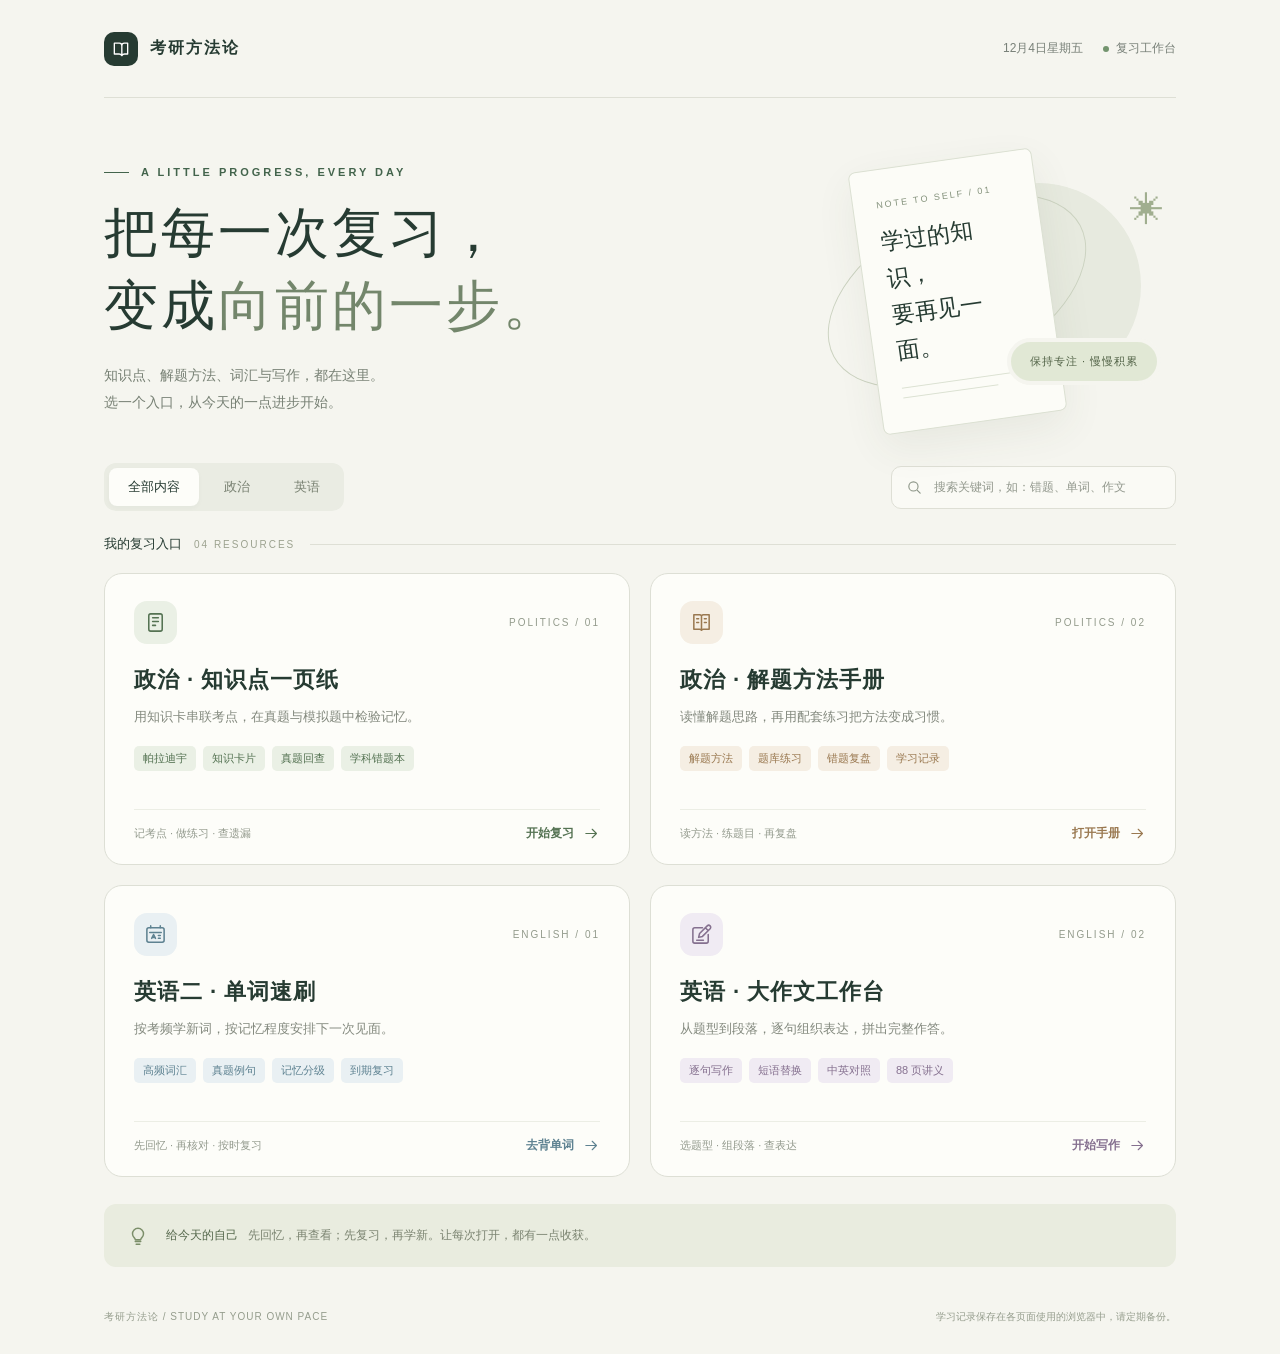
<file: index.html>
<!doctype html>
<html lang="zh-CN">
<head>
  <meta charset="utf-8">
  <meta name="viewport" content="width=device-width, initial-scale=1">
  <meta name="theme-color" content="#f5f5ef">
  <meta name="description" content="考研复习工作台：政治知识点、解题方法、英语二词汇与作文练习。">
  <title>考研方法论 · 复习工作台</title>
  <style>
    :root{--bg:#f5f5ef;--ink:#263b32;--muted:#788078;--line:#dedfd5;--green:#43644c;--paper:#fdfdf9}
    *{box-sizing:border-box}body{margin:0;background:var(--bg);color:var(--ink);font-family:"Segoe UI","Microsoft YaHei",sans-serif;-webkit-font-smoothing:antialiased}
    button,input{font:inherit}button,a,input{-webkit-tap-highlight-color:transparent}a{color:inherit;text-decoration:none}button{cursor:pointer}button:focus-visible,a:focus-visible,input:focus-visible{outline:3px solid #789b76;outline-offset:5px}
    .wrap{max-width:1160px;margin:auto;padding:0 44px}header{height:98px;display:flex;align-items:center;justify-content:space-between;border-bottom:1px solid var(--line)}.brand{display:flex;gap:12px;align-items:center;font-size:16px;font-weight:700;letter-spacing:2px}.brand-icon{height:34px;width:34px;display:grid;place-items:center;background:var(--ink);color:#fff;border-radius:10px}.brand-icon svg{width:20px;height:20px}.header-right{display:flex;align-items:center;gap:20px;font-size:12px;color:var(--muted)}.status{display:flex;align-items:center;gap:7px}.dot{height:6px;width:6px;border-radius:50%;background:#73946e}
    .hero{padding:68px 0 42px;display:grid;grid-template-columns:1.35fr 1fr;align-items:center;gap:45px}.eyebrow{font-size:11px;letter-spacing:3px;font-weight:600;color:var(--green);display:flex;align-items:center;gap:12px}.eyebrow:before{content:"";width:25px;height:1px;background:var(--green)}h1{font-family:"Songti SC","SimSun",serif;font-weight:500;font-size:54px;letter-spacing:3px;line-height:1.35;margin:19px 0 19px}h1 span{color:#73866b}.intro{color:#778074;font-size:14px;line-height:1.95;margin:0}.hero-art{height:226px;position:relative;display:flex;align-items:center;justify-content:center}.orb{width:205px;height:205px;border-radius:50%;background:#e7eadf;position:absolute;right:35px;top:5px}.orbit{position:absolute;width:280px;height:160px;border:1px solid #ccd3c1;transform:rotate(-28deg);border-radius:50%}.art-note{z-index:1;background:#fcfcf7;box-shadow:0 15px 40px #3d533213;border:1px solid #dbe0d2;border-radius:7px;width:185px;padding:24px 23px;transform:rotate(-8deg)}.art-note small{font-size:9px;letter-spacing:2px;color:#83917b}.art-note p{font-family:"Songti SC","SimSun",serif;font-size:23px;line-height:1.6;margin:13px 0 17px}.note-line{height:1px;background:#dce2d3;margin:9px 0}.art-label{z-index:2;position:absolute;bottom:19px;right:15px;border-radius:30px;background:#e1e8d5;border:4px solid var(--bg);font-size:11px;padding:12px 19px;letter-spacing:1px;color:#526347}.spark{position:absolute;z-index:3;top:13px;right:12px;font-size:34px;color:#a0ae8f}
    .toolbar{display:flex;justify-content:space-between;align-items:center;gap:24px;margin:5px 0 24px}.filters{display:flex;gap:6px;background:#eaece3;padding:5px;border-radius:12px}.filter{border:0;background:transparent;color:#788071;padding:10px 19px;border-radius:8px;font-size:13px}.filter[aria-pressed="true"]{background:var(--paper);color:var(--ink);box-shadow:0 2px 5px #263b3208}.search{position:relative;width:285px;display:flex;align-items:center}.search svg{position:absolute;left:15px;width:17px;height:17px;color:#8c9587}.search input{width:100%;border:1px solid var(--line);border-radius:10px;background:#fafaf5;height:43px;padding:0 35px 0 42px;color:var(--ink);font-size:12px}.search input::placeholder{color:#93998e}
    .grid{display:grid;grid-template-columns:1fr 1fr;gap:20px}.card{--accent:#557353;--tint:#eaf0e5;position:relative;background:var(--paper);border:1px solid #dddfd5;border-radius:18px;padding:27px 29px 22px;transition:transform .2s,border-color .2s,box-shadow .2s;display:flex;flex-direction:column;min-height:292px;overflow:hidden}.card:hover{transform:translateY(-4px);border-color:#a8b79d;box-shadow:0 12px 30px #263b3209}.card[hidden]{display:none}.card-top{display:flex;align-items:center;justify-content:space-between}.icon{display:grid;place-items:center;width:43px;height:43px;border-radius:13px;background:var(--tint);color:var(--accent)}svg{fill:none;stroke:currentColor;stroke-width:1.6;stroke-linecap:round;stroke-linejoin:round}.icon svg{width:23px;height:23px}.category{font-size:10px;letter-spacing:2px;color:#939b8c}.card h2{font-size:22px;font-weight:600;letter-spacing:1px;margin:21px 0 10px}.description{font-size:13px;color:#83897e;line-height:1.85;margin:0 0 17px}.tags{display:flex;flex-wrap:wrap;gap:7px;margin-bottom:23px}.tag{font-size:11px;padding:5px 9px;background:var(--tint);color:var(--accent);border-radius:5px}.card-bottom{border-top:1px solid #eceee5;padding-top:15px;margin-top:auto;display:flex;justify-content:space-between;align-items:center}.card-bottom small{font-size:11px;color:#949b8e}.enter{display:flex;align-items:center;gap:9px;font-size:12px;font-weight:600;color:var(--accent)}.enter svg{width:17px;height:17px;transition:transform .2s}.card:hover .enter svg{transform:translateX(4px)}.methods{--accent:#9a7951;--tint:#f5eee3}.words{--accent:#5e8291;--tint:#e9f0f3}.writing{--accent:#85708f;--tint:#f0ebf3}
    .section-title{display:flex;gap:12px;align-items:center;margin:0 0 20px}.section-title h2{font-size:13px;font-weight:500;margin:0}.section-title span{color:#9ca28f;font-size:10px;letter-spacing:2px}.section-title:after{content:"";height:1px;background:var(--line);flex:1;margin-left:3px}.empty{text-align:center;padding:55px 20px;color:var(--muted);border:1px dashed var(--line);border-radius:16px;font-size:14px}.daily{display:flex;align-items:center;gap:17px;margin-top:27px;padding:20px 23px;border-radius:12px;background:#e9ecdf}.daily-icon{color:#7b8e69;flex-shrink:0;width:22px;height:22px}.daily p{margin:0;font-size:12px;line-height:1.9;color:#7b8471}.daily strong{color:#54674b;font-weight:500;margin-right:10px}footer{display:flex;align-items:center;justify-content:space-between;gap:20px;padding:27px 0 30px;margin-top:16px;font-size:10px;color:#959d8d;letter-spacing:1px}footer span:last-child{letter-spacing:0} .sr-only{position:absolute;width:1px;height:1px;padding:0;margin:-1px;overflow:hidden;clip:rect(0,0,0,0);white-space:nowrap;border:0}
    @media(min-width:1450px){.wrap{padding-top:12px}.hero{padding-top:78px}}
    @media(max-width:760px){.wrap{padding:0 22px}header{height:78px}.header-right .status{display:none}.brand{font-size:14px}.hero{padding:42px 0 31px;grid-template-columns:1fr;gap:0}h1{font-size:43px}.hero-art{display:none}.intro{font-size:13px}.toolbar{gap:15px;align-items:stretch;flex-direction:column}.search{width:100%}.filters{align-self:flex-start}.grid{gap:15px;grid-template-columns:1fr}.card{padding:24px;min-height:280px}.card h2{font-size:21px}.daily{align-items:flex-start;padding:18px}.daily strong{display:block}footer{align-items:flex-start;font-size:9px;line-height:1.8}footer span:last-child{max-width:145px;text-align:right}}
    @media(prefers-reduced-motion:reduce){*{transition:none!important}}
  </style>
</head>
<body>
  <div class="wrap">
    <header>
      <a class="brand" href="./index.html" aria-label="考研方法论首页"><span class="brand-icon"><svg viewBox="0 0 24 24" aria-hidden="true"><path d="M4 5h6a3 3 0 0 1 3 3v12a4 4 0 0 0-4-2H4zM13 8a3 3 0 0 1 3-3h4v13h-3a4 4 0 0 0-4 2"/></svg></span>考研方法论</a>
      <div class="header-right"><time id="date"></time><span class="status"><i class="dot"></i>复习工作台</span></div>
    </header>
    <main>
      <section class="hero" aria-labelledby="welcome">
        <div><div class="eyebrow">A LITTLE PROGRESS, EVERY DAY</div><h1 id="welcome">把每一次复习，<br>变成<span>向前的一步。</span></h1><p class="intro">知识点、解题方法、词汇与写作，都在这里。<br>选一个入口，从今天的一点进步开始。</p></div>
        <div class="hero-art" aria-hidden="true"><div class="orb"></div><div class="orbit"></div><div class="spark">✳</div><div class="art-note"><small>NOTE TO SELF / 01</small><p>学过的知识，<br>要再见一面。</p><div class="note-line"></div><div class="note-line" style="width:70%"></div></div><span class="art-label">保持专注 · 慢慢积累</span></div>
      </section>
      <div class="toolbar">
        <div class="filters" role="group" aria-label="按科目筛选"><button class="filter" type="button" data-filter="all" aria-pressed="true">全部内容</button><button class="filter" type="button" data-filter="politics" aria-pressed="false">政治</button><button class="filter" type="button" data-filter="english" aria-pressed="false">英语</button></div>
        <label class="search"><span class="sr-only">搜索复习内容</span><svg viewBox="0 0 24 24" aria-hidden="true"><circle cx="10.5" cy="10.5" r="6.5"/><path d="m16 16 4 4"/></svg><input id="search" type="search" placeholder="搜索关键词，如：错题、单词、作文" autocomplete="off"></label>
      </div>
      <div class="section-title"><h2>我的复习入口</h2><span id="count" role="status" aria-live="polite">04 RESOURCES</span></div>
      <section class="grid" aria-label="复习页面">
        <a class="card" href="./帕拉迪宇政治一页纸.html" data-subject="politics" data-keywords="政治 帕拉迪宇 一页纸 知识点 马原 史纲 毛中特 新思想 思修 真题 模拟卷 选择题 错题本">
          <div class="card-top"><span class="icon"><svg viewBox="0 0 24 24" aria-hidden="true"><rect x="5" y="3" width="14" height="18" rx="2"/><path d="M9 7h6M9 11h6M9 15h3"/></svg></span><span class="category">POLITICS / 01</span></div>
          <h2>政治 · 知识点一页纸</h2><p class="description">用知识卡串联考点，在真题与模拟题中检验记忆。</p><div class="tags"><span class="tag">帕拉迪宇</span><span class="tag">知识卡片</span><span class="tag">真题回查</span><span class="tag">学科错题本</span></div><div class="card-bottom"><small>记考点 · 做练习 · 查遗漏</small><span class="enter">开始复习 <svg viewBox="0 0 24 24" aria-hidden="true"><path d="M4 12h15m-6-6 6 6-6 6"/></svg></span></div>
        </a>
        <a class="card methods" href="./政治一页纸解题方法手册.html" data-subject="politics" data-keywords="政治 一页纸 解题 方法 手册 技巧 阅读 题库 选择题 错题本 学习记录 备份">
          <div class="card-top"><span class="icon"><svg viewBox="0 0 24 24" aria-hidden="true"><path d="M4 4h6a3 3 0 0 1 2 1 3 3 0 0 1 2-1h6v15h-6a3 3 0 0 0-2 1 3 3 0 0 0-2-1H4zM12 5v15M7 8h2M15 8h2M7 12h2M15 12h2"/></svg></span><span class="category">POLITICS / 02</span></div>
          <h2>政治 · 解题方法手册</h2><p class="description">读懂解题思路，再用配套练习把方法变成习惯。</p><div class="tags"><span class="tag">解题方法</span><span class="tag">题库练习</span><span class="tag">错题复盘</span><span class="tag">学习记录</span></div><div class="card-bottom"><small>读方法 · 练题目 · 再复盘</small><span class="enter">打开手册 <svg viewBox="0 0 24 24" aria-hidden="true"><path d="M4 12h15m-6-6 6 6-6 6"/></svg></span></div>
        </a>
        <a class="card words" href="./英二单词速刷.html" data-subject="english" data-keywords="英语 英语二 英二 单词 词汇 速刷 考频 释义 例句 翻译 记忆 认识 模糊 忘记 间隔复习 到期复习 Leitner">
          <div class="card-top"><span class="icon"><svg viewBox="0 0 24 24" aria-hidden="true"><rect x="3" y="5" width="18" height="15" rx="2"/><path d="M7 5V3M17 5V3M6 10h12M8 16l2-4 2 4m-3-1h2M15 13h2m-2 3h2"/></svg></span><span class="category">ENGLISH / 01</span></div>
          <h2>英语二 · 单词速刷</h2><p class="description">按考频学新词，按记忆程度安排下一次见面。</p><div class="tags"><span class="tag">高频词汇</span><span class="tag">真题例句</span><span class="tag">记忆分级</span><span class="tag">到期复习</span></div><div class="card-bottom"><small>先回忆 · 再核对 · 按时复习</small><span class="enter">去背单词 <svg viewBox="0 0 24 24" aria-hidden="true"><path d="M4 12h15m-6-6 6 6-6 6"/></svg></span></div>
        </a>
        <a class="card writing" href="./英二练习.html" data-subject="english" data-keywords="英语 英语二 英语一 英二 英一 作文 大作文 写作 逐句工作台 句型 短语 替换 中英对照 讲义 图表 段落 字数">
          <div class="card-top"><span class="icon"><svg viewBox="0 0 24 24" aria-hidden="true"><path d="M13 5H5a2 2 0 0 0-2 2v12a2 2 0 0 0 2 2h12a2 2 0 0 0 2-2v-7M9 15l1-4L18 3a2 2 0 0 1 3 3l-8 8zM16 5l3 3M7 18h7"/></svg></span><span class="category">ENGLISH / 02</span></div>
          <h2>英语 · 大作文工作台</h2><p class="description">从题型到段落，逐句组织表达，拼出完整作答。</p><div class="tags"><span class="tag">逐句写作</span><span class="tag">短语替换</span><span class="tag">中英对照</span><span class="tag">88 页讲义</span></div><div class="card-bottom"><small>选题型 · 组段落 · 查表达</small><span class="enter">开始写作 <svg viewBox="0 0 24 24" aria-hidden="true"><path d="M4 12h15m-6-6 6 6-6 6"/></svg></span></div>
        </a>
      </section>
      <p class="empty" id="empty" hidden>没有找到相关内容，试试“政治”“词汇”或“写作”。</p>
      <aside class="daily"><svg class="daily-icon" viewBox="0 0 24 24" aria-hidden="true"><path d="M9 18h6M10 21h4M8 14a6 6 0 1 1 8 0c-1 1-1 2-1 2H9s0-1-1-2Z"/></svg><p><strong>给今天的自己</strong>先回忆，再查看；先复习，再学新。让每次打开，都有一点收获。</p></aside>
    </main>
    <footer><span>考研方法论 / STUDY AT YOUR OWN PACE</span><span>学习记录保存在各页面使用的浏览器中，请定期备份。</span></footer>
  </div>
  <script>
    (()=>{
      const date=document.getElementById('date');
      const now=new Date();
      date.textContent=new Intl.DateTimeFormat('zh-CN',{month:'long',day:'numeric',weekday:'long'}).format(now);
      date.dateTime=[now.getFullYear(),String(now.getMonth()+1).padStart(2,'0'),String(now.getDate()).padStart(2,'0')].join('-');
      let subject='all';
      const search=document.getElementById('search'),cards=[...document.querySelectorAll('.card')],buttons=[...document.querySelectorAll('.filter')];
      const update=()=>{
        const terms=search.value.trim().toLocaleLowerCase().split(/\s+/).filter(Boolean);
        let count=0;
        cards.forEach(card=>{const text=(card.textContent+' '+card.dataset.keywords).toLocaleLowerCase();const show=(subject==='all'||card.dataset.subject===subject)&&terms.every(term=>text.includes(term));card.hidden=!show;if(show)count++});
        document.getElementById('count').textContent=String(count).padStart(2,'0')+' RESOURCES';
        document.getElementById('empty').hidden=count>0;
      };
      buttons.forEach(button=>button.addEventListener('click',()=>{subject=button.dataset.filter;buttons.forEach(item=>item.setAttribute('aria-pressed',String(item===button)));update()}));
      search.addEventListener('input',update);
    })();
  </script>
</body>
</html>
</file>
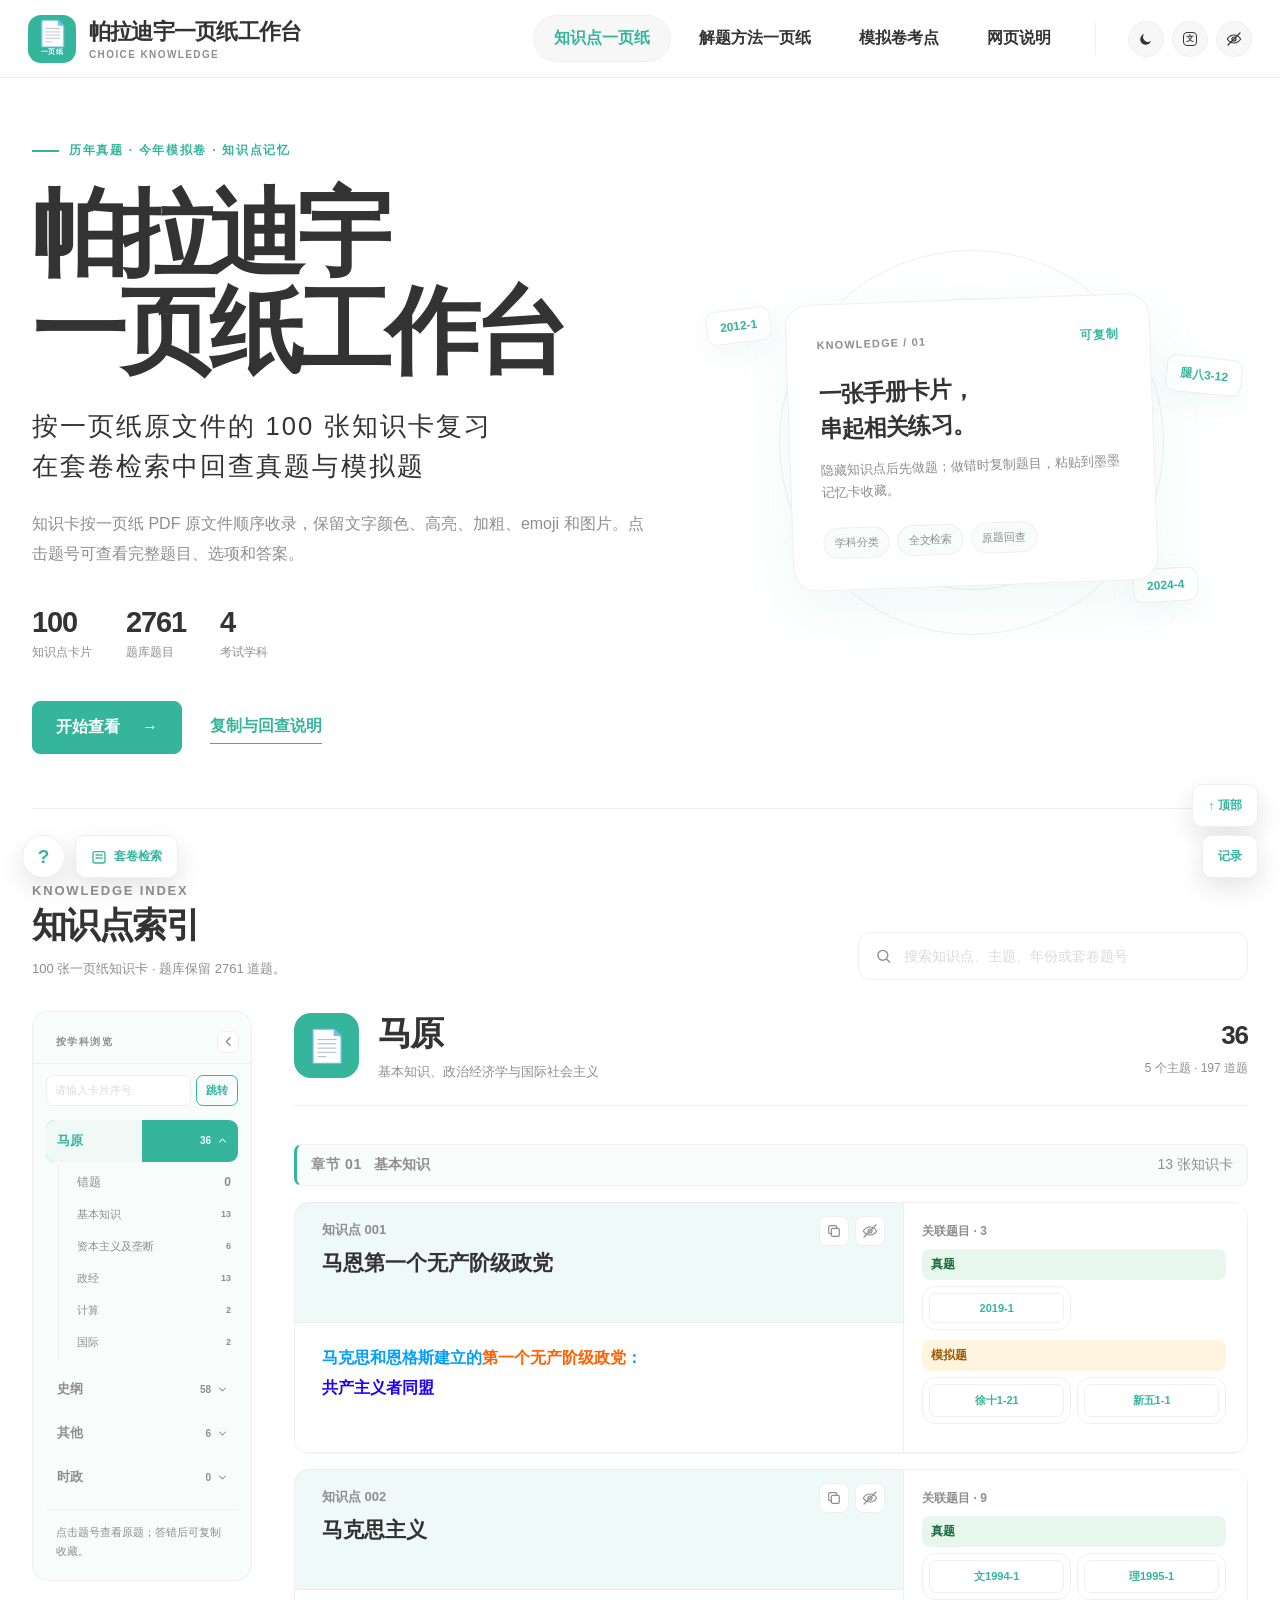
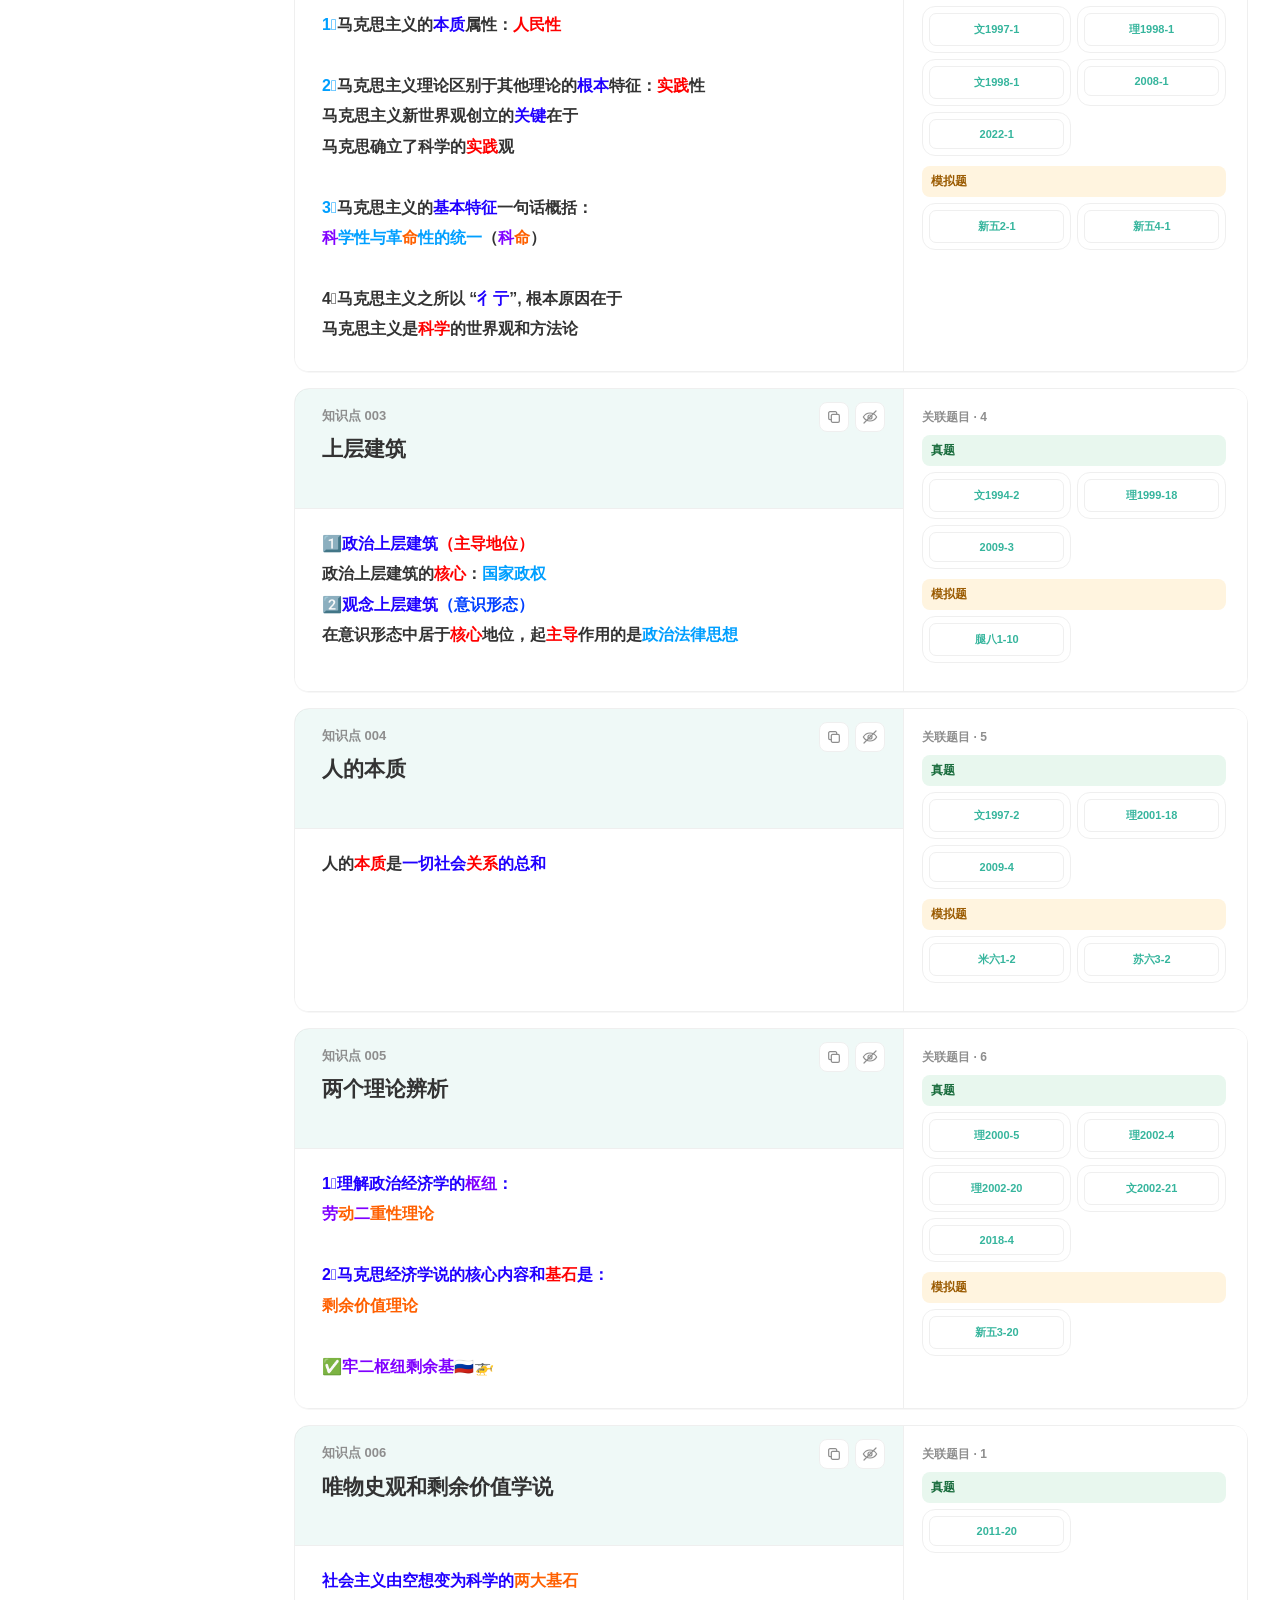
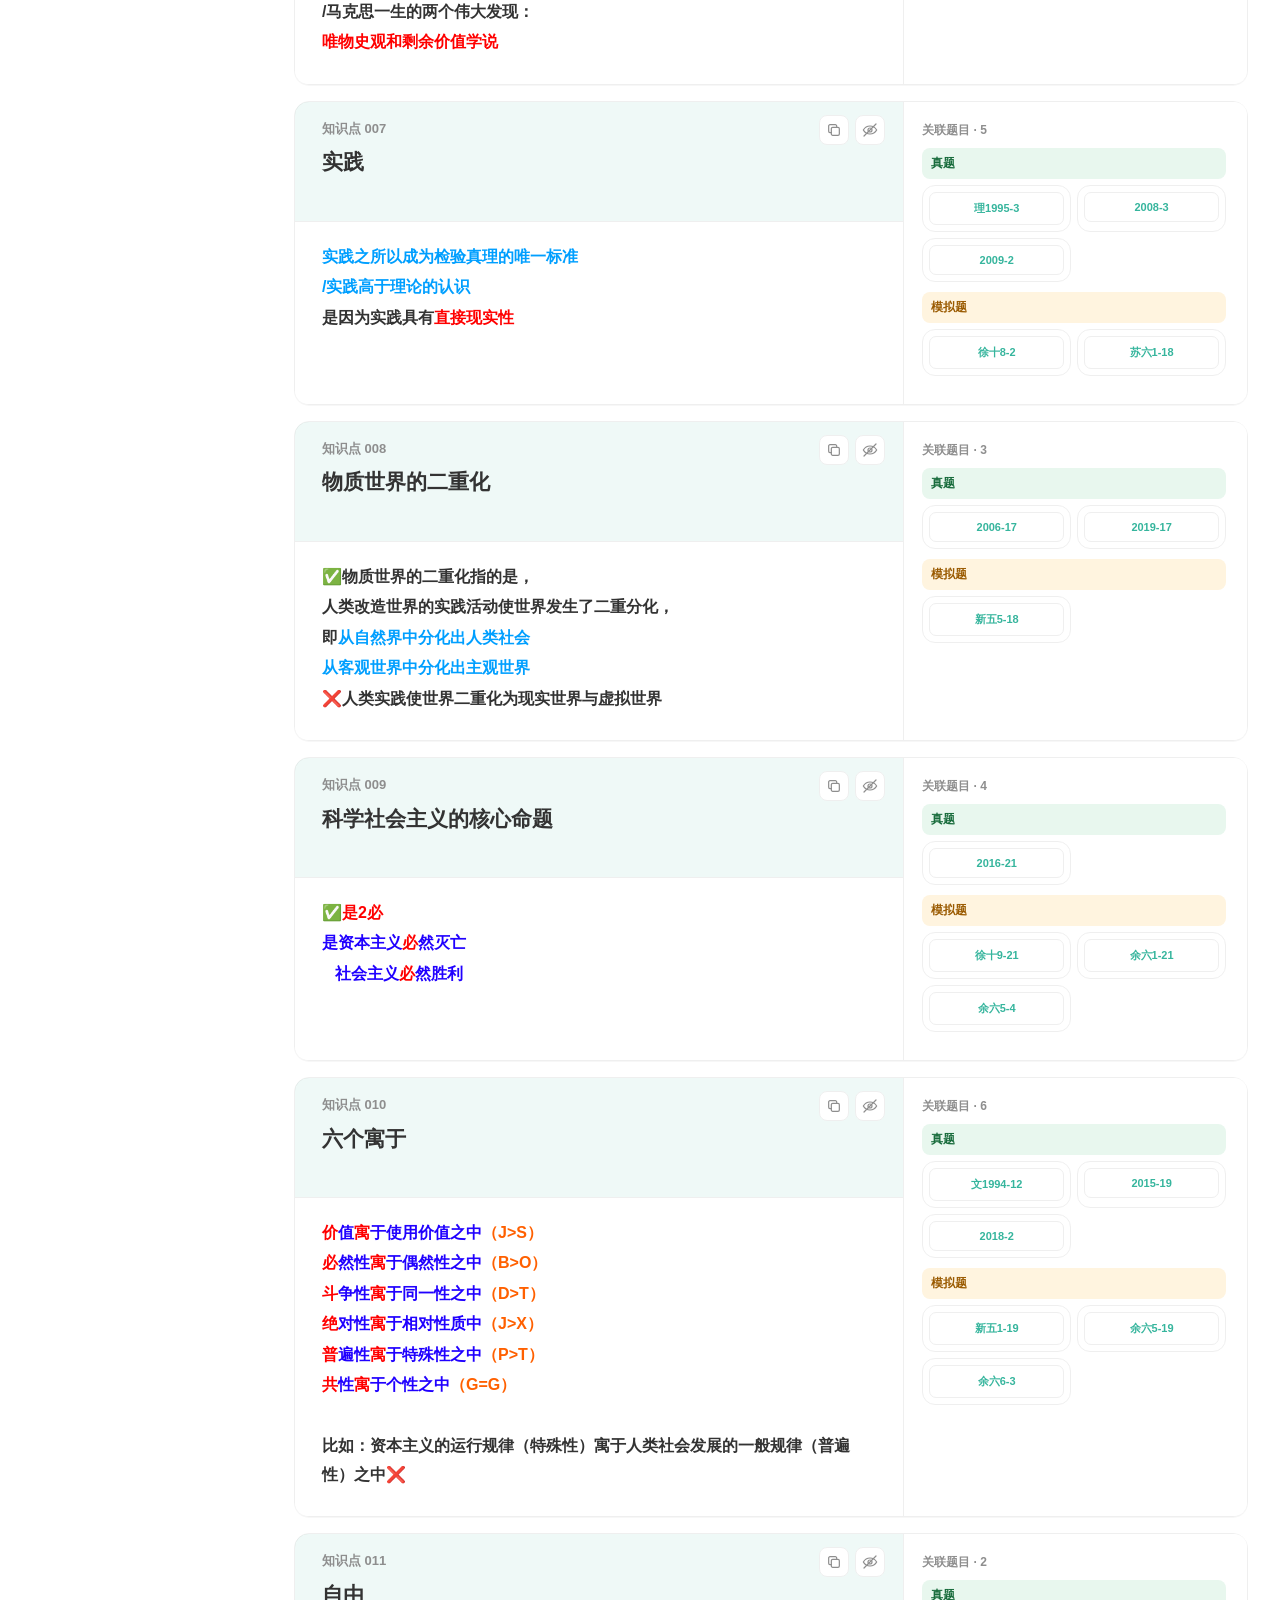
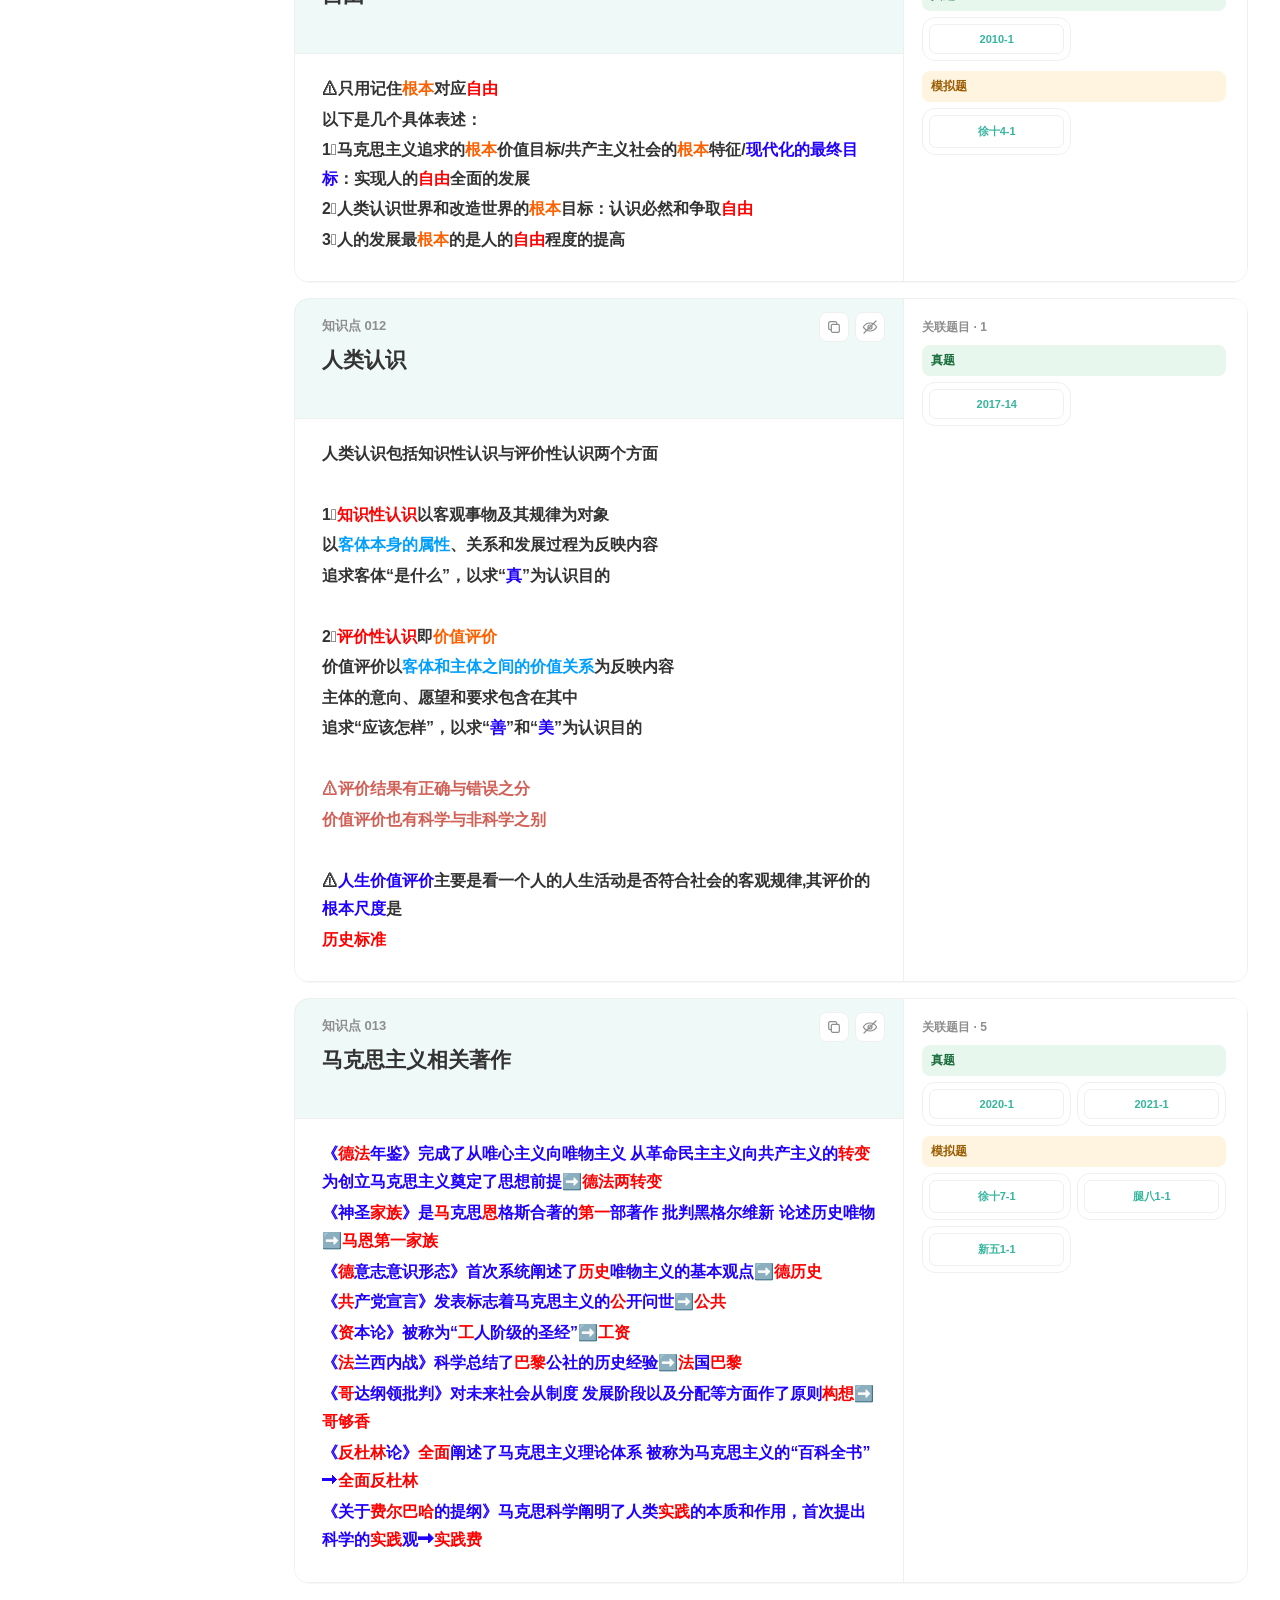
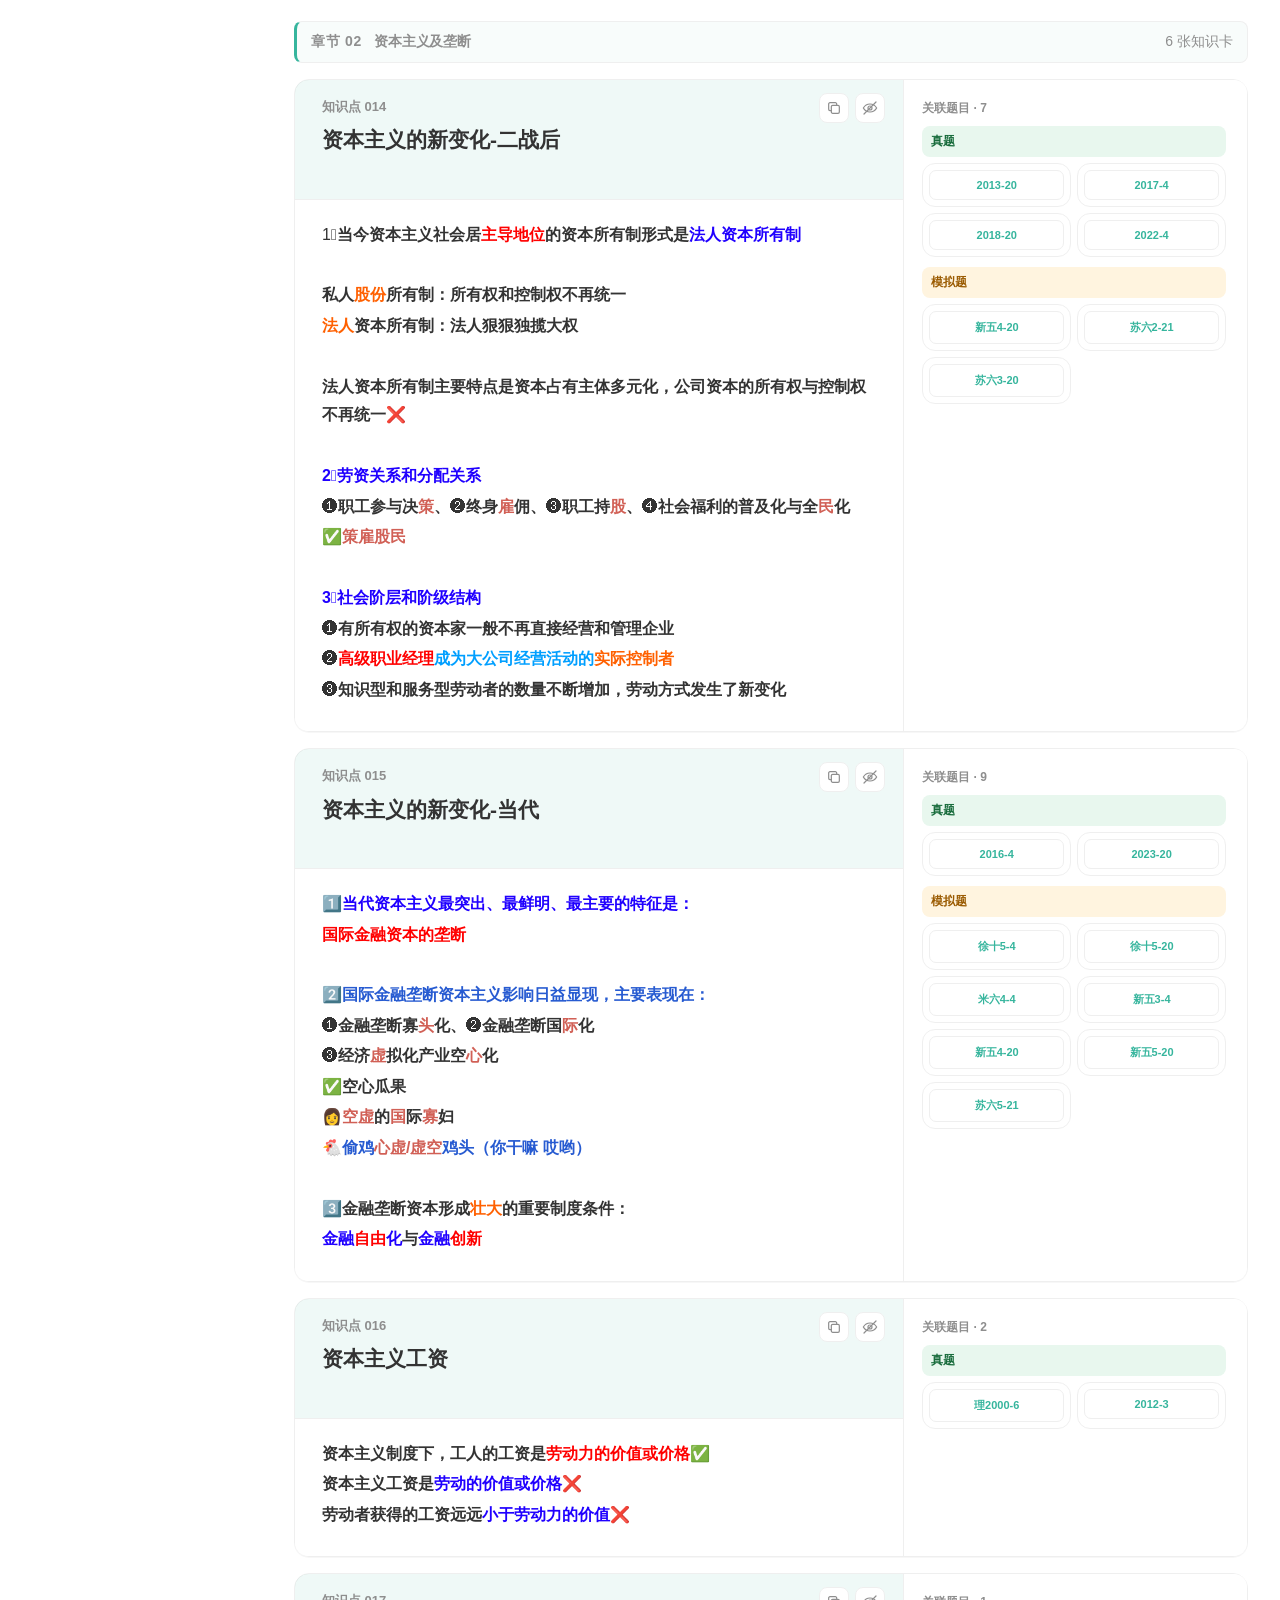
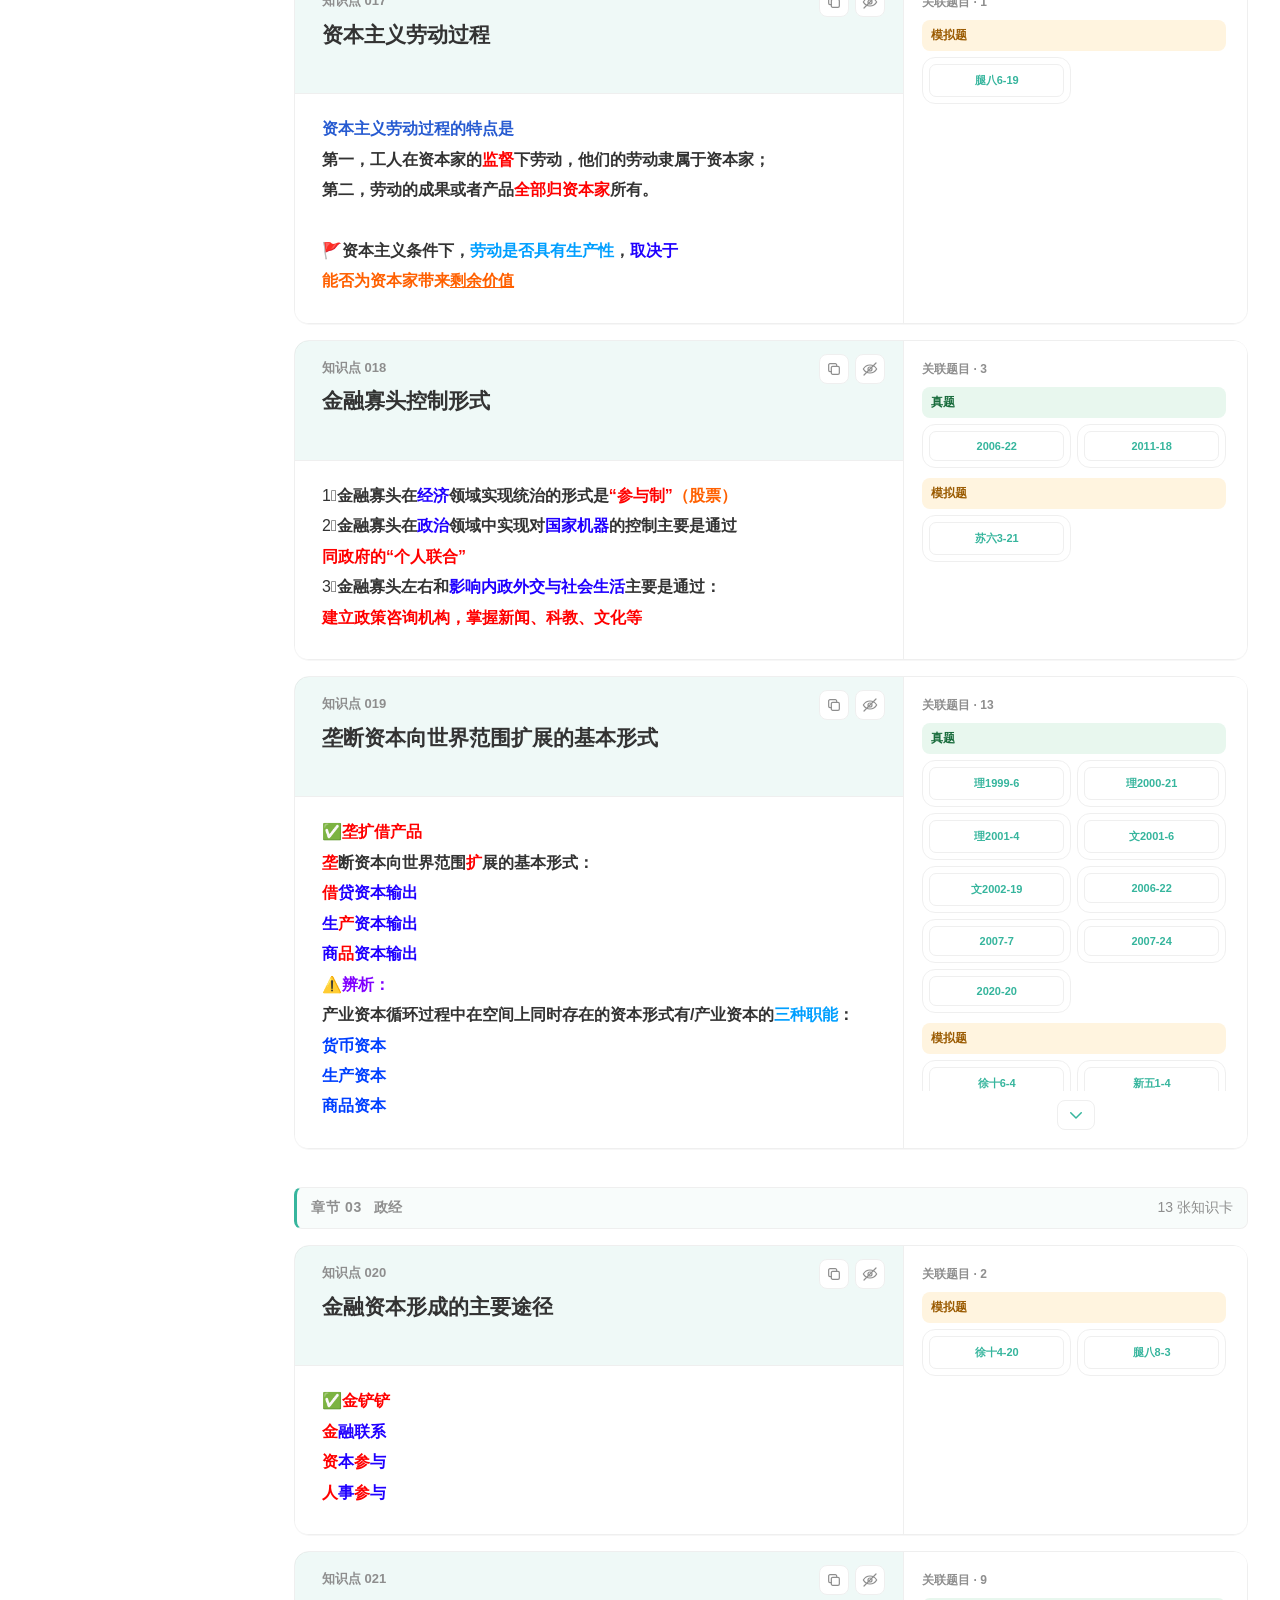
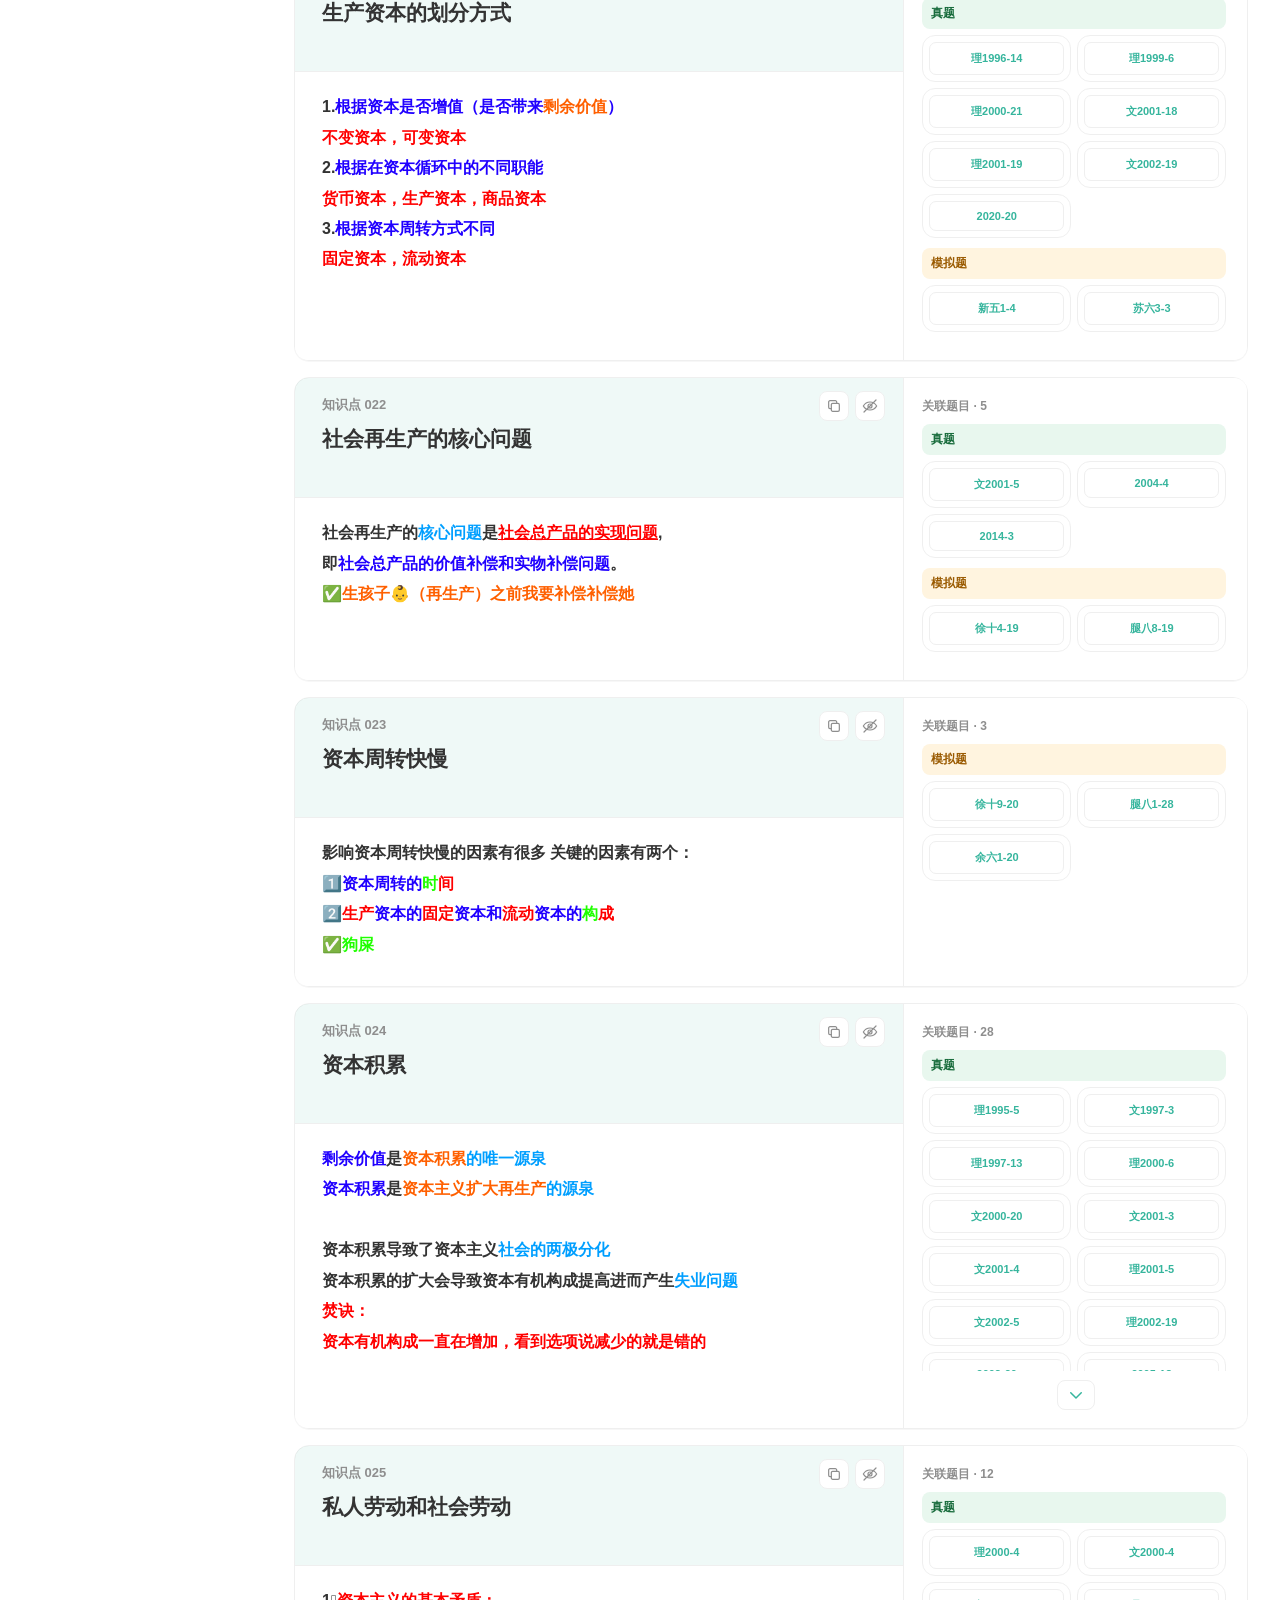
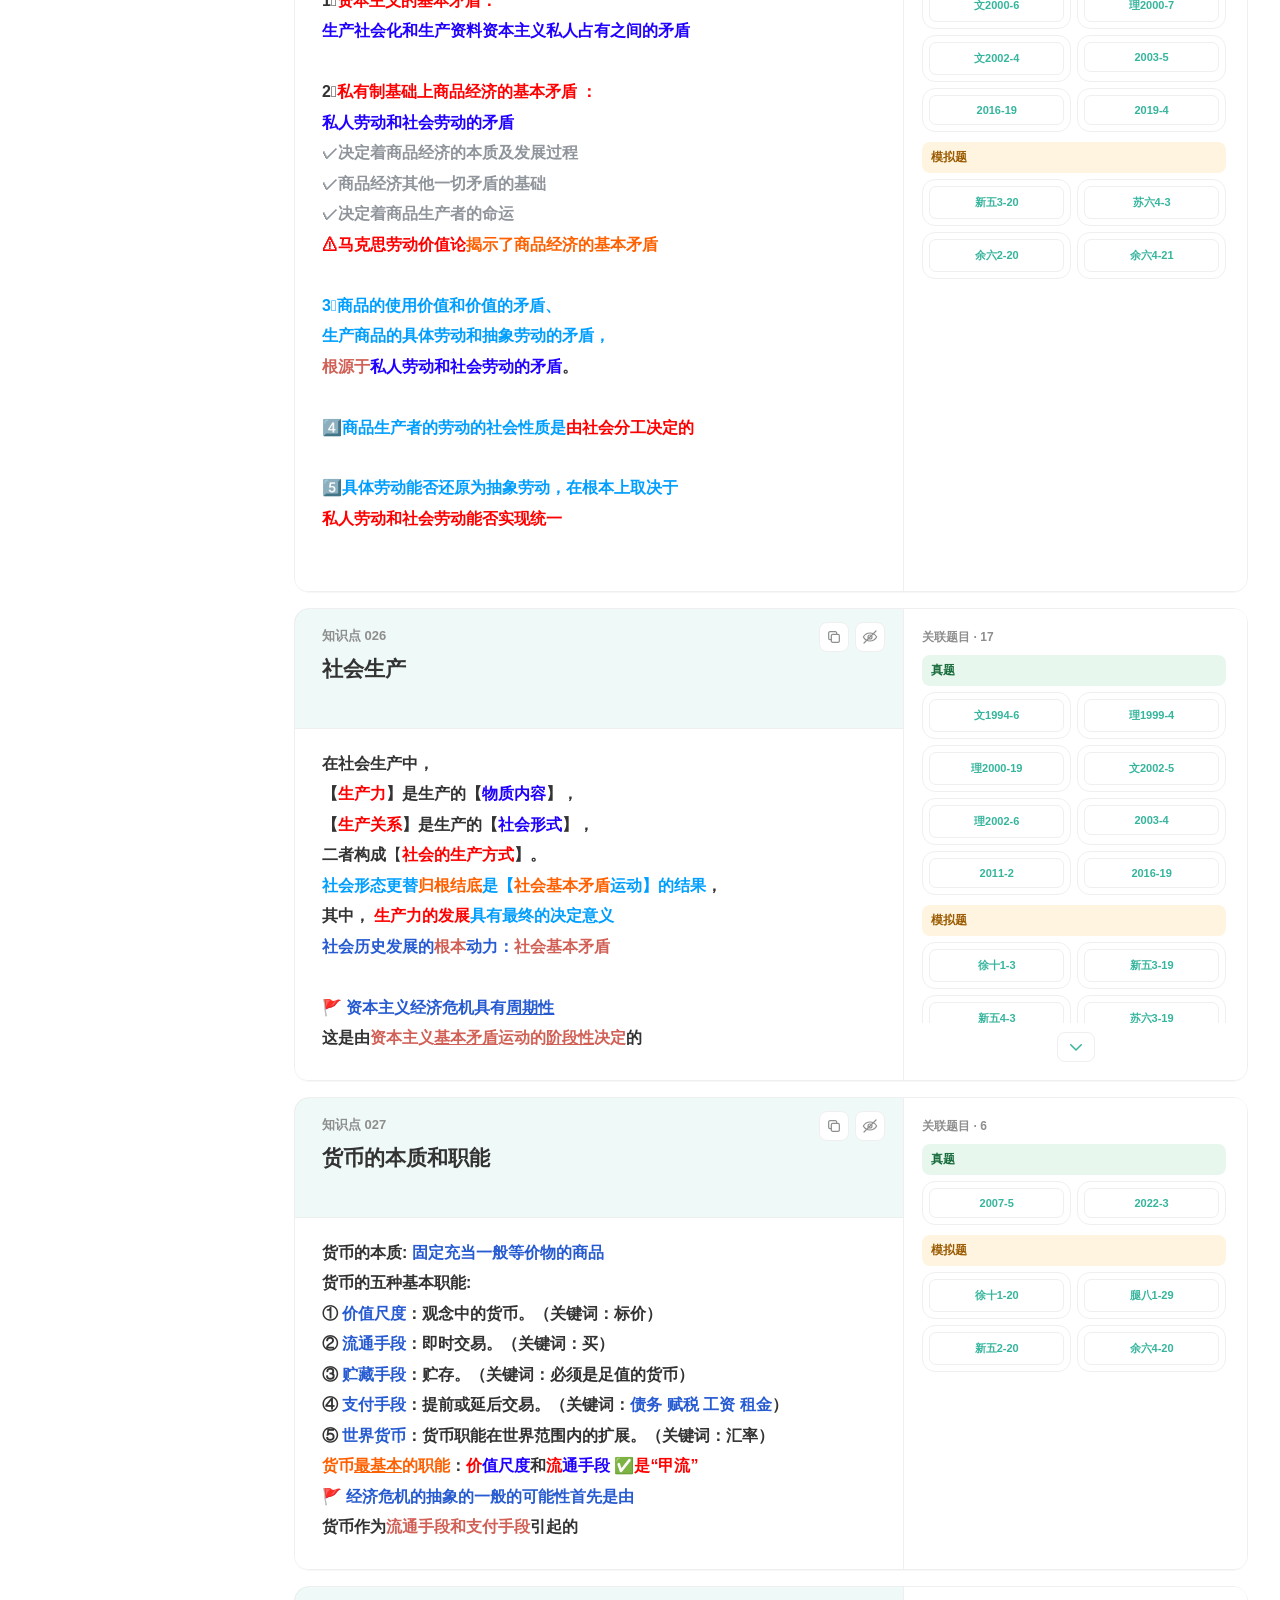
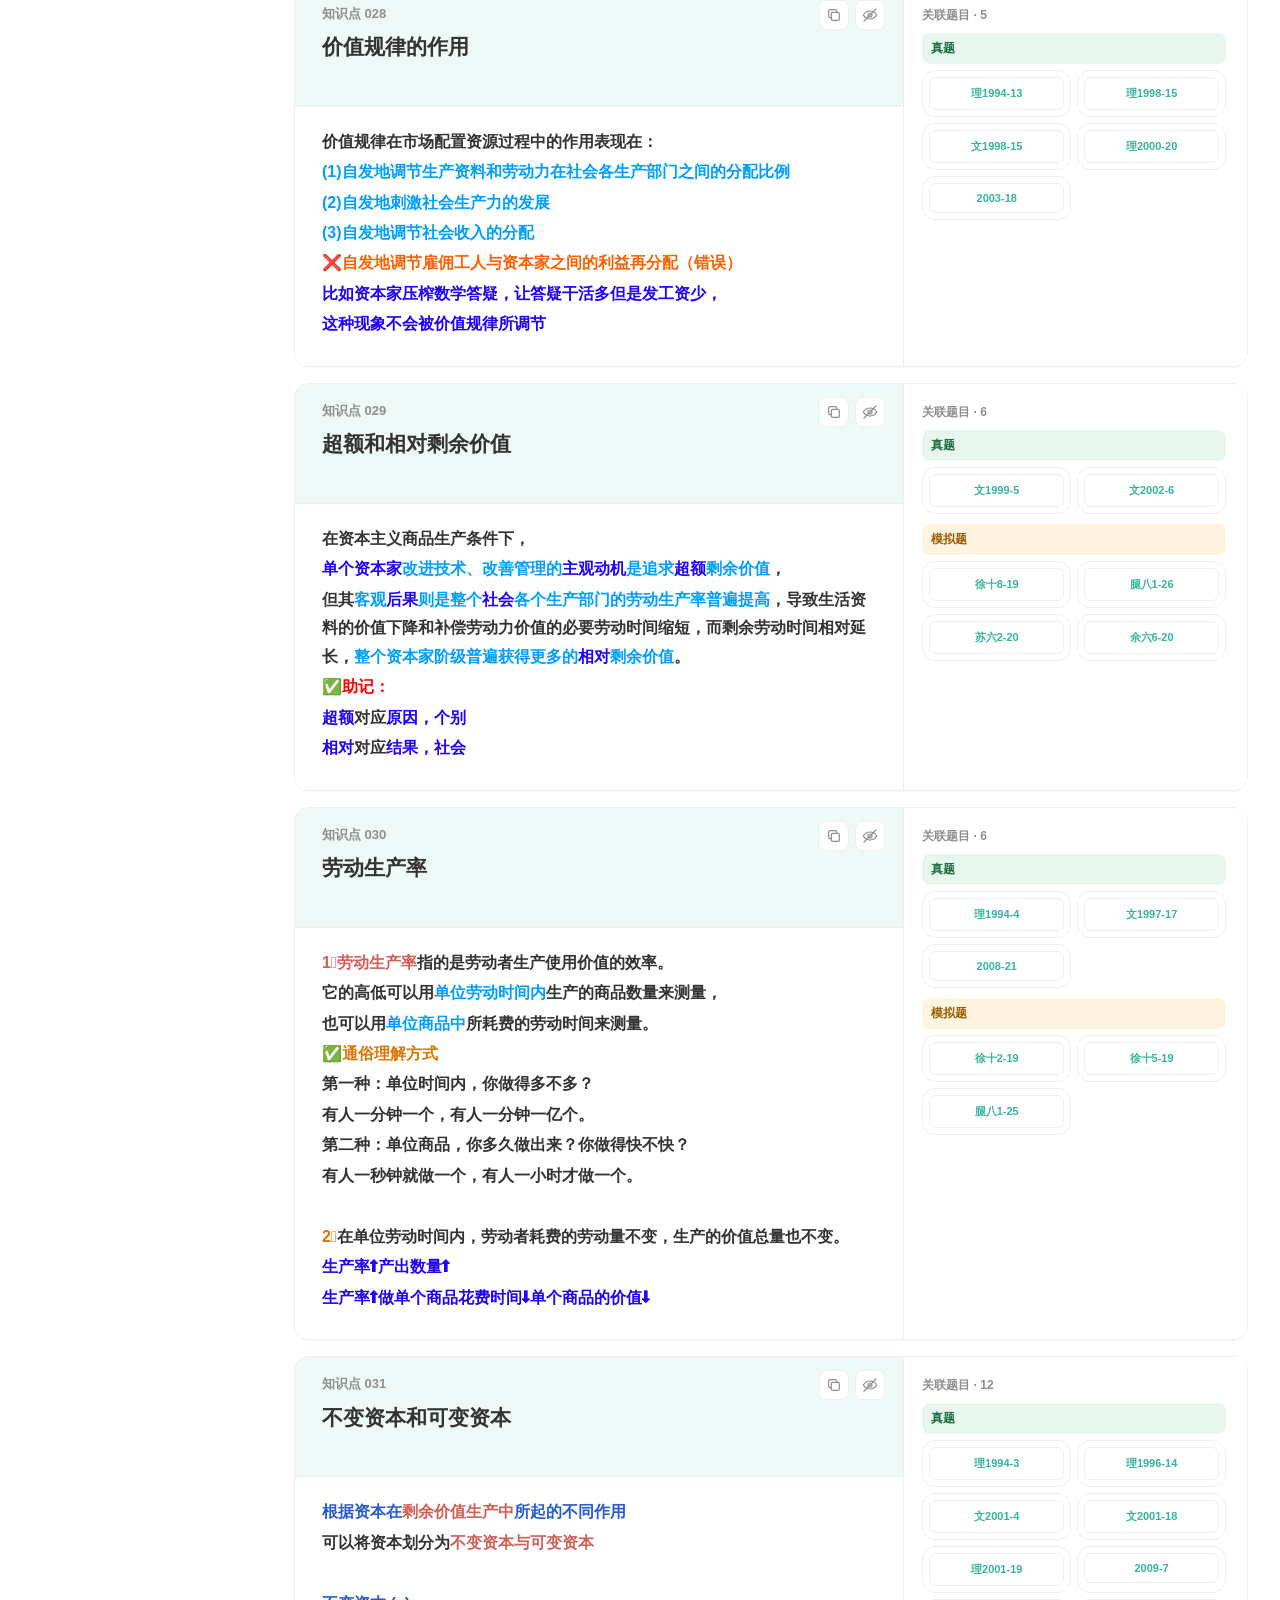
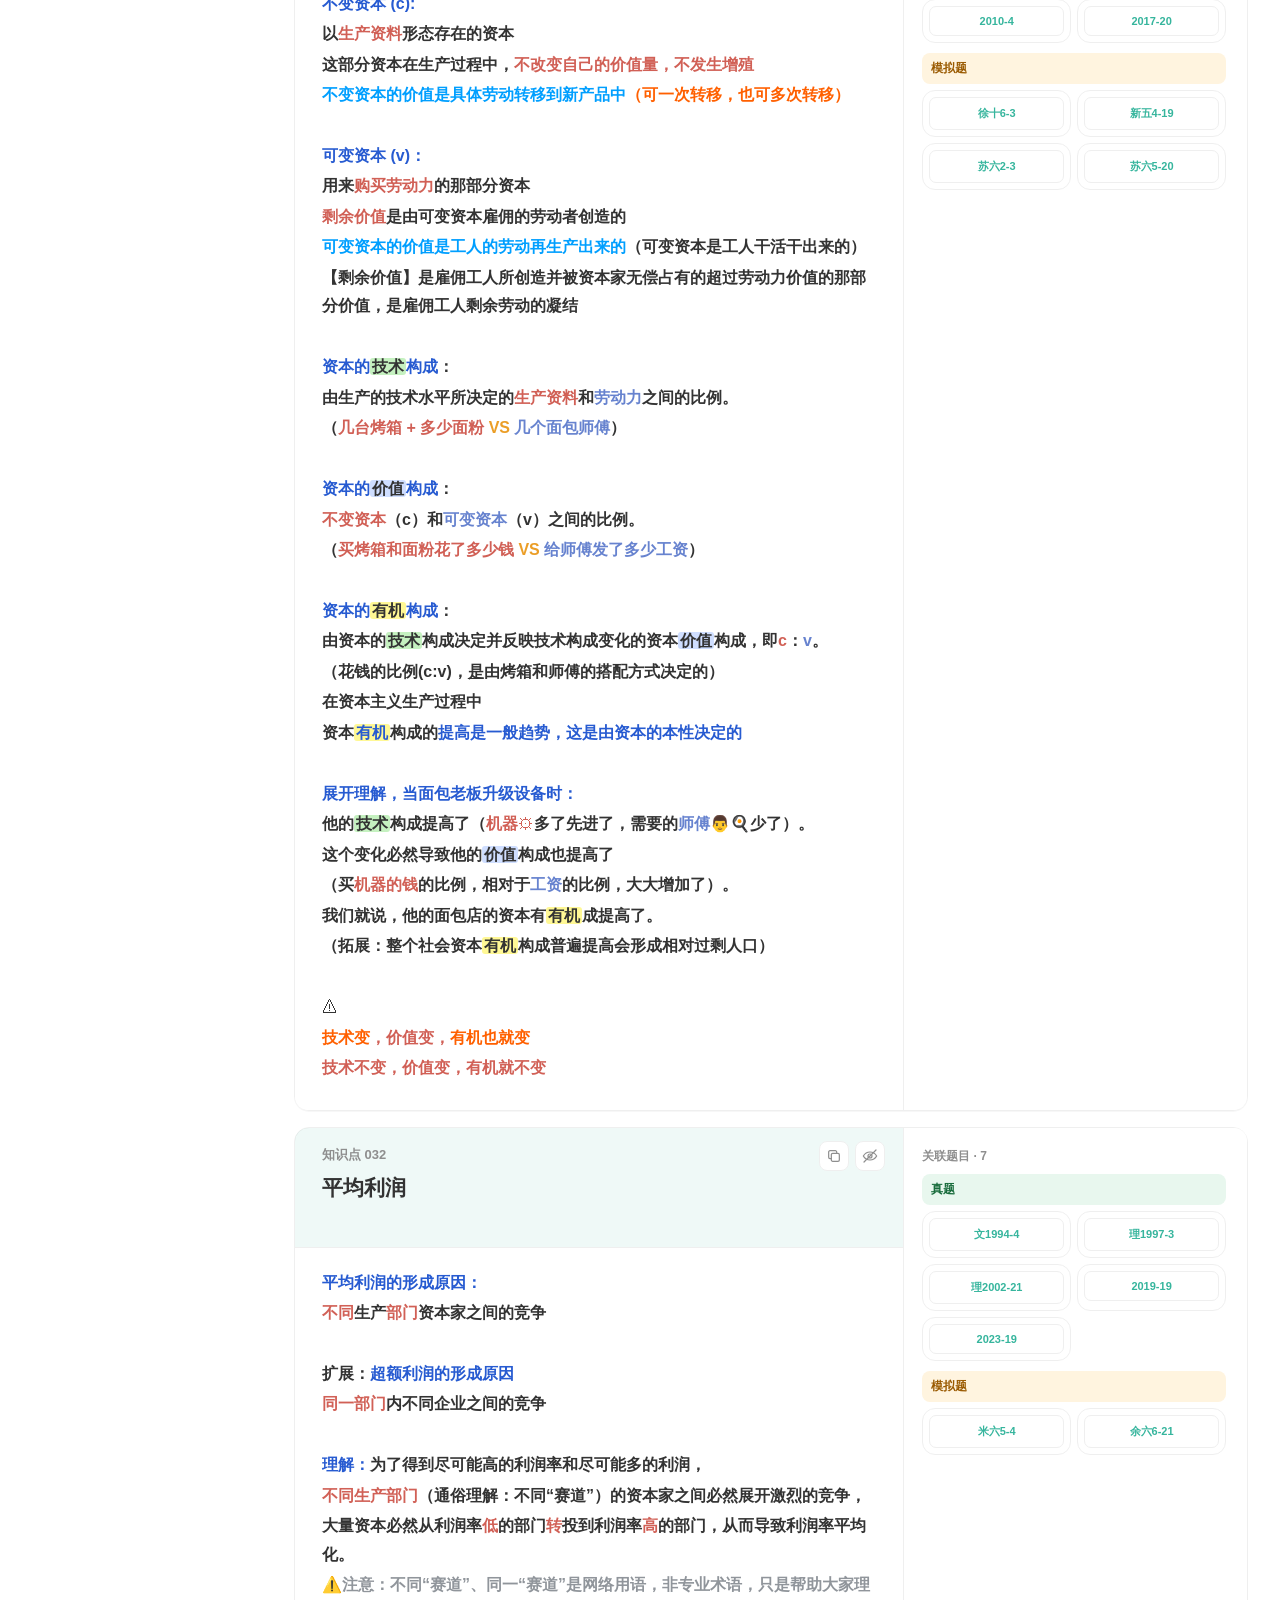
<file: 帕拉迪宇政治一页纸.html>
<!doctype html>
<!-- Offline snapshot of https://www.markji.com/public/one-page.html; built 2026-11-12. -->
<html lang="zh-CN">
  <head>
    <meta charset="utf-8" />
    <meta name="viewport" content="width=device-width,initial-scale=1,viewport-fit=cover" />
    <meta id="theme-color-meta" name="theme-color" content="#FFFFFF" />
    <title>帕拉迪宇一页纸工作台</title>
    <link
      rel="icon"
      type="image/svg+xml"
      href="data:image/svg+xml,%3Csvg xmlns='http://www.w3.org/2000/svg' viewBox='0 0 48 48'%3E%3Crect width='48' height='48' rx='13' fill='%2336B59D'/%3E%3Ctext x='24' y='30' text-anchor='middle' font-size='25'%3E📄%3C/text%3E%3Ctext x='24' y='42' text-anchor='middle' fill='white' font-family='Kaiti SC,STKaiti,serif' font-size='7'%3E一页纸%3C/text%3E%3C/svg%3E"
    />
    <script src="./one-page/theme.js"></script>
    <link rel="stylesheet" href="./one-page/styles.css" />
    <link rel="stylesheet" href="./one-page/wrong-notebook.css" />
    <link rel="stylesheet" href="./one-page/page-info.css" />
  </head>
  <body>
    <header class="topbar">
      <a class="brand" href="#top" aria-label="返回顶部">
        <span class="brand-mark"> <span class="brand-mark-main">📄</span><small>一页纸</small> </span>
        <span class="brand-copy">帕拉迪宇一页纸工作台<small>CHOICE KNOWLEDGE</small></span>
      </a>
      <div class="topbar-actions">
        <nav class="view-switch" aria-label="工作台视图切换">
          <a id="view-workbench" href="?view=workbench#knowledge"
            ><span class="nav-full">知识点一页纸</span><span class="nav-short">知识点</span></a
          >
          <button id="view-method" type="button" data-qr-dialog="method">
            <span class="nav-full">解题方法一页纸</span><span class="nav-short">解题方法</span>
          </button>
          <a id="view-simulation" href="?view=simulation#knowledge"
            ><span class="nav-full">模拟卷考点</span><span class="nav-short">模拟考点</span></a
          >
          <button id="view-page-info" type="button" aria-haspopup="dialog" aria-controls="page-info-dialog" aria-expanded="false">网页说明</button>
        </nav>
        <span class="topbar-divider" aria-hidden="true"></span>
        <button
          class="theme-toggle"
          id="theme-toggle"
          type="button"
          aria-label="切换到夜间模式"
          aria-pressed="false"
          title="切换到夜间模式"
        >
          <span class="theme-toggle-moon" aria-hidden="true"
            ><svg viewBox="0 0 24 24"><path d="M20.7 15.2A8.5 8.5 0 0 1 8.8 3.3 9.5 9.5 0 1 0 20.7 15.2Z" /></svg
          ></span>
          <span class="theme-toggle-sun" aria-hidden="true"
            ><svg viewBox="0 0 24 24">
              <circle cx="12" cy="12" r="4.5" />
              <path
                d="M11 1h2v3h-2V1Zm0 19h2v3h-2v-3ZM1 11h3v2H1v-2Zm19 0h3v2h-3v-2ZM4.22 2.8l2.12 2.12-1.42 1.42L2.8 4.22 4.22 2.8Zm13.44 14.86 2.12 2.12-1.42 1.42-2.12-2.12 1.42-1.42ZM2.8 19.78l2.12-2.12 1.42 1.42-2.12 2.12-1.42-1.42ZM17.66 4.92l2.12-2.12 1.42 1.42-2.12 2.12-1.42-1.42Z"
              /></svg
          ></span>
        </button>
        <button
          class="card-text-toggle"
          id="card-text-toggle"
          type="button"
          aria-label="将知识点卡片文字切换为黑白色"
          aria-pressed="false"
          title="将知识点卡片文字切换为黑白色"
        >
          <span class="card-text-toggle-icon" aria-hidden="true">文</span>
        </button>
        <button
          class="all-card-toggle"
          id="all-card-toggle"
          type="button"
          aria-label="隐藏所有知识点卡片"
          aria-pressed="false"
          title="隐藏所有知识点卡片"
        >
          <svg viewBox="0 0 24 24" aria-hidden="true">
            <path d="M2 12c2.4-3.8 5.7-6 10-6s7.6 2.2 10 6c-2.4 3.8-5.7 6-10 6S4.4 15.8 2 12Z" />
            <circle cx="12" cy="12" r="3" />
            <path class="eye-slash" d="M3 21 21 3" />
          </svg>
        </button>
        <span class="total-badge" id="total-badge"></span>
      </div>
    </header>

    <div class="help-fab-wrap">
      <button
        class="help-fab"
        id="help-toggle"
        type="button"
        aria-label="帮助与说明"
        aria-expanded="false"
        aria-controls="help-menu"
      >
        ?
      </button>
      <div class="help-menu" id="help-menu" hidden>
        <a href="https://markji.discourse.group/t/topic/1225" target="_blank" rel="noopener noreferrer"
          ><span aria-hidden="true">📥</span>错题导入说明书</a
        >
        <a href="https://space.bilibili.com/3747575708518773" target="_blank" rel="noopener noreferrer"
          ><span aria-hidden="true">▶</span>工作台讲解视频</a
        >
        <button type="button" data-qr-dialog="timeline"><span aria-hidden="true">🕘</span>史纲互动时间轴</button>
        <a href="https://space.bilibili.com/6536560" target="_blank" rel="noopener noreferrer"
          ><span aria-hidden="true">🎬</span>帕拉迪宇视频课</a
        >
        <a href="https://markji.discourse.group/t/topic/1226" target="_blank" rel="noopener noreferrer"
          ><span aria-hidden="true">🖨</span>打印一页纸资料</a
        >
        <button type="button" data-qr-dialog="pdf"><span aria-hidden="true">📄</span>获取一页纸PDF</button>
        <button type="button" data-qr-dialog="update"><span aria-hidden="true">↻</span>检查工作台更新</button>
      </div>
    </div>
    <button
      class="sheet-fab"
      id="sheet-toggle"
      type="button"
      aria-controls="answer-sheet"
      aria-expanded="false"
      aria-label="套卷检索"
      disabled
    >
      <svg
        class="sheet-fab-icon"
        width="16"
        height="16"
        viewBox="0 0 24 24"
        fill="none"
        stroke="currentColor"
        stroke-width="2"
        stroke-linecap="round"
        stroke-linejoin="round"
        aria-hidden="true"
      >
        <rect x="3" y="4" width="18" height="17" rx="3"></rect>
        <path d="M7.5 9h4M13.5 9h3M7.5 13.5h4M13.5 13.5h3"></path>
      </svg>
      <span>套卷检索</span>
    </button>
    <div id="selection-toolbar" class="selection-toolbar" hidden="" aria-label="文字编辑工具">
      <div class="format-row">
        <span class="format-label">文字格式</span>
        <button type="button" data-format-command="bold" title="加粗">B</button>
        <button type="button" data-format-command="underline" title="下划线"><u>U</u></button>
        <button type="button" data-format-command="unorderedList" title="添加或取消无序列表">• 列表</button>
        <button type="button" data-format-command="removeFormat" title="清除格式">清除</button>
      </div>
      <div class="format-row">
        <span class="format-label">文字颜色</span>
        <button
          type="button"
          class="color-swatch"
          data-format-command="foreColor"
          data-format-color="#e05252"
          style="color: #e05252"
          title="红色文字"
        >
          A
        </button>
        <button
          type="button"
          class="color-swatch"
          data-format-command="foreColor"
          data-format-color="#e89022"
          style="color: #e89022"
          title="橙色文字"
        >
          A
        </button>
        <button
          type="button"
          class="color-swatch"
          data-format-command="foreColor"
          data-format-color="#d4a917"
          style="color: #d4a917"
          title="黄色文字"
        >
          A
        </button>
        <button
          type="button"
          class="color-swatch"
          data-format-command="foreColor"
          data-format-color="#2fb69d"
          style="color: #2fb69d"
          title="绿色文字"
        >
          A
        </button>
        <button
          type="button"
          class="color-swatch"
          data-format-command="foreColor"
          data-format-color="#1546c9"
          style="color: #1546c9"
          title="蓝色文字"
        >
          A
        </button>
        <button
          type="button"
          class="color-swatch"
          data-format-command="foreColor"
          data-format-color="#8057c6"
          style="color: #8057c6"
          title="紫色文字"
        >
          A
        </button>
        <button
          type="button"
          class="color-swatch"
          data-format-command="foreColor"
          data-format-color="#344863"
          style="color: #344863"
          title="默认文字颜色"
        >
          A
        </button>
      </div>
      <div class="format-row">
        <span class="format-label">背景高亮</span>
        <button
          type="button"
          class="color-swatch"
          data-format-command="hiliteColor"
          data-format-color="#f6c4c4"
          style="background: #f6c4c4"
          title="红色高亮"
        >
          A
        </button>
        <button
          type="button"
          class="color-swatch"
          data-format-command="hiliteColor"
          data-format-color="#f9dab1"
          style="background: #f9dab1"
          title="橙色高亮"
        >
          A
        </button>
        <button
          type="button"
          class="color-swatch"
          data-format-command="hiliteColor"
          data-format-color="#fff09b"
          style="background: #fff09b"
          title="黄色高亮"
        >
          A
        </button>
        <button
          type="button"
          class="color-swatch"
          data-format-command="hiliteColor"
          data-format-color="#bdeed7"
          style="background: #bdeed7"
          title="绿色高亮"
        >
          A
        </button>
        <button
          type="button"
          class="color-swatch"
          data-format-command="hiliteColor"
          data-format-color="#eaf1ff"
          style="background: #eaf1ff; color: #1546c9"
          title="蓝色高亮"
        >
          A
        </button>
        <button
          type="button"
          class="color-swatch"
          data-format-command="hiliteColor"
          data-format-color="#e3d7f5"
          style="background: #e3d7f5"
          title="紫色高亮"
        >
          A
        </button>
        <button
          type="button"
          class="color-swatch"
          data-format-command="hiliteColor"
          data-format-color="#e4e6ea"
          style="background: #e4e6ea"
          title="灰色高亮"
        >
          A
        </button>
      </div>
    </div>

    <main id="top">
      <section class="hero">
        <div class="hero-copy">
          <div class="eyebrow">历年真题 · 今年模拟卷 · 知识点记忆</div>
          <h1>帕拉迪宇<br />一页纸工作台</h1>
          <div class="hero-deck" id="hero-deck">
            按一页纸原文件的 100 张知识卡复习<br />在套卷检索中回查真题与模拟题
          </div>
          <p id="hero-description">
            知识卡按一页纸 PDF 原文件顺序收录，保留文字颜色、高亮、加粗、emoji
            和图片。点击题号可查看完整题目、选项和答案。
          </p>
          <div class="hero-stats">
            <div class="stat"><strong id="stat-points"></strong><span>知识点卡片</span></div>
            <div class="stat"><strong id="stat-questions"></strong><span>题库题目</span></div>
            <div class="stat"><strong id="stat-subjects"></strong><span>考试学科</span></div>
          </div>
          <div class="hero-actions">
            <a class="primary-btn" href="#knowledge">开始查看 <span>→</span></a>
            <a class="secondary-link" href="#guide">复制与回查说明</a>
          </div>
        </div>
        <div class="hero-art" aria-hidden="true">
          <div class="orbit"></div>
          <div class="floating-chip chip-a">2012-1</div>
          <div class="floating-chip chip-b">腿八3-12</div>
          <div class="floating-chip chip-c">2024-4</div>
          <div class="hero-card">
            <div class="hero-card-top"><span>KNOWLEDGE / 01</span><b>可复制</b></div>
            <h2>一张手册卡片，<br />串起相关练习。</h2>
            <p>隐藏知识点后先做题；做错时复制题目，粘贴到墨墨记忆卡收藏。</p>
            <div class="hero-card-tags"><span>学科分类</span><span>全文检索</span><span>原题回查</span></div>
          </div>
        </div>
      </section>

      <section class="workspace" id="knowledge">
        <div class="workspace-intro">
          <div>
            <p class="section-kicker">KNOWLEDGE INDEX</p>
            <h2>知识点索引</h2>
            <p id="snapshot-note"></p>
          </div>
          <label class="search-box" id="search-box">
            <svg width="17" height="17" viewBox="0 0 24 24" fill="none" aria-hidden="true">
              <circle cx="11" cy="11" r="7" stroke="currentColor" stroke-width="2"></circle>
              <path d="m16.5 16.5 4 4" stroke="currentColor" stroke-width="2" stroke-linecap="round"></path>
            </svg>
            <input
              id="search-input"
              type="search"
              autocomplete="off"
              placeholder="搜索知识点、主题、年份或套卷题号"
              disabled
            />
            <button class="search-clear" id="search-clear" type="button" aria-label="清除搜索">×</button>
          </label>
        </div>

        <div class="workbench-loading" id="workbench-loading" role="status" aria-live="polite">
          <p id="workbench-loading-message">正在加载知识点和题库…</p>
          <button class="primary-btn" id="workbench-retry" type="button" hidden>重新加载</button>
          <noscript>请启用 JavaScript 后刷新页面。</noscript>
        </div>
        <nav class="mobile-nav" id="mobile-nav" aria-label="学科导航"></nav>
        <form class="mobile-card-jump card-jump" id="mobile-card-jump">
          <input
            type="text"
            inputmode="search"
            enterkeyhint="search"
            autocomplete="off"
            placeholder="请输入卡片序号或关键词"
            aria-label="卡片序号或关键词"
          /><button type="submit">跳转</button>
        </form>
        <div class="content-grid" hidden>
          <aside class="side-nav" id="side-nav" aria-label="学科导航">
            <div class="side-nav-label">
              <span>按学科浏览</span>
              <button
                class="side-nav-toggle"
                id="side-nav-toggle"
                type="button"
                aria-expanded="true"
                aria-label="收起学科导航"
              >
                <svg
                  width="13"
                  height="13"
                  viewBox="0 0 24 24"
                  fill="none"
                  stroke="currentColor"
                  stroke-width="2.4"
                  stroke-linecap="round"
                  stroke-linejoin="round"
                  aria-hidden="true"
                >
                  <path d="M15 5l-7 7 7 7"></path>
                </svg>
              </button>
            </div>
            <form class="card-jump" id="card-jump">
              <input
                id="card-jump-input"
                type="text"
                inputmode="numeric"
                pattern="[0-9]+"
                placeholder="请输入卡片序号"
                aria-label="卡片序号"
              /><button type="submit">跳转</button>
            </form>
          </aside>
          <div id="subjects"></div>
          <div class="empty" id="empty">
            <strong>没有找到对应知识点</strong>
            请尝试更短的关键词，或搜索“2012”“实践”“法治”等内容。
          </div>
        </div>
      </section>

      <section class="workspace" id="guide" style="padding-top: 0; max-width: 980px">
        <p class="section-kicker">HOW IT WORKS</p>
        <h2 style="font-size: 32px; letter-spacing: -0.04em; margin: 0 0 18px">使用方式</h2>
        <p style="color: #506a7b; line-height: 1.9; font-size: 14px">
          顶部可切换“知识点一页纸”“解题方法一页纸”和“模拟卷考点”。点知识卡右上角眼睛按钮可遮住正文，先做题再核对；题目答错后可复制或导出为墨墨记忆卡格式，及时保存到墨墨记忆卡
          APP。知识卡右上角的复制按钮只复制知识点正文，不附带题目链接。套卷检索用于回查真题和模拟题；左下角问号提供保存方法、讲解视频和后续更新入口。错题保存在当前浏览器，可在学科下的「错题」中复习；本次作答统计刷新后重置。
        </p>
      </section>
    </main>

    <footer class="footer">
      <span id="footer-description">知识卡来源：27 考研政治一页纸 MarginNote 原文件 · 题目来源：原仪表盘</span>
      <span id="footer-source"></span>
    </footer>

    <div class="corner-tools">
      <button id="back-to-top" class="back-to-top" type="button" aria-label="滚动到顶部" title="顶部"><span aria-hidden="true">↑</span> 顶部</button>
      <aside class="record-widget collapsed" id="record-widget" aria-label="做题记录" hidden>
        <div class="record-widget-head">
          <strong>做题记录</strong
          ><button id="record-collapse" type="button" aria-label="关闭做题记录">
            <svg viewBox="0 0 12 12" aria-hidden="true"><path d="M2 2 10 10M10 2 2 10" /></svg>
          </button>
        </div>
        <div class="record-widget-stats">
          <span>做题数</span><b id="record-total">0</b><span>做对数</span><b id="record-right">0</b><span>做错数</span
          ><b id="record-wrong">0</b>
        </div>
        <button class="record-export" id="record-export" type="button">一键导出所有错题</button>
        <p class="record-export-tip">本次作答统计刷新后重置，错题本仍保留</p>
        <button class="record-expand" id="record-expand" type="button" aria-label="展开做题记录">记录</button>
      </aside>
    </div>

    <section class="answer-sheet" id="answer-sheet" aria-label="套卷检索" aria-hidden="true">
      <header class="sheet-head" id="sheet-head">
        <svg
          class="sheet-head-icon"
          width="15"
          height="15"
          viewBox="0 0 24 24"
          fill="none"
          stroke="currentColor"
          stroke-width="2"
          stroke-linecap="round"
          stroke-linejoin="round"
          aria-hidden="true"
        >
          <rect x="3" y="4" width="18" height="17" rx="3"></rect>
          <path d="M7.5 9h4M13.5 9h3M7.5 13.5h4M13.5 13.5h3"></path>
        </svg>
        <strong>套卷检索</strong>
        <span class="sheet-sub" id="sheet-sub"></span>
        <form class="sheet-jump" id="sheet-jump" role="search">
          <input
            id="sheet-jump-input"
            type="text"
            inputmode="text"
            autocomplete="off"
            placeholder="输入题号跳转"
            aria-label="输入题号跳转"
          />
          <button type="submit">跳转</button>
        </form>
        <button class="sheet-close" id="sheet-close" type="button" aria-label="收起套卷检索">×</button>
      </header>
      <div class="sheet-picks">
        <label
          ><span>试卷系列</span
          ><select id="paper-family"></select
        ></label>
        <label
          ><span>具体试卷</span
          ><select id="paper-set"></select
        ></label>
      </div>
      <div class="sheet-grid" id="sheet-grid"></div>
      <div class="sheet-bottom">
        <p class="sheet-score" id="sheet-score" hidden></p>
        <p class="answer-record-note" id="sheet-answer-note" hidden>
          错题已保存到当前浏览器的错题本，可在学科下查看；本次作答统计刷新后重置。&nbsp;<a
            href="https://markji.discourse.group/t/topic/1225"
            target="_blank"
            rel="noopener noreferrer"
            >?</a
          >
        </p>
        <div class="export-wrap">
          <button type="button" class="export-trigger" id="export-trigger">一键导出所有错题</button>
          <div class="export-menu" id="export-menu" hidden>
            <button type="button" data-export="paper">导出本套卷所有错题（请在电脑端导出）</button
            ><button type="button" data-export="all">导出工作台所有错题（请在电脑端导出）</button>
          </div>
        </div>
      </div>
    </section>

    <div class="toast" id="toast" role="status" aria-live="polite">
      <span id="toast-message">已复制</span>
      <span id="toast-divider" hidden>｜</span
      ><a
        id="toast-help"
        href="https://markji.discourse.group/t/topic/1225"
        target="_blank"
        rel="noopener noreferrer"
        aria-label="查看墨墨记忆卡保存方法"
        title="查看保存方法"
        hidden
        >?</a
      >
    </div>
    <div class="dialog-backdrop" id="dialog-backdrop" role="dialog" aria-modal="true" aria-labelledby="dialog-title">
      <article class="dialog" id="dialog">
        <button class="dialog-close-corner" id="dialog-close-corner" type="button" aria-label="关闭题目弹窗">
          <svg viewBox="0 0 16 16" aria-hidden="true">
            <path
              d="M3.5 3.5 12.5 12.5M12.5 3.5 3.5 12.5"
              fill="none"
              stroke="currentColor"
              stroke-width="1.5"
              stroke-linecap="round"
            />
          </svg>
        </button>
        <header class="dialog-head">
          <div>
            <div class="dialog-label" id="dialog-label"></div>
            <h2 class="dialog-title" id="dialog-title">原题</h2>
          </div>
          <div class="question-attempts" aria-live="polite">
            <span>做对 <b id="question-right-count">0</b> 次</span>
            <span>做错 <b id="question-wrong-count">0</b> 次</span>
          </div>
          <div class="dialog-head-actions">
            <button
              class="dialog-reference"
              id="dialog-reference"
              type="button"
              hidden
              disabled
              aria-hidden="true"
              title="复制题目引用，粘贴到知识卡正文"
            >
              引用题目
            </button>
            <button class="dialog-edit" id="dialog-edit" type="button" hidden disabled aria-hidden="true">
              编辑题目
            </button>
            <button class="dialog-save" id="dialog-save" type="button" hidden disabled aria-hidden="true">
              保存题目
            </button>
            <button class="dialog-cancel" id="dialog-cancel" type="button" hidden disabled aria-hidden="true">
              取消
            </button>
            <div class="question-copy-group">
              <button class="dialog-copy" id="dialog-copy" type="button">
                <svg
                  width="12"
                  height="12"
                  viewBox="0 0 24 24"
                  fill="none"
                  stroke="currentColor"
                  stroke-width="2"
                  stroke-linecap="round"
                  stroke-linejoin="round"
                  aria-hidden="true"
                >
                  <rect x="9" y="9" width="12" height="12" rx="2.5"></rect>
                  <path d="M15 5.5A2.5 2.5 0 0 0 12.5 3H5.5A2.5 2.5 0 0 0 3 5.5v7A2.5 2.5 0 0 0 5.5 15"></path></svg
                ><span id="dialog-copy-label">复制</span>
              </button>
              <small class="wrong-copy-note" id="wrong-copy-note" hidden
                >错题已保存到当前浏览器的错题本，可在学科下查看；本次作答统计刷新后重置。
                <a
                  class="wrong-copy-help"
                  href="https://markji.discourse.group/t/topic/1225"
                  target="_blank"
                  rel="noopener noreferrer"
                  aria-label="查看错题保存方法"
                  title="查看错题保存方法"
                  >?</a
                ></small
              >
            </div>
            <button class="dialog-close" id="dialog-close" type="button" aria-label="关闭">×</button>
          </div>
        </header>
        <div class="dialog-body">
          <details class="question-knowledge" id="question-knowledge">
            <summary>知识卡片 <span id="question-knowledge-count"></span></summary>
            <div class="question-knowledge-list" id="question-knowledge-list"></div>
          </details>
          <p class="question-edit-tip" id="question-edit-tip" hidden="">
            直接修改题干、选项、答案和解析，再点右上角「保存题目」。
          </p>
          <span class="question-kind" id="question-kind"></span>
          <p class="question-stem" id="question-stem"></p>
          <ol class="options" id="question-options"></ol>
          <div class="quiz-actions" id="quiz-actions" hidden="">
            <span class="quiz-status" id="quiz-status">请选择答案</span>
            <button type="button" id="show-answer" disabled="">显示答案</button>
            <button type="button" id="next-question" hidden>下一题 →</button>
          </div>
          <div class="answer-panel" id="answer-panel">
            <div class="answer-panel-label">正确答案</div>
            <div class="answer-main">
              <strong id="answer-letter"></strong>
              <span id="answer-text"></span>
            </div>
          </div>
          <details class="analysis" id="analysis-box">
            <summary>展开答案解析</summary>
            <p id="analysis-text"></p>
          </details>
        </div>
        <footer class="dialog-foot">
          <span id="card-meta"></span>
          <a id="markji-link" href="#" target="_blank" rel="noopener">在墨墨中打开原卡 ↗</a>
        </footer>
      </article>
    </div>

    <div class="info-backdrop" id="info-backdrop" hidden role="dialog" aria-modal="true" aria-labelledby="info-title">
      <article class="info-dialog">
        <button type="button" class="info-close" id="info-close" aria-label="关闭">×</button>
        <h2 id="info-title"></h2>
        <p id="info-copy" hidden></p>
        <img src="./one-page/qr-code.jpeg" alt="微信公众号普通小豆芽二维码及微信搜索提示" />
      </article>
    </div>

    <dialog id="page-info-dialog" class="page-info-dialog" aria-labelledby="page-info-title">
      <div class="page-info-head">
        <h2 id="page-info-title">网页说明</h2>
        <button type="button" id="page-info-close" aria-label="关闭网页说明">×</button>
      </div>
      <div class="page-info-content">
        <h3>原页面来源</h3>
        <p>本页面基于「帕拉迪宇一页纸工作台」的公开页面保存并修改，原有知识卡、题库内容和视觉设计来源于原页面。</p>
        <p><a href="https://www.markji.com/public/one-page.html" target="_blank" rel="noopener noreferrer">查看原页面：帕拉迪宇一页纸工作台 ↗</a></p>
        <p class="page-info-meta">页面保存日期：2026年11月12日；题库标注的快照日期：2026年11月2日。本版本不会自动同步原站后续更新。</p>
        <h3>本版本做了哪些修改</h3>
        <ol>
          <li><strong>支持本地运行和静态部署。</strong>保存了页面使用的样式、脚本、题库和图片，可直接本地打开，也可上传服务器访问。</li>
          <li><strong>按学科切换内容。</strong>每次只显示当前学科的知识点及其关联题目，点击左侧学科切换，不再将全部学科堆叠在同一页。</li>
          <li><strong>新增学科错题本。</strong>在各学科的二级目录内增加「错题」，答错后自动收录，支持搜索、重新练习、累计错误次数和手动移出。重新答对后仍保留，方便复习。</li>
          <li><strong>浏览器保存个人错题。</strong>错题保存在当前浏览器的本地存储中，刷新和关闭后再打开仍可查看，不会上传服务器。不同浏览器用户资料的数据互不影响；同一浏览器用户资料会共用记录。</li>
          <li><strong>调整导航与布局。</strong>补充手机端学科与错题入口，修复切换学科后关联题目不显示的问题，增加本说明入口，并在右下角「记录」上方添加「顶部」按钮。</li>
        </ol>
        <h3>错题保存说明</h3>
        <p>本版本使用 localStorage，而非 Cookie。清除网站数据、更换设备或浏览器后，错题不会同步；无痕模式的记录通常会在会话结束后清除。</p>
        <p>右下角「记录」统计的是本次页面的作答结果，刷新后重置；学科下的「错题本」会保留。原页面尚未发布的栏目仍保留原有提示，视频、社区帮助和墨墨原卡等站外链接需要联网。</p>
      </div>
    </dialog>

    <script src="./one-page/page-info.js"></script>
    <script src="./one-page/data/offline-data.js"></script>
    <script src="./one-page/wrong-notebook.js"></script>
    <script src="./one-page/app.js"></script>
  </body>
</html>
</file>
<file: one-page/styles.css>
:root {
  --blue: #36b59d;
  --blue-hover: #2fa38d;
  --ink: #333333;
  --muted: #8e8e8e;
  --line: #efefef;
  --soft: #fafafa;
  --blue-soft: #f1f9f7;
  --green: #36b59d;
  --green-soft: #f1f9f7;
  --shadow: 0 18px 55px rgba(54, 181, 157, 0.08);
  --deep-background: #f5f5f5;
  --white-background: #ffffff;
  --gray-background: #f7f7f7;
  --unavailable-background: #ccd6e4;
  --label-background: #aaaaaa;
  --placeholder-text: #dbdbdb;
  --unavailable-text: #aaaaaa;
  --theme-soft: #f1f9f7;
  --theme-faint: #f8fcfb;
  --pending-border: #c0c4c2;
  --pending-text: #9fa5a1;
  --pending-fill: rgba(86, 86, 86, 0.035);
  --radius: 18px;
  --sans: 'PingFang SC', 'Hiragino Sans GB', 'Microsoft YaHei', 'Noto Sans CJK SC', sans-serif;
}
html[data-theme='dark'] {
  --ink: #e5e5e5;
  --muted: #8e8e8e;
  --line: #454545;
  --soft: #2b2b2b;
  --blue-soft: #2b2b2b;
  --green-soft: #2b2b2b;
  --deep-background: #0d0d0d;
  --white-background: #1c1c1c;
  --gray-background: #2b2b2b;
  --unavailable-background: #757575;
  --label-background: #717171;
  --placeholder-text: #717171;
  --unavailable-text: #595959;
  --theme-soft: #2b2b2b;
  --theme-faint: #1c1c1c;
  --pending-border: #858585;
  --pending-text: #a0a0a0;
  --pending-fill: rgba(220, 220, 220, 0.06);
  color-scheme: dark;
}
* {
  box-sizing: border-box;
}
[hidden] {
  display: none !important;
}
html {
  scroll-behavior: smooth;
  background: var(--white-background);
}
html:has(#knowledge:target) {
  scroll-behavior: auto;
}
body {
  margin: 0;
  background: var(--white-background);
  color: var(--ink);
  font-family: var(--sans);
  -webkit-font-smoothing: antialiased;
}
::selection {
  background: var(--blue);
  color: #fff;
}
button,
input {
  font: inherit;
}
button {
  cursor: pointer;
}
button:focus-visible,
input:focus-visible,
summary:focus-visible {
  outline: 3px solid rgba(54, 181, 157, 0.28);
  outline-offset: 3px;
}
.topbar {
  height: 78px;
  padding: 0 max(28px, calc((100vw - 1400px) / 2));
  display: flex;
  align-items: center;
  justify-content: space-between;
  position: sticky;
  top: 0;
  z-index: 30;
  background: rgba(255, 255, 255, 0.93);
  backdrop-filter: blur(16px);
  border-bottom: 1px solid rgba(229, 234, 243, 0.82);
}
.brand {
  display: flex;
  align-items: center;
  gap: 13px;
  color: var(--ink);
  text-decoration: none;
  font-weight: 850;
  letter-spacing: -0.035em;
  font-size: 22px;
}
.brand-mark {
  width: 48px;
  height: 48px;
  border-radius: 13px;
  background: var(--blue);
  display: flex;
  flex-direction: column;
  align-items: center;
  justify-content: center;
  color: #fff;
  letter-spacing: 0;
  line-height: 1;
}
.brand-mark-main {
  font-size: 25px;
  line-height: 1;
}
.brand-mark small {
  margin-top: 3px;
  color: #fff;
  font-family: 'Kaiti SC', 'STKaiti', serif;
  font-size: 7px;
  line-height: 1;
  font-weight: 800;
  letter-spacing: 0.05em;
}
.brand-copy small {
  display: block;
  margin-top: 2px;
  color: var(--muted);
  font-size: 10px;
  font-weight: 600;
  letter-spacing: 0.14em;
}
.brand-copy .internal-note {
  font-size: 12px;
  font-weight: 650;
  color: var(--muted);
  letter-spacing: 0;
  margin-left: 4px;
  white-space: nowrap;
}
.topbar-actions {
  display: flex;
  align-items: center;
  gap: 28px;
}
.top-link {
  color: var(--ink);
  text-decoration: none;
  font-size: 14px;
  font-weight: 650;
}
.top-link:hover {
  color: var(--blue);
}
.total-badge {
  border: 1px solid var(--line);
  border-radius: 999px;
  padding: 9px 15px;
  color: var(--muted);
  background: var(--theme-faint);
  font-size: 12px;
  font-weight: 650;
}
.hero {
  width: min(calc(100% - 64px), 1400px);
  margin: 0 auto;
  min-height: 520px;
  display: grid;
  grid-template-columns: 1.06fr 0.94fr;
  align-items: center;
  gap: 40px;
  border-bottom: 1px solid var(--line);
}
.hero-copy {
  padding: 64px 0 54px;
  position: relative;
  z-index: 2;
}
.eyebrow {
  display: flex;
  align-items: center;
  gap: 10px;
  color: var(--blue);
  font-size: 12px;
  font-weight: 800;
  letter-spacing: 0.14em;
}
.eyebrow:before {
  content: '';
  width: 27px;
  height: 2px;
  background: var(--blue);
}
h1 {
  font-size: clamp(56px, 7.4vw, 104px);
  line-height: 1.03;
  letter-spacing: -0.07em;
  margin: 26px 0 0;
  font-weight: 900;
  text-wrap: balance;
}
.hero-deck {
  font-size: clamp(19px, 2vw, 29px);
  letter-spacing: 0.08em;
  margin: 27px 0 0;
  font-weight: 500;
  line-height: 1.55;
}
.hero-copy > p {
  max-width: 680px;
  color: var(--muted);
  line-height: 1.85;
  font-size: 16px;
  margin: 23px 0 0;
}
.hero-stats {
  display: flex;
  gap: 34px;
  margin-top: 37px;
}
.stat strong {
  display: block;
  font-size: 29px;
  letter-spacing: -0.04em;
}
.stat span {
  display: block;
  color: var(--muted);
  font-size: 12px;
  margin-top: 5px;
}
.hero-actions {
  display: flex;
  align-items: center;
  gap: 28px;
  margin-top: 40px;
}
.primary-btn {
  border: 1px solid var(--blue);
  background: var(--blue);
  color: #fff;
  border-radius: 8px;
  padding: 15px 23px;
  font-weight: 700;
  display: inline-flex;
  align-items: center;
  gap: 22px;
  transition: 0.16s;
  text-decoration: none;
}
.primary-btn:hover {
  background: var(--blue-hover);
}
.secondary-link {
  color: var(--blue);
  border: 0;
  border-bottom: 1px solid var(--blue);
  padding: 6px 0;
  background: none;
  text-decoration: none;
  font-weight: 650;
}
.hero-art {
  height: 430px;
  position: relative;
  display: grid;
  place-items: center;
  overflow: hidden;
}
.orbit {
  width: 385px;
  height: 385px;
  border: 1px solid var(--line);
  border-radius: 50%;
  position: absolute;
}
.orbit:after {
  content: '';
  width: 290px;
  height: 290px;
  border: 1px solid var(--line);
  border-radius: 50%;
  position: absolute;
  inset: 47px;
}
.orbit:before {
  content: '';
  position: absolute;
  width: 520px;
  height: 1px;
  background: linear-gradient(90deg, transparent, var(--line), transparent);
  left: -70px;
  top: 192px;
  transform: rotate(-28deg);
}
.hero-card {
  position: relative;
  width: min(100%, 365px);
  border: 1px solid var(--line);
  border-radius: 23px;
  padding: 31px 30px;
  background: rgba(255, 255, 255, 0.94);
  box-shadow: var(--shadow);
  transform: rotate(-2deg);
}
.hero-card-top {
  display: flex;
  align-items: center;
  justify-content: space-between;
  color: var(--muted);
  font-size: 11px;
  letter-spacing: 0.1em;
  font-weight: 700;
}
.hero-card-top b {
  color: var(--blue);
  font-size: 12px;
}
.hero-card h2 {
  font-size: 23px;
  line-height: 1.5;
  letter-spacing: -0.035em;
  margin: 24px 0 0;
}
.hero-card p {
  color: var(--muted);
  line-height: 1.7;
  font-size: 13px;
  margin: 14px 0 0;
}
.hero-card-tags {
  display: flex;
  flex-wrap: wrap;
  gap: 8px;
  margin-top: 24px;
}
.hero-card-tags span {
  border: 1px solid var(--line);
  border-radius: 999px;
  padding: 7px 10px;
  color: var(--muted);
  font-size: 11px;
  background: var(--theme-faint);
}
.floating-chip {
  position: absolute;
  background: var(--white-background);
  border: 1px solid var(--line);
  border-radius: 10px;
  padding: 9px 13px;
  color: var(--blue);
  font-size: 12px;
  font-weight: 750;
  box-shadow: 0 8px 28px rgba(54, 181, 157, 0.08);
}
.chip-a {
  left: 2%;
  top: 19%;
  transform: rotate(-7deg);
}
.chip-b {
  right: 1%;
  top: 30%;
  transform: rotate(6deg);
}
.chip-c {
  right: 9%;
  bottom: 13%;
  transform: rotate(-4deg);
}
.workspace {
  width: min(calc(100% - 64px), 1400px);
  margin: 0 auto;
  padding: 62px 0 100px;
  --knowledge-scroll-top: calc(78px + 1px - 32px);
  scroll-margin-top: var(--knowledge-scroll-top);
}
/* Keep the requested index in the first paint while its data is loading. */
html[data-knowledge-entry] .hero {
  display: none;
}
html[data-knowledge-entry] .workspace {
  border-top: 1px solid var(--line);
  min-height: calc(100dvh - var(--knowledge-scroll-top));
}
.workbench-loading {
  padding: 32px 20px;
  border: 1px solid var(--line);
  border-radius: 12px;
  background: var(--theme-faint);
  color: var(--muted);
  text-align: center;
}
.workbench-loading .primary-btn {
  margin-top: 12px;
}
#sheet-toggle:disabled {
  cursor: wait;
  opacity: 0.6;
}
.workspace-intro {
  display: flex;
  align-items: flex-end;
  justify-content: space-between;
  gap: 30px;
  margin-bottom: 31px;
}
.section-kicker {
  color: var(--blue);
  font-size: 11px;
  font-weight: 850;
  letter-spacing: 0.14em;
  margin: 0 0 10px;
}
.workspace-intro h2 {
  font-size: 35px;
  letter-spacing: -0.045em;
  margin: 0;
}
.workspace-intro p {
  color: var(--muted);
  font-size: 13px;
  line-height: 1.7;
  margin: 9px 0 0;
}
.search-box {
  width: min(100%, 390px);
  position: relative;
  flex: 0 1 auto;
}
.search-box svg {
  position: absolute;
  left: 17px;
  top: 50%;
  transform: translateY(-50%);
  color: var(--muted);
}
.search-box input {
  width: 100%;
  border: 1px solid var(--line);
  border-radius: 12px;
  background: var(--white-background);
  padding: 15px 44px 15px 45px;
  color: var(--ink);
  font-size: 14px;
  transition: 0.16s;
}
.search-box input:disabled {
  background: var(--white-background);
  color: var(--ink);
}
.search-box input:focus {
  border-color: #36b59d;
  box-shadow: 0 0 0 4px #f1f9f7;
}
.search-clear {
  position: absolute;
  right: 10px;
  top: 50%;
  transform: translateY(-50%);
  border: 0;
  background: var(--deep-background);
  color: var(--muted);
  border-radius: 50%;
  width: 27px;
  height: 27px;
  display: none;
}
.search-box.has-value .search-clear {
  display: block;
}
.content-grid {
  display: grid;
  grid-template-columns: 220px minmax(0, 1fr);
  gap: 42px;
  align-items: start;
}
.side-nav {
  position: sticky;
  top: 99px;
  background: var(--theme-faint);
  border: 1px solid var(--line);
  border-radius: 16px;
  padding: 0 13px 13px;
  max-height: calc(100vh - 119px);
  max-height: calc(100dvh - 119px);
  overflow-y: auto;
  overscroll-behavior: contain;
  scrollbar-width: thin;
  scrollbar-color: var(--line) transparent;
}
.side-nav::-webkit-scrollbar {
  width: 7px;
}
.side-nav::-webkit-scrollbar-track {
  background: transparent;
}
.side-nav::-webkit-scrollbar-thumb {
  background: #cfdaef;
  border-radius: 999px;
  border: 2px solid transparent;
  background-clip: content-box;
}
.side-nav::-webkit-scrollbar-thumb:hover {
  background: #b6c6e6;
  background-clip: content-box;
}
.side-nav-label {
  position: sticky;
  top: 0;
  z-index: 3;
  font-size: 10px;
  letter-spacing: 0.14em;
  color: var(--muted);
  font-weight: 800;
  margin: 0 -13px;
  padding: 19px 12px 10px 23px;
  background: var(--theme-faint);
  border-radius: 15px 15px 0 0;
  box-shadow: 0 1px 0 var(--line);
  display: flex;
  align-items: center;
  justify-content: space-between;
  gap: 8px;
}
.side-nav-label + .nav-group {
  padding-top: 8px;
}
.side-nav-label + .nav-group > .nav-row {
  margin-top: 0;
}
.side-nav-toggle {
  flex: none;
  width: 22px;
  height: 22px;
  padding: 0;
  display: grid;
  place-items: center;
  border: 1px solid var(--line);
  border-radius: 7px;
  background: var(--white-background);
  color: var(--muted);
  transition: 0.15s;
}
.side-nav-toggle:hover {
  color: var(--blue);
  border-color: #36b59d;
  background: var(--theme-faint);
}
.side-nav-toggle svg {
  transition: transform 0.2s;
}
/* ---------- 学科导航收起态 ---------- */
.content-grid.nav-collapsed {
  grid-template-columns: 48px minmax(0, 1fr);
  gap: 24px;
}
.content-grid.nav-collapsed .side-nav {
  padding: 0 5px 12px;
  max-height: none;
  overflow: visible;
}
.content-grid.nav-collapsed .side-nav-label {
  flex-direction: column;
  align-items: center;
  justify-content: flex-start;
  gap: 15px;
  margin: 0 -5px;
  padding: 12px 0 15px;
  box-shadow: none;
}
.content-grid.nav-collapsed .side-nav-label > span {
  writing-mode: vertical-rl;
  letter-spacing: 0.22em;
  line-height: 1;
}
.content-grid.nav-collapsed .side-nav-toggle {
  order: -1;
}
.content-grid.nav-collapsed .side-nav-toggle {
  order: -1;
}
.content-grid.nav-collapsed .side-nav-toggle svg {
  transform: rotate(180deg);
}
.content-grid.nav-collapsed .nav-group,
.content-grid.nav-collapsed .side-tip,
.content-grid.nav-collapsed .card-jump {
  display: none;
}
.nav-button {
  display: flex;
  align-items: center;
  justify-content: space-between;
  width: 100%;
  padding: 12px 11px;
  border: 0;
  border-radius: 9px;
  background: transparent;
  color: var(--muted);
  text-align: left;
  margin: 2px 0;
  font-size: 13px;
  font-weight: 680;
}
.nav-tools {
  display: flex;
  align-items: center;
  gap: 7px;
}
.nav-count {
  font-size: 10px;
  color: var(--muted);
}
.nav-chevron {
  display: block;
  flex: none;
  width: 9px;
  height: 15px;
  color: var(--muted);
  transition: transform 0.18s;
}
.nav-button:hover {
  background: var(--theme-soft);
  color: var(--blue);
}
.nav-button.active {
  background: var(--blue);
  color: #fff;
}
.nav-row {
  display: flex;
  width: 100%;
  margin: 2px 0;
  border-radius: 9px;
}
.nav-row[hidden] {
  display: none;
}
.nav-row .nav-button,
.nav-row .nav-expand {
  width: 50%;
  min-width: 0;
  margin: 0;
  border: 0;
  background: transparent;
  color: var(--muted);
  font-size: 13px;
  font-weight: 680;
  cursor: pointer;
}
.nav-row .nav-button {
  border-radius: 9px 0 0 9px;
  padding-right: 4px;
}
.nav-row .nav-expand {
  display: flex;
  align-items: center;
  justify-content: flex-end;
  border-radius: 0 9px 9px 0;
  padding: 12px 11px 12px 4px;
}
.nav-row:hover {
  background: var(--theme-soft);
}
.nav-row.active,
.nav-row.active:hover {
  background: var(--blue);
}
.nav-row.active .nav-button,
.nav-row.active .nav-expand {
  background: transparent;
  color: #fff;
}
.nav-row.active .nav-count,
.nav-row.active .nav-chevron {
  color: #f1f9f7;
}
.nav-expand[aria-expanded='true'] .nav-chevron {
  transform: rotate(180deg);
}
.nav-theme-list {
  margin: 1px 0 8px 12px;
  padding: 3px 0 3px 11px;
  border-left: 1px solid var(--line);
  display: grid;
  gap: 2px;
}
.nav-theme {
  display: grid;
  grid-template-columns: minmax(0, 1fr) auto;
  gap: 8px;
  align-items: center;
  width: 100%;
  border: 0;
  background: transparent;
  border-radius: 6px;
  padding: 7px 7px;
  color: var(--muted);
  text-align: left;
  font-size: 11px;
  line-height: 1.45;
}
.nav-theme:hover,
.nav-theme.active {
  background: var(--theme-soft);
  color: var(--blue);
}
.nav-theme b {
  font-size: 9px;
  color: var(--muted);
  font-weight: 650;
}
.side-tip {
  margin-top: 11px;
  padding: 13px 10px 7px;
  border-top: 1px solid var(--line);
  color: var(--muted);
  font-size: 11px;
  line-height: 1.65;
}
.subject {
  margin-bottom: 74px;
  scroll-margin-top: 102px;
}
.subject-head {
  display: grid;
  grid-template-columns: 65px minmax(0, 1fr) auto;
  gap: 19px;
  align-items: center;
  padding: 0 0 24px;
  border-bottom: 1px solid var(--line);
}
.subject-mark {
  width: 65px;
  height: 65px;
  border-radius: 17px;
  background: var(--blue);
  color: #fff;
  display: grid;
  place-items: center;
  font-size: 32px;
  line-height: 1;
}
.subject-title h2 {
  font-size: 34px;
  letter-spacing: -0.05em;
  margin: 0;
}
.subject-title p {
  color: var(--muted);
  margin: 6px 0 0;
  font-size: 13px;
}
.subject-count {
  text-align: right;
  color: var(--muted);
  font-size: 12px;
  line-height: 1.75;
}
.subject-count strong {
  font-size: 26px;
  color: var(--ink);
  letter-spacing: -0.04em;
}
.theme {
  margin-top: 38px;
  scroll-margin-top: 100px;
}
.theme-head {
  display: grid;
  grid-template-columns: auto minmax(0, 1fr) auto;
  align-items: center;
  gap: 12px;
  margin-bottom: 4px;
  padding: 11px 14px;
  background: var(--theme-faint);
  border: 1px solid var(--line);
  border-left: 3px solid var(--blue);
  border-radius: 8px;
}
.theme-label {
  color: var(--blue);
  font-size: 14px;
  font-weight: 800;
  letter-spacing: 0.05em;
  white-space: nowrap;
}
.theme-head h3 {
  margin: 0;
  font-size: 14px;
  color: var(--muted);
  font-weight: 720;
  letter-spacing: -0.01em;
}
.theme-head > span {
  color: var(--muted);
  font-size: 14px;
  white-space: nowrap;
}
.point {
  border-top: 1px solid var(--line);
  display: grid;
  grid-template-columns: minmax(0, 1fr) auto;
  gap: 28px;
  align-items: start;
  padding: 22px 5px;
  transition: background 0.14s;
  position: relative;
}
.point:last-of-type {
  border-bottom: 1px solid var(--line);
}
.point:hover {
  background: var(--theme-faint);
}
.card-insert-slot {
  height: 24px;
  margin: -12px 0;
  position: relative;
  z-index: 4;
  display: grid;
  place-items: center;
}
.card-insert-slot::before {
  content: '';
  position: absolute;
  left: 5px;
  right: 5px;
  top: 50%;
  border-top: 1px dashed #36b59d;
  opacity: 0;
  pointer-events: none;
}
.card-insert-button {
  position: relative;
  width: 28px;
  height: 28px;
  display: grid;
  place-items: center;
  border: 1px solid #36b59d;
  border-radius: 50%;
  background: var(--white-background);
  color: #36b59d;
  box-shadow: 0 3px 10px rgba(33, 71, 153, 0.13);
  font-size: 21px;
  line-height: 1;
  cursor: pointer;
  opacity: 0;
  transform: scale(0.8);
  transition:
    opacity 0.15s,
    transform 0.15s;
}
.card-insert-slot:hover::before,
.card-insert-slot:focus-within::before {
  opacity: 1;
}
.card-insert-slot:hover .card-insert-button,
.card-insert-slot:focus-within .card-insert-button,
.point:hover + .card-insert-slot .card-insert-button {
  opacity: 1;
  transform: scale(1);
}
.card-insert-button:hover {
  background: var(--theme-soft);
  border-color: #36b59d;
}
@media (hover: none) {
  .card-insert-button {
    opacity: 1;
    transform: none;
  }
}
.copy-area {
  border: 0;
  background: none;
  text-align: left;
  padding: 0;
  color: inherit;
  min-width: 0;
  position: relative;
  cursor: default;
}
.prompt,
.knowledge {
  display: block;
  font-size: 16.5px;
  line-height: 1.72;
  font-weight: 620;
  white-space: pre-line;
  letter-spacing: -0.012em;
}
.prompt {
  color: var(--ink);
}
.knowledge {
  color: var(--blue);
  margin-top: 5px;
  transition: color 0.12s;
}
.point.editing .prompt,
.point.editing .source-content {
  outline: 2px solid #36b59d;
  outline-offset: 4px;
  border-radius: 5px;
  background: var(--white-background);
  cursor: text;
  min-height: 1.8em;
}
.point.editing .source-content {
  padding: 8px;
  min-height: 110px;
}
.point.editing .inline-question-ref {
  cursor: text;
}
.question-links {
  display: flex;
  flex-direction: column;
  align-items: stretch;
  gap: 9px;
  min-width: 0;
  border-left: 1px solid var(--line);
  padding: 2px 0 2px 18px;
}
.copy-hint {
  position: absolute;
  right: 5px;
  bottom: 16px;
  display: grid;
  place-items: center;
  width: 27px;
  height: 27px;
  border: 1px solid var(--line);
  border-radius: 8px;
  background: var(--white-background);
  color: var(--muted);
  cursor: copy;
  transition:
    color 0.14s,
    border-color 0.14s,
    background 0.14s,
    box-shadow 0.14s,
    opacity 0.14s;
}
.point:hover .copy-hint {
  color: #36b59d;
  border-color: #36b59d;
  background: var(--theme-faint);
}
.copy-hint:hover {
  color: var(--blue);
  border-color: #36b59d;
  background: var(--white-background);
  box-shadow: 0 3px 10px rgba(54, 181, 157, 0.14);
}
.copy-hint:active {
  transform: translateY(1px);
}
.recurrence-tag {
  display: block;
  width: max-content;
  max-width: 100%;
  border-radius: 999px;
  margin: 0 0 7px;
  padding: 2px 8px;
  background: var(--deep-background);
  border: 1px solid var(--line);
  color: var(--muted);
  font-size: 9px;
  font-weight: 700;
  letter-spacing: 0.02em;
  white-space: nowrap;
  line-height: 1.6;
}
.question-link {
  border: 1px solid var(--line);
  border-radius: 7px;
  background: var(--white-background);
  color: var(--blue);
  font-size: 11px;
  font-weight: 750;
  padding: 8px 10px;
  white-space: nowrap;
  transition: 0.14s;
}
.question-link:hover {
  border-color: var(--blue);
  background: var(--blue);
  color: #fff;
  transform: translateY(-1px);
}
.source-tag {
  display: inline-flex;
  align-items: center;
  border-radius: 8px;
  padding: 7px 9px;
  font-size: 12px;
  font-weight: 800;
  white-space: nowrap;
}
.source-tag.true {
  background: #e8f7ee;
  color: #176b3b;
}
.source-tag.mock {
  background: #fff4df;
  color: #9a5a00;
}
.question-scroll {
  max-height: var(--question-scroll-limit, min(360px, calc(100dvh - 250px)));
  overflow: clip;
  padding-right: 3px;
}
.question-expand {
  align-self: center;
  display: grid;
  place-items: center;
  width: 38px;
  height: 30px;
  padding: 0;
  border: 1px solid var(--line);
  border-radius: 8px;
  background: var(--white-background);
  color: var(--blue);
  cursor: pointer;
}
.question-expand[hidden] {
  display: none;
}
.question-expand:hover {
  border-color: var(--blue);
  background: var(--theme-faint);
}
.question-expand svg {
  width: 18px;
  height: 18px;
  fill: none;
  stroke: currentColor;
  stroke-width: 2;
  stroke-linecap: round;
  stroke-linejoin: round;
  transition: transform 0.2s;
}
.questions-expanded .question-expand svg {
  transform: rotate(180deg);
}
.questions-expanded .question-scroll {
  max-height: none;
  overflow: visible;
}
.point .question-links.questions-expanded {
  position: static;
  max-height: none;
}
.question-source {
  display: flex;
  flex-direction: column;
  align-items: stretch;
  gap: 6px;
  margin-bottom: 10px;
}
.question-grid {
  display: grid;
  grid-template-columns: repeat(2, minmax(0, 1fr));
  gap: 6px;
}
.question-entry {
  display: flex;
  flex-direction: column;
  align-items: stretch;
  gap: 5px;
  min-width: 0;
  border: 1px solid var(--line);
  border-radius: 13px;
  padding: 6px;
  background: var(--white-background);
}
.question-entry .question-link {
  width: 100%;
  min-width: 0;
  white-space: normal;
  text-align: center;
  overflow-wrap: anywhere;
}
.question-remove-link {
  border: 1px solid var(--line);
  border-radius: 7px;
  background: var(--white-background);
  color: var(--muted);
  padding: 8px 6px;
  font-size: 10px;
  font-weight: 750;
  white-space: nowrap;
  cursor: pointer;
}
.question-remove-link:hover {
  color: var(--blue);
  border-color: #36b59d;
}
.question-remove-link {
  display: none;
}
.point.editing .question-remove-link {
  display: inline-block;
}
.question-sidebar-title {
  font-size: 12px;
  font-weight: 800;
  color: var(--muted);
}
.link-editor {
  display: none;
  gap: 5px;
  flex-wrap: wrap;
}
.point.editing .link-editor {
  display: flex;
}
.link-editor input {
  min-width: 0;
  width: 100%;
  border: 1px solid var(--line);
  border-radius: 7px;
  padding: 8px;
  font-size: 11px;
}
.link-editor button {
  border: 1px solid #36b59d;
  border-radius: 7px;
  background: var(--theme-soft);
  color: #36b59d;
  padding: 7px 9px;
  font-size: 11px;
  font-weight: 750;
}
.empty {
  display: none;
  text-align: center;
  border: 1px dashed var(--line);
  border-radius: 18px;
  padding: 70px 25px;
  color: var(--muted);
}
.empty strong {
  display: block;
  color: var(--ink);
  font-size: 20px;
  margin-bottom: 8px;
}
.empty.visible {
  display: block;
}
.footer {
  border-top: 1px solid var(--line);
  padding: 28px max(28px, calc((100vw - 1400px) / 2));
  display: flex;
  justify-content: space-between;
  gap: 20px;
  color: var(--muted);
  font-size: 11px;
}
.toast {
  position: fixed;
  left: 50%;
  bottom: 28px;
  transform: translate(-50%, 24px);
  background: rgba(0, 0, 0, 0.7);
  color: #fff;
  border-radius: 9px;
  padding: 11px 12px 11px 18px;
  z-index: 90;
  font-size: 13px;
  opacity: 0;
  pointer-events: none;
  transition: 0.2s;
  display: flex;
  align-items: center;
  gap: 15px;
  box-shadow: 0 12px 30px rgba(0, 0, 0, 0.2);
}
html[data-theme='dark'] .toast {
  background: rgba(255, 255, 255, 0.3);
  color: #fff;
}
.toast.show {
  opacity: 1;
  pointer-events: auto;
  transform: translate(-50%, 0);
}
.toast button {
  border: 0;
  border-left: 1px solid rgba(255, 255, 255, 0.25);
  background: transparent;
  color: #fff;
  padding: 2px 2px 2px 14px;
  font-size: 12px;
  font-weight: 700;
}
.copy-settings {
  position: fixed;
  left: 50%;
  bottom: 84px;
  z-index: 95;
  width: min(330px, calc(100% - 32px));
  transform: translateX(-50%);
  padding: 17px;
  border: 1px solid var(--line);
  border-radius: 14px;
  background: var(--white-background);
  box-shadow: 0 18px 55px rgba(51, 51, 51, 0.22);
}
.copy-settings[hidden] {
  display: none;
}
.copy-settings-title {
  display: flex;
  align-items: baseline;
  justify-content: space-between;
  gap: 12px;
  margin-bottom: 12px;
}
.copy-settings-title strong {
  font-size: 14px;
}
.copy-settings-title span {
  color: var(--muted);
  font-size: 10px;
}
.format-option {
  display: grid;
  grid-template-columns: 18px minmax(0, 1fr);
  gap: 9px;
  align-items: center;
  padding: 10px;
  border-radius: 8px;
  color: var(--ink);
  font-size: 12px;
  font-weight: 680;
  cursor: pointer;
}
.format-option:hover {
  background: var(--deep-background);
}
.format-option input {
  margin: 0;
  width: 16px;
  height: 16px;
  accent-color: var(--blue);
}
.point.flash {
  background: var(--theme-soft);
  box-shadow: inset 3px 0 0 var(--blue);
}
/* ---------- 答题卡 ---------- */
.sheet-fab {
  position: fixed;
  left: 177px;
  bottom: 22px;
  z-index: 66;
  display: inline-flex;
  align-items: center;
  gap: 7px;
  padding: 12px 15px;
  border: 1px solid var(--line);
  border-radius: 10px;
  background: var(--white-background);
  color: #36b59d;
  font-size: 12px;
  font-weight: 800;
  box-shadow: 0 10px 25px rgba(51, 51, 51, 0.13);
  cursor: pointer;
  transition:
    background 0.16s,
    box-shadow 0.16s;
}
.sheet-fab:hover,
.sheet-fab[aria-expanded='true'] {
  background: var(--theme-soft);
  box-shadow: 0 10px 28px rgba(54, 181, 157, 0.16);
}
.sheet-fab-icon {
  flex: none;
}
.answer-sheet {
  position: fixed;
  left: 22px;
  bottom: 78px;
  width: min(430px, calc(100vw - 44px));
  height: min(650px, 70dvh);
  z-index: 66;
  display: flex;
  flex-direction: column;
  background: var(--white-background);
  border: 1px solid var(--line);
  border-radius: 16px;
  box-shadow: 0 20px 60px rgba(51, 51, 51, 0.22);
  opacity: 0;
  visibility: hidden;
  pointer-events: none;
  transform: translateY(12px) scale(0.98);
  transform-origin: bottom left;
  transition:
    opacity 0.18s,
    transform 0.18s,
    visibility 0.18s;
  padding: 17px 17px 0;
}
.answer-sheet.open {
  opacity: 1;
  visibility: visible;
  pointer-events: auto;
  transform: translateY(0) scale(1);
}
.sheet-head {
  display: flex;
  align-items: baseline;
  gap: 8px;
  padding: 1px 2px 13px;
}
.sheet-head-icon {
  display: none;
}
.sheet-head strong {
  font-size: 15px;
  letter-spacing: -0.01em;
  flex: none;
}
.sheet-sub {
  color: var(--muted);
  font-size: 10px;
  font-weight: 650;
  flex: none;
}
.sheet-jump {
  display: flex;
  flex: 1 1 0;
  min-width: 0;
  max-width: 230px;
  gap: 4px;
  margin-left: auto;
}
.sheet-jump input {
  flex: 1;
  min-width: 0;
  padding: 6px 7px;
  border: 1px solid var(--line);
  border-radius: 7px;
  background: var(--white-background);
  color: var(--ink);
  font-size: 11px;
}
.sheet-jump button {
  flex: none;
  padding: 6px 8px;
  border: 1px solid var(--blue);
  border-radius: 7px;
  background: transparent;
  color: var(--blue);
  font-size: 11px;
  font-weight: 800;
}
.sheet-head .sheet-close {
  margin-left: 0;
}
.sheet-close {
  margin-left: auto;
  width: 28px;
  height: 28px;
  border: 1px solid var(--line);
  border-radius: 8px;
  background: var(--white-background);
  color: var(--muted);
  font-size: 15px;
  line-height: 1;
  display: grid;
  place-items: center;
  padding: 0;
  transition: 0.14s;
  align-self: center;
}
.sheet-close:hover {
  color: var(--blue);
  border-color: #36b59d;
}
.sheet-picks {
  display: grid;
  grid-template-columns: 1fr 1fr;
  gap: 9px;
  padding-bottom: 12px;
}
.sheet-picks label {
  display: block;
  min-width: 0;
}
.sheet-picks span {
  display: block;
  font-size: 9px;
  color: var(--muted);
  font-weight: 750;
  letter-spacing: 0.1em;
  margin: 0 0 5px 2px;
}
.sheet-picks select {
  width: 100%;
  border: 1px solid var(--line);
  border-radius: 9px;
  background: var(--theme-faint);
  color: var(--ink);
  font-size: 12px;
  font-weight: 700;
  padding: 9px 26px 9px 9px;
  appearance: none;
  -webkit-appearance: none;
  text-overflow: ellipsis;
  background-image: url("data:image/svg+xml;charset=utf8,%3Csvg xmlns='http://www.w3.org/2000/svg' width='10' height='6' viewBox='0 0 10 6'%3E%3Cpath d='M1 1l4 4 4-4' fill='none' stroke='%238290a5' stroke-width='1.6' stroke-linecap='round' stroke-linejoin='round'/%3E%3C/svg%3E");
  background-repeat: no-repeat;
  background-position: right 9px center;
}
.sheet-picks select:hover {
  border-color: #36b59d;
}
.sheet-legend {
  display: flex;
  align-items: center;
  flex-wrap: wrap;
  row-gap: 5px;
  font-size: 9.5px;
  color: var(--muted);
  font-weight: 650;
  padding: 0 2px 11px;
  gap: 0 13px;
}
.legend-item {
  display: inline-flex;
  align-items: center;
  gap: 5px;
}
.legend-item .dot {
  width: 9px;
  height: 9px;
  border-radius: 3px;
  display: block;
}
.dot.has {
  background: #e3f7ec;
  border: 1px solid #8ecfb0;
}
.dot.only {
  background: var(--deep-background);
  border: 1px solid #c9d2e0;
}
.dot.cited {
  background: #dce1e9;
  border: 1px solid #aeb9c9;
}
.dot.none {
  background: var(--white-background);
  border: 1px dashed var(--line);
}
.answer-sheet:not(.open) .sheet-close {
  display: none;
}
.sheet-grid {
  flex: 1;
  min-height: 0;
  overflow: auto;
  overscroll-behavior: contain;
  padding: 1px 1px 20px;
  display: grid;
  grid-template-columns: repeat(6, minmax(0, 1fr));
  gap: 7px;
  align-content: start;
  scrollbar-width: thin;
  scrollbar-color: var(--line) transparent;
}
.sheet-cell {
  border: 1px solid #9ad7b8;
  background: #e9f8f1;
  color: #1f7050;
  border-radius: 9px;
  font-size: 12px;
  font-weight: 800;
  padding: 9px 0;
  line-height: 1;
  text-align: center;
  transition:
    transform 0.12s,
    box-shadow 0.12s,
    background 0.12s;
}
.sheet-cell:hover {
  transform: translateY(-1px);
  box-shadow: 0 5px 14px rgba(43, 122, 90, 0.22);
  background: #dff4e9;
}
.sheet-cell:active {
  transform: translateY(0);
}
.sheet-cell.only {
  background: var(--deep-background);
  border-color: #ccd5e3;
  color: var(--muted);
}
.sheet-cell.only:hover {
  box-shadow: 0 5px 14px rgba(80, 100, 130, 0.16);
  background: var(--deep-background);
}
.sheet-cell.cited {
  background: #dce1e9;
  border-color: #aeb9c9;
  color: var(--muted);
}
.sheet-cell.cited:hover {
  background: #d0d8e2;
  box-shadow: 0 5px 14px rgba(80, 100, 130, 0.2);
}
.sheet-cell.none {
  background: transparent;
  border: 1px dashed var(--line);
  color: var(--muted);
  cursor: not-allowed;
}
.sheet-cell.none:hover {
  transform: none;
  box-shadow: none;
  background: transparent;
}
/* 套卷检索悬浮窗独立于页面内容。 */
.dialog-backdrop {
  position: fixed;
  inset: 0;
  z-index: 70;
  background: rgba(14, 24, 45, 0.58);
  display: none;
  align-items: center;
  justify-content: center;
  padding: 20px;
  backdrop-filter: blur(4px);
}
.dialog-backdrop.open {
  display: flex;
}
.dialog {
  width: min(100%, 920px);
  max-height: min(88vh, 960px);
  overflow: auto;
  background: var(--white-background);
  border-radius: 22px;
  box-shadow: 0 35px 100px rgba(0, 0, 0, 0.28);
  transform: translateY(12px);
  animation: dialog-in 0.2s ease forwards;
}
.dialog-backdrop.anchored {
  display: block;
  background: transparent;
  backdrop-filter: none;
  pointer-events: none;
  padding: 0;
}
.dialog-backdrop.anchored .dialog {
  position: fixed;
  left: var(--question-left);
  top: 10px;
  bottom: 10px;
  width: var(--question-width);
  height: auto;
  max-height: none;
  display: flex;
  flex-direction: column;
  overflow: hidden;
  pointer-events: auto;
  border: 1px solid var(--line);
  border-radius: 14px;
  box-shadow: 0 16px 46px rgba(21, 42, 83, 0.25);
  transform: none;
  animation: none;
}
.dialog-close-corner {
  display: none;
  border: 0;
  border-radius: 50%;
  background: var(--deep-background);
  color: var(--muted);
  font-size: 0;
  line-height: 0;
  cursor: pointer;
  padding: 0;
}
.dialog-backdrop.anchored .dialog-close-corner {
  display: grid;
  place-items: center;
  position: absolute;
  right: 10px;
  top: 10px;
  z-index: 6;
  width: 34px;
  height: 34px;
}
.dialog-close-corner svg {
  display: block;
  width: 14px;
  height: 14px;
}
.dialog-backdrop.anchored .dialog-close {
  display: none;
}
.dialog-backdrop.anchored .dialog-head {
  display: block;
  padding: 12px 50px 12px 12px;
  flex: none;
}
.dialog-backdrop.anchored .dialog-title {
  font-size: 17px;
}
.dialog-backdrop.anchored .dialog-head-actions {
  margin-top: 9px;
  flex-wrap: wrap;
  gap: 5px;
}
.dialog-backdrop.anchored .dialog-head-actions button {
  padding: 5px 7px;
  font-size: 10px;
}
.dialog-backdrop.anchored .dialog-body {
  padding: 12px;
  flex: 1;
  min-height: 0;
  overflow-y: auto;
  overscroll-behavior: contain;
}
.dialog-backdrop.anchored .question-stem {
  font-size: 13px;
  line-height: 1.65;
  margin-top: 10px;
}
.dialog-backdrop.anchored .options {
  margin-top: 12px;
  gap: 6px;
}
.dialog-backdrop.anchored .option {
  padding: 8px;
  font-size: 12px;
  line-height: 1.5;
  grid-template-columns: 20px minmax(0, 1fr);
  gap: 4px;
}
.dialog-backdrop.anchored .dialog-foot {
  padding: 9px 12px;
  flex: none;
  flex-wrap: wrap;
}
@keyframes dialog-in {
  to {
    transform: translateY(0);
  }
}
.dialog-head {
  position: sticky;
  top: 0;
  z-index: 3;
  background: rgba(255, 255, 255, 0.96);
  backdrop-filter: blur(12px);
  padding: 22px 26px;
  border-bottom: 1px solid var(--line);
  display: flex;
  align-items: flex-start;
  justify-content: space-between;
  gap: 20px;
}
.dialog-label {
  color: var(--blue);
  font-size: 12px;
  font-weight: 800;
  letter-spacing: 0.06em;
}
.dialog-title {
  font-size: 23px;
  margin: 5px 0 0;
  letter-spacing: -0.03em;
}
.question-attempts {
  display: flex;
  align-items: center;
  gap: 12px;
  flex: none;
  margin-left: auto;
  color: var(--muted);
  font-size: 11px;
  font-weight: 700;
  white-space: nowrap;
}
.question-attempts b {
  color: var(--blue);
}
.question-attempts span:last-child b {
  color: #e07652;
}
.dialog-backdrop.anchored .question-attempts {
  margin: 8px 0 0;
}
.dialog-close {
  border: 0;
  width: 36px;
  height: 36px;
  border-radius: 50%;
  background: var(--deep-background);
  color: var(--muted);
  font-size: 21px;
  line-height: 1;
  flex: 0 0 auto;
}
.dialog-close:hover {
  background: var(--deep-background);
}
.dialog-head-actions {
  display: flex;
  align-items: center;
  gap: 8px;
}
.dialog-copy {
  display: inline-flex;
  align-items: center;
  gap: 5px;
  border: 1px solid var(--line);
  border-radius: 7px;
  background: var(--white-background);
  color: var(--blue);
  padding: 8px 11px;
  font-size: 11px;
  font-weight: 750;
}
.dialog-copy:hover {
  background: var(--blue-soft);
  border-color: #36b59d;
}
.question-knowledge {
  margin: 0 0 18px;
  border: 1px solid var(--line);
  border-radius: 10px;
  background: var(--theme-faint);
  padding: 0 12px;
}
.question-knowledge summary {
  cursor: pointer;
  padding: 10px 0;
  color: var(--blue);
  font-size: 13px;
  font-weight: 800;
  list-style-position: inside;
}
.question-knowledge-list {
  display: grid;
  gap: 7px;
  padding: 0 0 12px;
}
.question-knowledge-list button {
  border: 1px solid var(--line);
  border-radius: 8px;
  background: var(--white-background);
  color: #36b59d;
  padding: 9px 11px;
  text-align: left;
  cursor: pointer;
  font-size: 12px;
  line-height: 1.5;
}
.question-knowledge-list button:hover {
  border-color: #36b59d;
  background: var(--theme-soft);
}
.question-knowledge-list .no-links {
  padding: 5px 0;
}
.dialog-body {
  padding: 27px 28px 34px;
}
.question-kind {
  display: inline-flex;
  background: var(--blue-soft);
  color: var(--blue);
  border-radius: 6px;
  padding: 6px 9px;
  font-size: 11px;
  font-weight: 750;
}
.question-stem {
  white-space: pre-line;
  line-height: 1.86;
  font-size: 16px;
  margin: 17px 0 0;
}
.options {
  list-style: none;
  margin: 21px 0 0;
  padding: 0;
  display: grid;
  gap: 9px;
}
.option {
  border: 1px solid var(--line);
  border-radius: 10px;
  padding: 13px 15px;
  display: grid;
  grid-template-columns: 28px minmax(0, 1fr);
  gap: 8px;
  line-height: 1.75;
  font-size: 14px;
  white-space: pre-line;
}
.option-letter {
  color: var(--muted);
  font-weight: 800;
}
.option.correct {
  background: var(--green-soft);
  border-color: #b7e4d6;
}
.option.correct .option-letter {
  color: var(--green);
}
.option[role='button'] {
  cursor: pointer;
}
.option[role='button']:hover {
  border-color: #36b59d;
  background: var(--theme-faint);
}
.option[role='button']:focus-visible {
  outline: 2px solid var(--blue);
  outline-offset: 2px;
}
.option.selected {
  background: var(--theme-soft);
  border-color: #36b59d;
}
.option.wrong {
  background: #e07652;
  border-color: #e07652;
  color: #fff;
}
.option.wrong .option-letter {
  color: #fff;
}
.quiz-actions {
  display: flex;
  align-items: center;
  gap: 9px;
  flex-wrap: wrap;
  margin-top: 16px;
}
.quiz-actions[hidden] {
  display: none;
}
.quiz-actions button {
  border: 1px solid #36b59d;
  border-radius: 8px;
  background: #36b59d;
  color: #fff;
  padding: 8px 12px;
  font-size: 12px;
  font-weight: 750;
}
.quiz-actions button:disabled {
  background: var(--deep-background);
  border-color: var(--line);
  color: var(--muted);
  cursor: not-allowed;
}
.quiz-status {
  font-size: 11px;
  color: var(--muted);
  line-height: 1.5;
}
@media (max-width: 760px) {
  .dialog-backdrop.anchored .dialog {
    left: 12px;
    top: 8px;
    bottom: 8px;
    width: calc(100% - 24px);
  }
}
.answer-panel {
  margin-top: 24px;
  border: 1px solid #c9e8dd;
  background: #f4fcf9;
  border-radius: 12px;
  padding: 17px 18px;
}
.answer-panel-label {
  color: var(--green);
  font-size: 11px;
  font-weight: 800;
  letter-spacing: 0.08em;
}
.answer-main {
  display: flex;
  align-items: baseline;
  gap: 13px;
  margin-top: 8px;
}
.answer-main strong {
  font-size: 23px;
  color: var(--green);
}
.answer-main span {
  font-size: 13px;
  line-height: 1.7;
  color: #365a51;
}
.analysis {
  margin-top: 25px;
  border-top: 1px solid var(--line);
  padding-top: 20px;
}
.analysis summary {
  cursor: pointer;
  font-weight: 750;
  font-size: 14px;
  color: var(--ink);
}
.analysis p {
  white-space: pre-line;
  color: var(--muted);
  line-height: 1.88;
  font-size: 13px;
  margin: 16px 0 0;
}
.dialog-foot {
  display: flex;
  align-items: center;
  justify-content: space-between;
  border-top: 1px solid var(--line);
  padding: 16px 28px;
  color: var(--muted);
  font-size: 10px;
}
.dialog-foot a {
  color: var(--blue);
  text-decoration: none;
  font-weight: 650;
}
.mobile-nav {
  display: none;
}
@media (max-width: 1050px) {
  .hero {
    grid-template-columns: 0.9fr 1.1fr;
    min-height: 480px;
  }
  .hero-art {
    height: 380px;
  }
  .orbit {
    width: 330px;
    height: 330px;
  }
  .hero-art .orbit:after {
    width: 245px;
    height: 245px;
    inset: 42px;
  }
  .hero-card {
    width: 325px;
  }
  .content-grid {
    grid-template-columns: 190px 1fr;
    gap: 27px;
  }
  .point {
    grid-template-columns: minmax(0, 1fr) auto;
    gap: 9px 12px;
  }
  .copy-area {
    grid-column: 1/-1;
  }
  .question-links {
    justify-content: flex-start;
    grid-column: 1;
    padding-right: 0;
    max-width: none;
  }
  .copy-hint {
    position: static;
    grid-column: 2;
    align-self: end;
    justify-self: end;
  }
  .prompt {
    padding-right: 0;
  }
}
@media (max-width: 760px) {
  .topbar {
    height: 68px;
    padding: 0 15px;
  }
  .brand {
    font-size: 13.5px;
    gap: 9px;
  }
  .brand-mark {
    width: 43px;
    height: 43px;
    border-radius: 11px;
  }
  .brand-mark-main {
    font-size: 22px;
  }
  .brand-mark small {
    font-size: 6px;
    margin-top: 2px;
  }
  .brand-copy small,
  .topbar-actions .top-link {
    display: none;
  }
  .brand-copy {
    white-space: nowrap;
  }
  .brand-copy .internal-note {
    display: none;
  }
  .topbar-actions {
    gap: 0;
  }
  .total-badge {
    padding: 7px 8px;
    font-size: 10px;
    flex-shrink: 0;
  }
  .hero {
    width: calc(100% - 38px);
    display: block;
    min-height: 0;
  }
  .hero-copy {
    padding: 46px 0 22px;
  }
  h1 {
    font-size: clamp(38px, 10.8vw, 76px);
  }
  .hero-deck {
    font-size: 17px;
    letter-spacing: 0.03em;
    line-height: 1.6;
  }
  .hero-copy > p {
    font-size: 14px;
  }
  .hero-stats {
    gap: 24px;
    margin-top: 28px;
  }
  .stat strong {
    font-size: 24px;
  }
  .hero-actions {
    gap: 18px;
    margin-top: 30px;
  }
  .primary-btn {
    padding: 13px 17px;
    font-size: 14px;
  }
  .secondary-link {
    font-size: 13px;
  }
  .hero-art {
    height: 310px;
    margin: 4px 0 10px;
  }
  .orbit {
    width: 290px;
    height: 290px;
  }
  .hero-art .orbit:after {
    width: 210px;
    height: 210px;
    inset: 40px;
  }
  .hero-card {
    width: 285px;
    padding: 24px;
  }
  .hero-card h2 {
    font-size: 19px;
    margin-top: 18px;
  }
  .hero-card p {
    font-size: 12px;
  }
  .floating-chip {
    display: none;
  }
  .workspace {
    width: calc(100% - 38px);
    padding: 42px 0 65px;
    --knowledge-scroll-top: calc(68px + 1px - 32px);
  }
  .workspace-intro {
    display: block;
  }
  .workspace-intro h2 {
    font-size: 28px;
  }
  .search-box {
    width: 100%;
    margin-top: 20px;
  }
  .content-grid {
    display: block;
  }
  .side-nav {
    display: none;
  }
  .mobile-nav {
    display: flex;
    gap: 7px;
    overflow: auto;
    position: sticky;
    top: 68px;
    z-index: 20;
    background: var(--white-background);
    padding: 10px 0;
    margin: 0 0 21px;
    scrollbar-width: none;
  }
  .mobile-nav button {
    white-space: nowrap;
    border: 1px solid var(--line);
    background: var(--white-background);
    border-radius: 999px;
    padding: 9px 13px;
    color: var(--muted);
    font-size: 12px;
    font-weight: 700;
  }
  .mobile-nav button.active {
    background: var(--blue);
    border-color: var(--blue);
    color: #fff;
  }
  .subject {
    margin-bottom: 56px;
    scroll-margin-top: 130px;
  }
  .subject-head {
    grid-template-columns: 50px minmax(0, 1fr);
    gap: 14px;
  }
  .subject-mark {
    width: 50px;
    height: 50px;
    border-radius: 14px;
    font-size: 26px;
  }
  .subject-title h2 {
    font-size: 28px;
  }
  .subject-count {
    display: none;
  }
  .theme {
    margin-top: 30px;
  }
  .theme-head {
    grid-template-columns: auto minmax(0, 1fr);
    padding: 10px 11px;
    gap: 9px;
  }
  .theme-head > .theme-label,
  .theme-head h3 {
    font-size: 13px;
  }
  .theme-head > span:last-child {
    display: none;
  }
  .point {
    padding: 19px 0;
    gap: 12px;
  }
  .prompt,
  .knowledge {
    font-size: 15px;
    line-height: 1.7;
  }
  .question-link {
    font-size: 10px;
    padding: 7px 9px;
  }
  .dialog-backdrop {
    padding: 0;
    align-items: flex-end;
  }
  .dialog {
    width: 100%;
    max-height: 93dvh;
    border-radius: 20px 20px 0 0;
  }
  .dialog-head {
    padding: 18px 19px;
  }
  .dialog-title {
    font-size: 20px;
  }
  .dialog-body {
    padding: 20px 19px 28px;
  }
  .question-stem {
    font-size: 15px;
    line-height: 1.8;
  }
  .option {
    font-size: 13px;
    padding: 12px;
  }
  .answer-main {
    display: block;
  }
  .answer-main strong {
    display: block;
    margin-bottom: 5px;
  }
  .dialog-foot {
    padding: 14px 19px;
  }
  .footer {
    padding: 23px 19px;
    display: block;
  }
  .footer span {
    display: block;
    margin: 4px 0;
  }
  .toast {
    bottom: max(18px, env(safe-area-inset-bottom));
    max-width: calc(100% - 32px);
  }
  .copy-settings {
    bottom: max(76px, calc(env(safe-area-inset-bottom) + 68px));
  }
  .sheet-fab {
    left: 141px;
    bottom: env(safe-area-inset-bottom, 0px);
    padding: 11px 12px;
  }
  .answer-sheet {
    left: 12px;
    bottom: calc(env(safe-area-inset-bottom, 0px) + 56px);
    width: min(430px, calc(100vw - 24px));
    height: min(560px, 60dvh);
    padding: 14px 14px 0;
  }
  .sheet-head {
    padding: 3px 2px 11px;
    align-items: center;
  }
  .sheet-grid {
    grid-template-columns: repeat(6, minmax(0, 1fr));
  }
  body {
    padding-bottom: 58px;
  }
}
@media (prefers-reduced-motion: reduce) {
  * {
    scroll-behavior: auto !important;
    animation: none !important;
    transition: none !important;
  }
}

.point {
  grid-template-columns: minmax(0, 1fr) minmax(170px, 310px);
}
.source-index {
  display: block;
  color: var(--muted);
  font-size: 11px;
  font-weight: 700;
  margin-bottom: 7px;
}
.source-content {
  color: var(--ink);
  font-size: 14px;
  font-weight: 450;
  line-height: 1.75;
  white-space: normal;
  margin-top: 12px;
}
.source-line {
  margin: 2px 0;
}
.source-spacer {
  height: 9px;
}
.source-page {
  color: var(--muted);
  font-size: 11px;
}
.source-list {
  display: block;
  position: relative;
  padding-left: 18px;
}
.source-list:before {
  content: '•';
  position: absolute;
  left: 3px;
  color: var(--muted);
}
.source-list.level-2 {
  padding-left: 34px;
}
.source-list.level-2:before {
  left: 19px;
}
.source-list.level-3 {
  padding-left: 50px;
}
.source-list.level-3:before {
  left: 35px;
}
.source-list.level-4 {
  padding-left: 66px;
}
.source-list.level-4:before {
  left: 51px;
}
.source-bold {
  font-weight: 750;
}
.source-fill {
  background: var(--theme-soft);
  color: #2fa38d;
  border-radius: 3px;
  padding: 0 2px;
  font-weight: 650;
  -webkit-box-decoration-break: clone;
  box-decoration-break: clone;
}
.source-content span[style*='background-color'] {
  border-radius: 3px;
  padding: 0 2px;
  -webkit-box-decoration-break: clone;
  box-decoration-break: clone;
}
.source-equation {
  max-width: 100%;
  color: var(--ink);
  background: var(--deep-background);
  border-radius: 6px;
  font-size: 0.95em;
}
.math-inline {
  display: inline-block;
  padding: 1px 5px;
  font-family: Georgia, 'Times New Roman', serif;
  font-style: italic;
  white-space: nowrap;
}
.math-display {
  display: block;
  width: max-content;
  overflow-x: auto;
  padding: 8px 12px;
  margin: 6px 0;
  font-family: Georgia, 'Times New Roman', serif;
  font-style: italic;
  white-space: nowrap;
  line-height: 1.5;
}
.math-text {
  font-family: inherit;
  font-style: normal;
}
.math-fraction {
  display: inline-flex;
  vertical-align: middle;
  flex-direction: column;
  align-items: stretch;
  text-align: center;
  line-height: 1.28;
  margin: 0 3px;
  font-size: 0.95em;
}
.math-numerator,
.math-denominator {
  display: block;
  padding: 1px 5px;
}
.math-denominator {
  border-top: 1px solid currentColor;
}
.knowledge-table-wrap {
  max-width: 100%;
  margin: 10px 0 13px;
  border: 1px solid var(--line);
  border-radius: 8px;
  background: var(--white-background);
}
.knowledge-table {
  width: 100%;
  border-collapse: collapse;
  color: var(--ink);
  font-size: 13px;
  line-height: 1.55;
  table-layout: fixed;
}
.knowledge-table th,
.knowledge-table td {
  padding: 8px 10px;
  text-align: left;
  vertical-align: top;
  border-right: 1px solid var(--line);
  border-bottom: 1px solid var(--line);
  overflow-wrap: anywhere;
}
.knowledge-table tr > :last-child {
  border-right: 0;
}
.knowledge-table tbody tr:last-child > * {
  border-bottom: 0;
}
.knowledge-table thead th {
  background: var(--theme-soft);
  color: var(--ink);
  font-weight: 750;
}
.knowledge-table tbody tr:nth-child(even) {
  background: var(--theme-faint);
}
.knowledge-table.works-table th:nth-child(1) {
  width: 34%;
}
.knowledge-table.works-table th:nth-child(2) {
  width: 15%;
}
.knowledge-table.works-table th:nth-child(3) {
  width: 51%;
}
.knowledge-table.commodity-table th:nth-child(-n + 2),
.knowledge-table.commodity-table td:nth-child(-n + 2) {
  width: 58px;
  text-align: center;
}
.knowledge-table.labor-table td:first-child {
  font-weight: 650;
}
.knowledge-table.productivity-table th:first-child {
  width: 47%;
}
.knowledge-table.productivity-table th:not(:first-child),
.knowledge-table.productivity-table td:not(:first-child) {
  text-align: center;
}
.knowledge-table.soviet-table th:first-child,
.knowledge-table.revolution-table th:first-child {
  width: 38%;
}
.knowledge-table.comparison-table th:first-child {
  width: 22%;
}
@media (max-width: 760px) {
  .knowledge-table {
    font-size: 12px;
  }
  .knowledge-table th,
  .knowledge-table td {
    padding: 6px 5px;
  }
}
.math-array {
  display: block;
  overflow-x: auto;
  margin: 8px 0;
  padding: 2px;
  background: transparent;
}
.math-array-table {
  display: table;
  table-layout: fixed;
  min-width: 440px;
  width: 100%;
  border: 1px solid var(--line);
  border-radius: 5px;
  overflow: hidden;
  background: var(--white-background);
  font-size: 13px;
  line-height: 1.5;
}
.math-array-row {
  display: table-row;
}
.math-array-cell {
  display: table-cell;
  width: 50%;
  padding: 7px 10px;
  vertical-align: middle;
  border-bottom: 1px solid var(--line);
  overflow-wrap: anywhere;
}
.math-array-cell + .math-array-cell {
  border-left: 1px solid var(--line);
}
.math-array-row:first-child .math-array-cell {
  background: var(--theme-soft);
  font-weight: 700;
  color: var(--ink);
}
.math-array-row:last-child .math-array-cell {
  border-bottom: 0;
}
.source-picture {
  display: block;
  max-width: 100%;
  height: auto;
  margin: 8px 0;
  border-radius: 6px;
}
.no-links {
  color: var(--muted);
  font-size: 11px;
}
.source-content :is(span, mark)[style*='background-color'] {
  border-radius: 3px;
  padding: 0 2px;
  font-weight: 650;
  -webkit-box-decoration-break: clone;
  box-decoration-break: clone;
}
.point {
  grid-template-columns: minmax(0, 1fr) minmax(175px, 24%);
  gap: 18px;
}
.point .copy-area {
  grid-column: 1;
  min-width: 0;
}
.point .copy-area .source-index {
  min-height: 30px;
  display: flex;
  align-items: center;
  padding-right: 75px;
}
.point .question-links {
  grid-column: 2;
  min-width: 0;
  max-width: none;
  padding-right: 0;
  position: sticky;
  top: 96px;
  align-self: start;
  max-height: calc(100dvh - 108px);
  z-index: 2;
  background: var(--white-background);
}
@media (max-width: 760px) {
  .point {
    grid-template-columns: minmax(0, 1fr) minmax(128px, 31%);
    gap: 10px;
  }
  .point .question-links {
    padding-left: 9px;
    top: 80px;
  }
  .question-remove-link {
    padding: 6px 4px;
  }
}

.card-actions {
  position: absolute;
  top: 0;
  right: 0;
  display: flex;
  align-items: center;
  gap: 6px;
  z-index: 3;
}
.card-icon-button {
  width: 30px;
  height: 30px;
  display: grid;
  place-items: center;
  border: 1px solid var(--line);
  border-radius: 8px;
  background: var(--white-background);
  color: var(--muted);
  cursor: pointer;
  transition:
    background 0.14s,
    color 0.14s,
    border-color 0.14s;
}
.card-icon-button:hover {
  background: var(--theme-soft);
  color: #36b59d;
  border-color: #36b59d;
}
.card-icon-button:focus-visible {
  outline: 2px solid #36b59d;
  outline-offset: 2px;
}
.card-icon-button svg {
  width: 16px;
  height: 16px;
  fill: none;
  stroke: currentColor;
  stroke-width: 1.8;
  stroke-linecap: round;
  stroke-linejoin: round;
}
.card-hide[aria-pressed='true'] {
  background: var(--deep-background);
  color: var(--muted);
}
.card-hide .icon-show,
.card-hide[aria-pressed='true'] .icon-hide {
  display: none;
}
.card-hide[aria-pressed='true'] .icon-show {
  display: block;
}
.point.knowledge-obscured:not(.editing) .copy-area::after {
  content: '';
  position: absolute;
  inset: -5px;
  z-index: 2;
  border-radius: 8px;
  background: rgba(248, 251, 255, 0.24);
  backdrop-filter: blur(8px);
  -webkit-backdrop-filter: blur(8px);
}
.edit-card {
  display: inline-flex;
  align-items: center;
  border: 1px solid var(--line);
  border-radius: 7px;
  background: var(--theme-faint);
  color: #36b59d;
  padding: 8px 10px;
  font-size: 11px;
  font-weight: 750;
  white-space: nowrap;
}
.edit-card:hover {
  background: var(--theme-soft);
  border-color: #36b59d;
}
.card-editor {
  grid-column: 1/-1;
  background: var(--theme-faint);
  border: 1px solid var(--line);
  border-radius: 12px;
  padding: 16px;
  margin-top: 3px;
}
.card-editor label {
  display: block;
  color: var(--ink);
  font-size: 12px;
  font-weight: 750;
}
.card-editor p {
  color: var(--muted);
  font-size: 11px;
  line-height: 1.7;
  margin: 8px 0 0;
}
.card-editor-actions {
  display: flex;
  gap: 9px;
  margin-top: 12px;
  flex-wrap: wrap;
}
.card-editor-actions button {
  border-radius: 7px;
  padding: 8px 14px;
  font-size: 12px;
  font-weight: 750;
}
.selection-toolbar {
  position: fixed;
  z-index: 95;
  max-width: min(390px, calc(100vw - 20px));
  padding: 11px;
  background: var(--white-background);
  border: 1px solid var(--line);
  border-radius: 12px;
  box-shadow: 0 12px 36px rgba(51, 51, 51, 0.2);
}
.selection-toolbar[hidden] {
  display: none;
}
.selection-toolbar .format-row {
  display: flex;
  align-items: center;
  gap: 5px;
  flex-wrap: wrap;
}
.selection-toolbar .format-row + .format-row {
  margin-top: 9px;
}
.selection-toolbar .format-label {
  width: 100%;
  font-size: 11px;
  color: var(--muted);
  font-weight: 750;
}
.selection-toolbar button {
  border: 1px solid var(--line);
  border-radius: 7px;
  background: var(--white-background);
  min-width: 33px;
  height: 33px;
  padding: 3px 7px;
  font-size: 13px;
  font-weight: 700;
  cursor: pointer;
}
.selection-toolbar button:hover {
  border-color: #36b59d;
  transform: translateY(-1px);
}
.selection-toolbar .color-swatch {
  font-size: 20px;
  font-weight: 500;
}
.card-save {
  border: 1px solid #36b59d;
  background: #36b59d;
  color: #fff;
}
.card-cancel {
  border: 1px solid var(--line);
  background: var(--white-background);
  color: var(--muted);
}
.card-delete {
  margin-left: auto;
  border: 1px solid #e9aaa5;
  background: #fff5f4;
  color: #a52d29;
  cursor: pointer;
}
.card-delete:hover {
  background: #ffe8e5;
  border-color: #d67e78;
}
.inline-question-ref {
  display: inline;
  border: 0;
  border-bottom: 1px dashed currentColor;
  background: none;
  color: #36b59d;
  padding: 0;
  font: inherit;
  cursor: pointer;
  text-decoration: none;
}
.inline-question-ref:hover {
  color: #2fa38d;
  background: var(--theme-soft);
}
.dialog-reference {
  display: inline-flex;
  align-items: center;
  gap: 5px;
  border: 1px solid #36b59d;
  border-radius: 7px;
  background: var(--theme-soft);
  color: #36b59d;
  padding: 8px 11px;
  font-size: 11px;
  font-weight: 750;
}
.dialog-reference:hover {
  background: var(--theme-soft);
}
@media (max-width: 760px) {
  .dialog-head-actions {
    gap: 5px;
  }
  .dialog-reference,
  .dialog-copy {
    padding: 7px 8px;
    font-size: 10px;
  }
}
.dialog-edit,
.dialog-save,
.dialog-cancel {
  display: inline-flex;
  align-items: center;
  border: 1px solid #36b59d;
  border-radius: 7px;
  background: var(--white-background);
  color: #36b59d;
  padding: 8px 11px;
  font-size: 11px;
  font-weight: 750;
}
.dialog-save {
  background: #36b59d;
  color: #fff;
  border-color: #36b59d;
}
.dialog-cancel {
  color: var(--muted);
  border-color: var(--line);
}
.dialog.editing [contenteditable='true'] {
  outline: 2px solid #36b59d;
  outline-offset: 3px;
  background: var(--theme-faint);
  border-radius: 4px;
  cursor: text;
  min-width: 18px;
}
.dialog.editing .option-text {
  display: block;
  min-height: 1.5em;
}
.question-edit-tip {
  font-size: 11px;
  color: var(--muted);
  margin: 0 0 14px;
}
@media (max-width: 760px) {
  .dialog-head-actions {
    flex-wrap: wrap;
    justify-content: flex-end;
  }
  .dialog-edit,
  .dialog-save,
  .dialog-cancel {
    padding: 7px 8px;
    font-size: 10px;
  }
}

.exam-marker {
  display: inline-grid;
  place-items: center;
  vertical-align: baseline;
  width: 19px;
  height: 19px;
  margin: 0 2px 0 4px;
  padding: 0;
  border: 1px solid transparent;
  border-radius: 50%;
  font:
    800 11px/1 system-ui,
    -apple-system,
    sans-serif;
  cursor: pointer;
  white-space: nowrap;
  user-select: none;
}
.exam-marker[data-exam-type='真'] {
  background: #e8f7ee;
  color: #176b3b;
  border-color: #bce5cb;
}
.exam-marker:not([data-exam-type='真']) {
  background: #fff0ce;
  color: #9a5a00;
  border-color: #f4d99b;
}
.exam-marker:hover,
.exam-marker:focus-visible {
  outline: 2px solid #36b59d;
  outline-offset: 2px;
}
.exam-marker[data-exam-type='真']:hover,
.exam-marker[data-exam-type='真']:focus-visible {
  outline-color: #57ad78;
}
.exam-marker.exam-marker-active {
  box-shadow: 0 0 0 2px currentColor;
}
.question-source[data-source='真题'] .question-entry.exam-mark-active {
  border-color: #57ad78;
  background: #eefaf2;
  box-shadow: 0 0 0 2px #bce5cb;
}
.question-source[data-source='模拟题'] .question-entry.exam-mark-active {
  border-color: #e3b74f;
  background: #fff6dd;
  box-shadow: 0 0 0 2px #f4dd9c;
}

.point.editing .exam-marker {
  cursor: grab;
}
.point.editing .exam-marker:active {
  cursor: grabbing;
}
.exam-marker.marker-selected {
  box-shadow: 0 0 0 2px currentColor;
}
.exam-marker-editor {
  position: fixed;
  z-index: 90;
  width: min(320px, calc(100vw - 20px));
  padding: 12px;
  border: 1px solid var(--line);
  border-radius: 12px;
  background: var(--white-background);
  box-shadow: 0 10px 30px rgba(51, 51, 51, 0.2);
  color: var(--ink);
  font-size: 12px;
}
.exam-marker-editor[hidden] {
  display: none;
}
.exam-marker-editor strong {
  display: block;
  margin-bottom: 8px;
  font-size: 13px;
}
.exam-marker-editor label {
  display: flex;
  align-items: center;
  gap: 7px;
  margin: 7px 0;
}
.exam-marker-editor label span {
  width: 55px;
  flex: none;
}
.exam-marker-editor select,
.exam-marker-editor input {
  flex: 1;
  min-width: 0;
  padding: 6px;
  border: 1px solid var(--line);
  border-radius: 6px;
  background: var(--white-background);
  color: var(--ink);
}
.exam-marker-editor .marker-actions {
  display: flex;
  flex-wrap: wrap;
  gap: 6px;
  margin-top: 10px;
}
.exam-marker-editor button {
  padding: 6px 9px;
  border: 1px solid var(--line);
  border-radius: 6px;
  background: var(--theme-faint);
  color: var(--ink);
  font-size: 11px;
  font-weight: 700;
  cursor: pointer;
}
.exam-marker-editor [data-marker-apply] {
  background: #36b59d;
  color: #fff;
  border-color: #36b59d;
}
.exam-marker-editor [data-marker-delete] {
  color: #b13e3e;
}
.exam-marker-editor small {
  display: block;
  color: var(--muted);
  line-height: 1.5;
  margin-top: 8px;
}
/* MarginNote source text retains its original colors and emphasis. */
.mn-content {
  color: var(--ink);
  font-weight: 400;
  white-space: normal;
}
.mn-content .mn-line {
  white-space: pre-wrap;
  margin: 2px 0;
}
.mn-content strong {
  font-weight: 750;
}
.mn-content em {
  font-style: italic;
}
.mn-content [style*='color:#5D5D5D' i],
.mn-content [style*='color:#555555' i],
.mn-content [style*='color:#AAAAAA' i],
.mn-content [style*='color:#000000' i],
.mn-content [style*='color:#000' i],
.mn-content [style*='color: rgb(17, 17, 17)' i],
.mn-content [style*='color:rgb(17,17,17)' i] {
  color: var(--ink) !important;
}
.mn-content .mn-picture {
  display: block;
  width: min(100%, 900px);
  height: auto;
  margin: 12px 0 3px;
  border: 1px solid var(--line);
  border-radius: 9px;
}

/* MarginNote card layout: soft theme header, white body, intact source rich text. */
.point {
  grid-template-columns: minmax(0, 1fr) minmax(175px, 36%);
  gap: 0;
  align-items: stretch;
  padding: 0;
  margin: 16px 0;
  border: 1.5px solid var(--line);
  border-radius: 15px;
  background: var(--white-background);
  box-shadow: 0 1px 0 rgba(51, 51, 51, 0.035);
}
.point:last-of-type {
  border-bottom: 1.5px solid var(--line);
}
.point:hover {
  background: var(--white-background);
  border-color: #36b59d;
  box-shadow: 0 5px 18px rgba(51, 51, 51, 0.07);
}
.point .copy-area {
  grid-column: 1;
  display: flex;
  flex-direction: column;
  align-self: stretch;
  border-right: 1px solid var(--line);
}
.point-card-head {
  position: relative;
  min-height: 120px;
  padding: 18px 27px 19px;
  background: rgba(54, 181, 157, 0.08);
  border-radius: 13px 0 0 0;
  border-bottom: 1px solid var(--line);
}
.point-card-head::after {
  content: '';
  display: block;
  position: absolute;
  left: 27px;
  right: 27px;
  bottom: -1px;
  border-bottom: 1px solid var(--line);
}
.point .copy-area .source-index {
  display: block;
  min-height: 0;
  margin: 0 0 10px;
  padding: 0;
  color: var(--muted);
  font-size: 13px;
  font-weight: 650;
  line-height: 1.35;
}
.point .prompt {
  display: block;
  color: var(--ink);
  font-size: 21px;
  font-weight: 780;
  line-height: 1.45;
  padding-right: 70px;
  letter-spacing: 0;
}
.point-card-body {
  flex: 1;
  padding: 19px 27px 25px;
  min-height: 94px;
  background: var(--white-background);
  border-radius: 0 0 0 13px;
}
.point .knowledge {
  margin: 0;
  color: var(--ink);
  font-size: 16px;
  line-height: 1.78;
  font-weight: inherit;
  letter-spacing: 0;
  white-space: normal;
}
.point .question-links {
  grid-column: 2;
  align-self: stretch;
  position: relative;
  top: auto;
  max-height: none;
  min-height: 0;
  margin: 0;
  padding: 20px 18px 18px;
  border-left: 0;
  border-radius: 0 13px 13px 0;
  background: var(--white-background);
}
.point .card-actions {
  top: 13px;
  right: 18px;
}
.point .recurrence-tag {
  margin-bottom: 7px;
}
.point .card-editor {
  grid-column: 1/-1;
}
@media (max-width: 760px) {
  .point {
    grid-template-columns: minmax(0, 1fr);
  }
  .point .copy-area {
    grid-column: 1;
    border-right: 0;
  }
  .point-card-head {
    min-height: 104px;
    padding: 16px 19px;
    border-radius: 13px 13px 0 0;
  }
  .point-card-head::after {
    left: 19px;
    right: 19px;
  }
  .point .prompt {
    font-size: 19px;
  }
  .point-card-body {
    padding: 16px 19px 20px;
    border-radius: 0;
  }
  .point .knowledge {
    font-size: 15px;
  }
  .point .question-links {
    grid-column: 1;
    position: static;
    max-height: none;
    padding: 15px 19px 19px;
    border-top: 1px solid var(--line);
    border-radius: 0 0 13px 13px;
  }
  .point .card-actions {
    top: 11px;
    right: 14px;
  }
}

/* 公开阅读版：编辑入口不可见，知识卡和题目只供查阅、练习与复制。 */
#selection-toolbar,
.card-insert-slot,
.edit-card,
.link-editor,
.question-remove-link,
.card-editor,
.dialog-reference,
.dialog-edit,
.dialog-save,
.dialog-cancel,
.question-edit-tip {
  display: none !important;
}
.view-switch {
  display: inline-flex;
  align-items: center;
  padding: 0;
  border: 0;
  border-radius: 0;
  background: transparent;
  gap: 8px;
}
.view-switch a {
  padding: 9px 20px;
  border-radius: 999px;
  text-decoration: none;
  background: transparent;
  color: var(--ink);
  font-size: 16px;
  font-weight: 650;
  white-space: nowrap;
  box-shadow: none;
}
.view-switch button {
  border: 0;
  padding: 9px 20px;
  border-radius: 999px;
  background: transparent;
  color: var(--ink);
  font-size: 16px;
  font-weight: 650;
  white-space: nowrap;
}
.view-switch button:hover {
  color: var(--blue);
}
.nav-short {
  display: none;
}
.view-switch a.active {
  padding: 12px 20px;
  border: 1px solid var(--line);
  border-radius: 999px;
  background: var(--gray-background);
  box-shadow: none;
  font-weight: 850;
}
#view-workbench.active {
  color: var(--blue);
}
#view-simulation.active {
  color: #f0a414;
}
#view-workbench:not(.active):hover {
  color: var(--blue);
  background: transparent;
}
#view-simulation:not(.active):hover {
  color: #f0a414;
  background: transparent;
}
.topbar .total-badge {
  display: none !important;
}
.pending-card {
  border: 1px solid var(--line);
  border-radius: 12px;
  background: var(--theme-faint);
  padding: 28px 24px;
  color: var(--ink);
  font-size: 14px;
  line-height: 1.85;
}
.pending-card a,
.pending-card button {
  color: var(--blue);
  font-weight: 850;
  text-decoration: underline;
  text-underline-offset: 3px;
}
.pending-card button {
  border: 0;
  padding: 0;
  background: none;
  font-size: inherit;
}
.sheet-fab {
  left: 75px;
}
.help-fab-wrap {
  position: fixed;
  left: 22px;
  bottom: 22px;
  z-index: 67;
}
.help-fab {
  width: 43px;
  height: 43px;
  border: 1px solid var(--line);
  border-radius: 50%;
  background: var(--white-background);
  color: var(--blue);
  font-size: 19px;
  font-weight: 850;
  box-shadow: 0 10px 25px rgba(51, 51, 51, 0.13);
}
.help-fab:hover,
.help-fab[aria-expanded='true'] {
  background: var(--theme-soft);
}
.help-menu {
  position: absolute;
  left: 0;
  bottom: 54px;
  min-width: 180px;
  padding: 7px;
  border: 1px solid var(--line);
  border-radius: 12px;
  background: var(--white-background);
  box-shadow: 0 16px 40px rgba(51, 51, 51, 0.18);
}
.help-menu[hidden] {
  display: none;
}
.help-menu a,
.help-menu button {
  display: flex;
  align-items: center;
  gap: 8px;
  width: 100%;
  padding: 10px 11px;
  border: 0;
  border-radius: 8px;
  background: transparent;
  text-decoration: none;
  color: var(--ink);
  font-size: 12px;
  font-weight: 750;
  white-space: nowrap;
  text-align: left;
}
.help-menu a > span,
.help-menu button > span {
  width: 18px;
  text-align: center;
  flex: none;
}
.help-menu a:hover,
.help-menu button:hover {
  background: var(--theme-soft);
  color: var(--blue);
}
.toast {
  gap: 7px;
}
#toast-divider {
  color: rgba(255, 255, 255, 0.7);
  font-size: 13px;
}
#toast-help {
  display: inline-grid;
  place-items: center;
  width: 20px;
  height: 20px;
  border: 1.5px solid currentColor;
  border-radius: 50%;
  color: #fff;
  font-size: 12px;
  font-weight: 900;
  text-decoration: none;
  flex: none;
}
#toast-help[hidden],
#toast-divider[hidden] {
  display: none !important;
}
.question-copy-group {
  display: flex;
  flex-direction: column;
  align-items: flex-end;
  gap: 5px;
  max-width: 285px;
}
.dialog-copy.wrong-copy {
  padding: 9px 14px;
  min-width: 176px;
  justify-content: center;
  background: rgba(224, 118, 82, 0.1);
  border-color: #e07652;
  color: #e07652;
  font-size: 12px;
}
.dialog-copy.wrong-copy:hover {
  background: rgba(224, 118, 82, 0.25);
  border-color: #e07652;
  border-width: 1.5px;
}
.wrong-copy-note {
  max-width: 275px;
  color: #e07652;
  font-size: 10px;
  font-weight: 650;
  line-height: 1.45;
  text-align: right;
}
.wrong-copy-help {
  display: inline-grid;
  place-items: center;
  width: 1em;
  height: 1em;
  box-sizing: border-box;
  margin-left: 3px;
  border: 1px solid currentColor;
  border-radius: 50%;
  color: inherit;
  font-size: 1em;
  font-weight: 800;
  line-height: 1;
  text-decoration: none;
  vertical-align: middle;
}
.wrong-copy-help:hover,
.wrong-copy-help:focus-visible {
  background: #fbe9eb;
}
.wrong-copy-note[hidden] {
  display: none;
}
.sheet-cell,
.sheet-cell.only,
.sheet-cell.cited,
.sheet-cell.none {
  background: var(--pending-fill);
  border: 1px solid var(--pending-border);
  color: var(--pending-text);
  opacity: 1;
}
.sheet-cell:hover,
.sheet-cell.only:hover,
.sheet-cell.cited:hover,
.sheet-cell.none:hover {
  background: var(--pending-fill);
  box-shadow: 0 5px 14px rgba(80, 80, 80, 0.15);
}
.sheet-cell:disabled {
  cursor: default;
}
@media (max-width: 760px) {
  .view-switch a {
    padding: 8px 10px;
    font-size: 16px;
  }
  .help-fab-wrap {
    left: 12px;
    bottom: env(safe-area-inset-bottom, 0px);
  }
  .sheet-fab {
    left: 65px;
    bottom: env(safe-area-inset-bottom, 0px);
  }
  .question-copy-group {
    max-width: 200px;
  }
  .wrong-copy-note {
    max-width: 195px;
    font-size: 9px;
  }
  .dialog-head {
    flex-wrap: wrap;
  }
  .dialog-head-actions {
    width: 100%;
    justify-content: flex-end;
  }
}
.dialog-backdrop.anchored .dialog-head {
  padding-right: 12px;
}
.dialog-backdrop.anchored .dialog-head > div:first-child {
  padding-right: 38px;
}
.dialog-backdrop.anchored .dialog-head-actions {
  display: block;
  width: 100%;
}
.dialog-backdrop.anchored .question-copy-group {
  width: 100%;
  max-width: none;
  align-items: stretch;
}
.dialog-backdrop.anchored .dialog-copy.wrong-copy {
  width: 100%;
  box-sizing: border-box;
}
.dialog-backdrop.anchored .wrong-copy-note {
  width: 100%;
  max-width: none;
  text-align: left;
  white-space: normal;
  text-wrap: balance;
  overflow-wrap: anywhere;
}
@media (max-width: 620px) {
  .topbar .brand-copy,
  .topbar .total-badge {
    display: none;
  }
  .topbar-actions {
    margin-left: auto;
  }
  .view-switch a {
    padding-inline: 10px;
  }
}

/* ---------- 日 / 夜间模式 ---------- */
.topbar-actions {
  gap: 0;
}
.topbar-divider {
  width: 1px;
  height: 32px;
  min-height: 32px;
  flex: none;
  margin: 0 24px;
  background: #efefef;
}
html[data-theme='dark'] .topbar-divider {
  background: #454545;
}
.theme-toggle {
  display: inline-flex;
  align-items: center;
  justify-content: center;
  gap: 7px;
  min-width: 72px;
  height: 36px;
  box-sizing: border-box;
  padding: 0 12px;
  margin-right: 16px;
  border: 1px solid var(--line);
  border-radius: 999px;
  background: var(--gray-background);
  color: var(--ink);
  font-size: 12px;
  font-weight: 750;
  white-space: nowrap;
  transition:
    background 0.16s,
    border-color 0.16s,
    color 0.16s;
}
.theme-toggle:hover {
  border-color: var(--blue);
  color: var(--blue);
}
.theme-toggle-moon,
.theme-toggle-sun {
  width: 14px;
  height: 14px;
  flex: none;
  line-height: 0;
}
.theme-toggle-moon svg,
.theme-toggle-sun svg {
  display: block;
  width: 100%;
  height: 100%;
  fill: currentColor;
}
.theme-toggle-sun {
  display: none;
}
html[data-theme='dark'] .theme-toggle-moon {
  display: none;
}
html[data-theme='dark'] .theme-toggle-sun {
  display: block;
}
.card-text-toggle {
  display: inline-flex;
  align-items: center;
  justify-content: center;
  gap: 7px;
  min-width: 80px;
  height: 36px;
  box-sizing: border-box;
  padding: 0 12px;
  border: 1px solid var(--line);
  border-radius: 999px;
  background: var(--gray-background);
  color: var(--ink);
  font-size: 12px;
  font-weight: 750;
  white-space: nowrap;
  transition:
    background 0.16s,
    border-color 0.16s,
    color 0.16s;
}
.card-text-toggle:hover,
html[data-card-text='uniform'] .card-text-toggle {
  border-color: var(--blue);
  background: var(--theme-soft);
  color: var(--blue);
}
.card-text-toggle-icon {
  display: grid;
  place-items: center;
  width: 14px;
  height: 14px;
  box-sizing: border-box;
  flex: none;
  border: 1.5px solid currentColor;
  border-radius: 4px;
  font-size: 8px;
  line-height: 1;
}

/* Only the knowledge card title and source text change; card numbers and markers keep their colors. */
html[data-card-text='uniform'] .point .prompt,
html[data-card-text='uniform'] .point .source-content,
html[data-card-text='uniform'] .point .source-content :not(.exam-marker):not(.inline-question-ref):not(button):not(a) {
  color: #000 !important;
  background-color: transparent !important;
}
html[data-card-text='uniform'] .point .source-content,
html[data-card-text='uniform'] .point .prompt {
  background-color: transparent !important;
}
html[data-theme='dark'][data-card-text='uniform'] .point .prompt,
html[data-theme='dark'][data-card-text='uniform'] .point .source-content,
html[data-theme='dark'][data-card-text='uniform']
  .point
  .source-content
  :not(.exam-marker):not(.inline-question-ref):not(button):not(a) {
  color: #fff !important;
}

input::placeholder,
textarea::placeholder {
  color: var(--placeholder-text);
  opacity: 1;
}
button:disabled:not(.sheet-cell),
input:disabled,
select:disabled,
textarea:disabled {
  background: var(--unavailable-background);
  color: var(--unavailable-text);
  border-color: var(--line);
  cursor: not-allowed;
}
#guide > p[style*='color'] {
  color: var(--muted) !important;
}

html[data-theme='dark'],
html[data-theme='dark'] body {
  background: var(--deep-background);
}
html[data-theme='dark'] .topbar {
  background: rgba(28, 28, 28, 0.93);
  border-color: var(--line);
}
html[data-theme='dark'] .hero-card {
  background: rgba(28, 28, 28, 0.94);
}
html[data-theme='dark'] .dialog-head {
  background: rgba(28, 28, 28, 0.96);
}
html[data-theme='dark'] .dialog-backdrop.anchored .dialog {
  box-shadow: 0 16px 46px rgba(0, 0, 0, 0.3);
}
html[data-theme='dark'] .point.knowledge-obscured:not(.editing) .copy-area::after {
  background: rgba(13, 13, 13, 0.58);
}
html[data-theme='dark'] .answer-panel {
  background: var(--white-background);
  border-color: var(--line);
}
html[data-theme='dark'] .source-tag.true,
html[data-theme='dark'] .exam-marker[data-exam-type='真'] {
  background: rgba(54, 181, 157, 0.14);
  color: #36b59d;
  border-color: rgba(54, 181, 157, 0.45);
}
html[data-theme='dark'] .source-tag.mock,
html[data-theme='dark'] .exam-marker:not([data-exam-type='真']) {
  background: rgba(240, 164, 20, 0.14);
  color: #f0a414;
  border-color: rgba(240, 164, 20, 0.45);
}
html[data-theme='dark'] .card-delete,
html[data-theme='dark'] .wrong-copy-help:hover,
html[data-theme='dark'] .wrong-copy-help:focus-visible {
  background: rgba(224, 118, 82, 0.12);
  border-color: #e07652;
  color: #e07652;
}
html[data-theme='dark'] .side-nav::-webkit-scrollbar-thumb {
  background: #454545;
  background-clip: content-box;
}
html[data-theme='dark'] .side-nav::-webkit-scrollbar-thumb:hover {
  background: #757575;
  background-clip: content-box;
}

@media (max-width: 760px) {
  .theme-toggle {
    min-width: 36px;
    width: 36px;
    height: 36px;
    padding: 0;
  }
  .theme-toggle-label {
    display: none;
  }
  .card-text-toggle {
    min-width: 36px;
    width: 36px;
    height: 36px;
    padding: 0;
  }
  .card-text-toggle-label {
    display: none;
  }
  .view-switch a.active {
    padding: 10px 12px;
  }
}
@media (max-width: 460px) {
  .topbar {
    padding-inline: 10px;
  }
  .topbar-actions {
    gap: 0;
  }
  .view-switch {
    gap: 2px;
  }
  .view-switch a,
  .view-switch a.active {
    padding: 8px 5px;
    font-size: 12px;
  }
  .theme-toggle,
  .card-text-toggle {
    min-width: 36px;
    width: 36px;
    height: 36px;
  }
}
@media (max-width: 380px) {
  .topbar .brand {
    display: none;
  }
}

/* Workbench additions */
.all-card-toggle {
  display: inline-flex;
  align-items: center;
  gap: 6px;
  height: 36px;
  padding: 0 12px;
  margin-right: 12px;
  border: 1px solid var(--line);
  border-radius: 999px;
  background: var(--gray-background);
  color: var(--ink);
  font-size: 12px;
  font-weight: 750;
  white-space: nowrap;
}
.all-card-toggle:hover,
.all-card-toggle[aria-pressed='true'] {
  color: var(--blue);
  border-color: var(--blue);
}
.all-card-toggle svg {
  display: block;
  flex: none;
  width: 16px;
  height: 16px;
  fill: none;
  stroke: currentColor;
  stroke-width: 1.8;
  stroke-linecap: round;
  stroke-linejoin: round;
}
.all-card-toggle[aria-pressed='true'] .eye-slash {
  display: none;
}
.card-jump {
  display: flex;
  gap: 5px;
  margin-top: 12px;
}
#card-jump {
  margin-bottom: 14px;
}
.card-jump input {
  min-width: 0;
  width: 100%;
  padding: 8px;
  border: 1px solid var(--line);
  border-radius: 7px;
  background: var(--white-background);
  color: var(--ink);
  font-size: 11px;
}
.card-jump button {
  flex: none;
  padding: 7px 9px;
  border: 1px solid var(--blue);
  border-radius: 7px;
  background: transparent;
  color: var(--blue);
  font-size: 11px;
  font-weight: 800;
}
.card-jump button:hover {
  background: transparent;
}
.sheet-bottom {
  position: relative;
  flex: none;
  padding: 8px 0 14px;
  border-top: 1px solid var(--line);
}
.sheet-score {
  margin: 3px 0 8px;
  padding: 10px 12px;
  border-radius: 8px;
  background: var(--theme-soft);
  color: var(--blue);
  font-size: 13px;
  font-weight: 850;
  text-align: center;
}
.answer-record-note {
  margin: 8px 0;
  color: var(--muted);
  font-size: 10px;
  font-weight: 750;
  line-height: 1.6;
}
.answer-record-note a {
  display: inline-grid;
  place-items: center;
  width: 15px;
  height: 15px;
  border: 1px solid currentColor;
  border-radius: 50%;
  color: var(--blue);
  font-size: 10px;
  font-weight: 850;
  line-height: 1;
  text-decoration: none;
  vertical-align: text-bottom;
}
.question-links .answer-record-note {
  padding: 0 8px 6px;
}
.export-trigger {
  width: 100%;
  border: 0;
  border-radius: 8px;
  background: #e07652;
  color: #fff;
  padding: 9px;
  font-size: 12px;
  font-weight: 800;
}
.export-menu {
  position: absolute;
  bottom: calc(100% - 4px);
  left: 0;
  right: 0;
  padding: 5px;
  border: 1px solid var(--line);
  border-radius: 9px;
  background: var(--white-background);
  box-shadow: 0 12px 30px rgba(0, 0, 0, 0.16);
}
.export-menu button {
  display: block;
  width: 100%;
  border: 0;
  border-radius: 6px;
  padding: 9px;
  background: transparent;
  color: var(--ink);
  text-align: left;
  font-size: 12px;
}
.export-menu button:hover {
  background: var(--theme-soft);
}
.sheet-cell.answered-right,
.question-link.answered-right,
.sheet-cell.answered-right:hover,
.question-link.answered-right:hover {
  background: rgba(54, 181, 157, 0.1) !important;
  border-color: #36b59d !important;
  color: #36b59d !important;
}
.sheet-cell.answered-wrong,
.question-link.answered-wrong,
.sheet-cell.answered-wrong:hover,
.question-link.answered-wrong:hover {
  background: rgba(224, 118, 82, 0.1) !important;
  border-color: #e07652 !important;
  color: #e07652 !important;
}
#next-question:not([hidden]) {
  background: #248d70;
  border-color: #248d70;
  font-size: 13px;
  padding: 10px 16px;
}
.info-backdrop {
  position: fixed;
  inset: 0;
  z-index: 100;
  display: grid;
  place-items: center;
  padding: 18px;
  background: rgba(0, 0, 0, 0.55);
}
.info-dialog {
  position: relative;
  width: min(100%, 540px);
  padding: 30px;
  border-radius: 18px;
  background: var(--white-background);
  color: var(--ink);
  text-align: center;
  box-shadow: 0 25px 70px rgba(0, 0, 0, 0.25);
}
.info-dialog h2 {
  margin: 6px 24px 20px;
  font-size: 20px;
  line-height: 1.5;
}
.info-dialog p {
  font-size: 14px;
  line-height: 1.8;
}
.info-dialog img {
  display: block;
  width: 100%;
  height: auto;
  border-radius: 9px;
}
.info-close {
  position: absolute;
  top: 8px;
  right: 10px;
  width: 28px;
  height: 28px;
  border: 0;
  background: transparent;
  color: var(--muted);
  font-size: 24px;
}
@media (max-width: 1100px) {
  .nav-full {
    display: none;
  }
  .nav-short {
    display: inline;
  }
  .view-switch a,
  .view-switch button {
    padding-inline: 10px;
  }
}
@media (max-width: 760px) {
  .all-card-toggle {
    width: 36px;
    min-width: 36px;
    justify-content: center;
    padding: 0;
    margin-right: 0;
  }
  .all-card-toggle span {
    display: none;
  }
  .view-switch button {
    font-size: 16px;
    padding: 8px 10px;
  }
}
@media (max-width: 620px) {
  .view-switch button {
    padding-inline: 10px;
  }
}
@media (max-width: 460px) {
  .topbar .brand {
    display: none;
  }
  .view-switch a,
  .view-switch button,
  .view-switch a.active {
    font-size: 11px;
    padding: 8px 4px;
  }
  .topbar-divider {
    margin-inline: 5px;
  }
  .theme-toggle {
    margin-right: 4px;
  }
  .all-card-toggle {
    min-width: 32px;
    width: 32px;
  }
}
.mobile-card-jump {
  display: none;
}
@media (max-width: 760px) {
  .mobile-nav {
    display: none;
  }
  .mobile-card-jump {
    display: flex;
    position: sticky;
    top: 68px;
    z-index: 20;
    width: 100%;
    margin: 0 0 12px;
    padding: 4px 0;
    background: var(--white-background);
  }
  .mobile-card-jump input {
    flex: 1;
    padding: 6px 10px;
    font-size: 16px;
  }
  .mobile-card-jump button {
    padding: 6px 12px;
    font-size: 14px;
  }
  .dialog-backdrop:not(.anchored) .dialog-head {
    padding-right: 122px;
  }
  .dialog-backdrop:not(.anchored) .dialog-head-actions {
    position: absolute;
    top: 18px;
    right: 18px;
    width: auto;
    display: flex;
  }
}
.topbar-actions > .theme-toggle,
.topbar-actions > .card-text-toggle,
.topbar-actions > .all-card-toggle {
  margin: 0 0 0 8px;
}
@media (max-width: 380px) {
  .view-switch a,
  .view-switch button,
  .view-switch a.active {
    padding-inline: 3px;
    font-size: 10px;
  }
  .topbar-actions > .theme-toggle,
  .topbar-actions > .card-text-toggle,
  .topbar-actions > .all-card-toggle {
    width: 30px;
    min-width: 30px;
    height: 30px;
    margin-left: 4px;
  }
  .topbar-divider {
    margin-inline: 2px;
  }
}

/* Three compact mode buttons retain their accessible names through aria-label and title. */
.topbar-actions > .theme-toggle,
.topbar-actions > .card-text-toggle,
.topbar-actions > .all-card-toggle {
  width: 36px;
  min-width: 36px;
  height: 36px;
  padding: 0;
  margin: 0 0 0 8px;
  gap: 0;
}
.topbar-actions > .all-card-toggle {
  display: grid;
  place-items: center;
}
@media (max-width: 380px) {
  .topbar-actions > .theme-toggle,
  .topbar-actions > .card-text-toggle,
  .topbar-actions > .all-card-toggle {
    width: 30px;
    min-width: 30px;
    height: 30px;
    margin-left: 4px;
  }
}

.corner-tools {
  position: fixed;
  right: 22px;
  bottom: 22px;
  z-index: 60;
  display: flex;
  flex-direction: column;
  align-items: flex-end;
  gap: 8px;
}
.record-widget {
  position: relative;
  box-sizing: border-box;
  width: 190px;
  padding: 14px;
  border: 1px solid var(--line);
  border-radius: 15px;
  background: rgba(255, 255, 255, 0.96);
  box-shadow: 0 16px 45px rgba(51, 51, 51, 0.16);
  backdrop-filter: blur(14px);
  color: var(--ink);
}
.record-widget-head {
  display: flex;
  justify-content: space-between;
  align-items: center;
  margin-bottom: 12px;
}
.record-widget-head strong {
  font-size: 12px;
}
.record-widget-head button {
  width: 23px;
  height: 23px;
  display: grid;
  place-items: center;
  padding: 0;
  border: 0;
  border-radius: 50%;
  background: var(--theme-soft);
  color: var(--blue);
  line-height: 0;
}
.record-widget-head button svg {
  display: block;
  width: 11px;
  height: 11px;
  fill: none;
  stroke: currentColor;
  stroke-width: 1.8;
  stroke-linecap: round;
}
.record-widget-stats {
  display: grid;
  grid-template-columns: 1fr auto;
  gap: 8px;
  margin-bottom: 13px;
  font-size: 12px;
}
.record-widget-stats b {
  color: var(--blue);
  text-align: right;
}
#record-total {
  color: var(--ink);
}
#record-wrong {
  color: #e07652;
}
.record-export {
  width: 100%;
  padding: 9px 5px;
  border: 0;
  border-radius: 8px;
  background: #e07652;
  color: #fff;
  font-size: 11px;
  font-weight: 800;
}
.record-export-tip {
  margin: 7px 0 0;
  color: var(--muted);
  font-size: 10px;
  text-align: center;
}
.record-expand {
  display: none;
  width: 50px;
  height: 50px;
  padding: 0;
  border: 0;
  background: transparent;
  color: var(--blue);
  font-size: 11px;
  font-weight: 800;
}
.record-widget.collapsed {
  width: 50px;
  height: 50px;
  padding: 0;
  border-radius: 13px 0 0 13px;
  overflow: hidden;
}
.record-widget.collapsed .record-widget-head,
.record-widget.collapsed .record-widget-stats,
.record-widget.collapsed .record-export,
.record-widget.collapsed .record-export-tip {
  display: none;
}
.record-widget.collapsed .record-expand {
  display: grid;
  place-items: center;
}
html[data-theme='dark'] .record-widget {
  background: rgba(28, 28, 28, 0.96);
}
@media (max-width: 760px) {
  .corner-tools {
    right: 12px;
    bottom: env(safe-area-inset-bottom, 0px);
  }
  .record-widget {
    width: 172px;
    padding: 11px;
  }
  .record-widget.collapsed {
    width: 50px;
    padding: 0;
  }
}

/* 触屏设备由页面承接关联题目的滑动，题目弹窗保留固定的标题栏。 */
html.touch-device .point .question-links {
  position: static;
  max-height: none;
}
html.touch-device .question-scroll {
  max-height: none;
  overflow: visible;
  overscroll-behavior: auto;
}
html.touch-device .question-expand {
  display: none;
}
@media (max-width: 760px), (hover: none), (pointer: coarse) {
  .point .question-links {
    position: static;
    max-height: none;
  }
  .question-scroll {
    max-height: none;
    overflow: visible;
    overscroll-behavior: auto;
  }
  .question-expand {
    display: none;
  }
}
.dialog-backdrop.touch-dialog:not(.anchored) .dialog {
  display: flex;
  flex-direction: column;
  max-height: calc(100dvh - 16px);
  overflow: hidden;
}
.dialog-backdrop.touch-dialog:not(.anchored) .dialog-head {
  position: relative;
  flex: none;
}
.dialog-backdrop.touch-dialog:not(.anchored) .dialog-body {
  flex: 1;
  min-height: 0;
  overflow-y: auto;
  -webkit-overflow-scrolling: touch;
}
.dialog-backdrop.touch-dialog:not(.anchored) .dialog-foot {
  flex: none;
}
@media (max-width: 760px) {
  .dialog-backdrop:not(.anchored) .dialog-head {
    padding-right: 18px;
  }
  .dialog-backdrop:not(.anchored) .dialog-head > div:first-child {
    padding-right: 42px;
  }
  .dialog-backdrop:not(.anchored) .question-attempts {
    position: absolute;
    top: 20px;
    right: 64px;
  }
  .dialog-backdrop:not(.anchored) .dialog-head-actions {
    position: static;
    width: 100%;
    justify-content: flex-start;
    padding-right: 42px;
  }
  .dialog-backdrop:not(.anchored) .dialog-close {
    position: absolute;
    top: 12px;
    right: 12px;
    z-index: 5;
  }
}

/* ---------- 手机端横向适配保护 ---------- */
html,
body {
  width: 100%;
  min-width: 0;
  max-width: 100%;
  overflow-x: hidden;
  overflow-x: clip;
}
html {
  -webkit-text-size-adjust: 100%;
  text-size-adjust: 100%;
}
@media (max-width: 760px) {
  .topbar,
  .hero,
  .workspace,
  .workspace-intro,
  .content-grid,
  #subjects,
  .subject,
  .theme,
  .point,
  .copy-area,
  .point-card-head,
  .point-card-body,
  .question-links,
  .question-scroll,
  .source-content,
  .mn-content {
    min-width: 0;
    max-width: 100%;
  }
  .topbar,
  .workspace-intro,
  .content-grid,
  #subjects,
  .subject,
  .theme,
  .point,
  .copy-area,
  .point-card-head,
  .point-card-body,
  .question-links,
  .question-scroll,
  .source-content,
  .mn-content {
    width: 100%;
  }
  .topbar,
  .workspace,
  .content-grid,
  #subjects {
    overflow-x: clip;
  }
  .point {
    width: 100%;
    overflow: hidden;
  }
  .search-box,
  .search-box input,
  .mobile-card-jump,
  .mobile-card-jump input {
    min-width: 0;
    max-width: 100%;
  }
  .search-box input,
  .mobile-card-jump input {
    font-size: 16px;
  }
  .source-line,
  .point .prompt,
  .point .knowledge,
  .source-content,
  .mn-content {
    max-width: 100%;
    overflow-wrap: anywhere;
    word-break: break-word;
  }
  .source-content > *,
  .mn-content > * {
    max-width: 100%;
  }
  .knowledge-table-wrap,
  .math-display,
  .math-array {
    max-width: 100%;
    overflow-x: auto;
    overscroll-behavior-x: contain;
    -webkit-overflow-scrolling: touch;
  }
  .mn-picture,
  .source-content img {
    max-width: 100%;
    height: auto;
  }
  h1 {
    max-width: 100%;
    overflow-wrap: anywhere;
  }
}
@media (max-width: 460px) {
  .topbar {
    width: 100%;
    padding-inline: 8px;
  }
  .topbar-actions {
    display: grid;
    grid-template-columns: minmax(0, 1fr) repeat(3, 32px);
    align-items: center;
    column-gap: 4px;
    width: 100%;
    min-width: 0;
    margin: 0;
  }
  .view-switch {
    min-width: 0;
    width: 100%;
    max-width: 100%;
    justify-content: flex-start;
    overflow-x: auto;
    overscroll-behavior-x: contain;
    scrollbar-width: none;
  }
  .view-switch::-webkit-scrollbar {
    display: none;
  }
  .view-switch a,
  .view-switch button,
  .view-switch a.active {
    flex: none;
    padding: 8px 5px;
    font-size: 11px;
  }
  .topbar-divider {
    display: none;
  }
  .topbar-actions > .theme-toggle,
  .topbar-actions > .card-text-toggle,
  .topbar-actions > .all-card-toggle {
    width: 32px;
    min-width: 32px;
    height: 32px;
    margin: 0;
  }
}

/* 底部悬浮入口：“记录”与“套卷检索”使用同一按钮样式。 */
.record-widget.collapsed {
  width: auto;
  height: auto;
  padding: 0;
  border: 0;
  border-radius: 0;
  background: transparent;
  box-shadow: none;
  backdrop-filter: none;
  overflow: visible;
}
.record-widget.collapsed .record-expand {
  display: inline-flex;
  align-items: center;
  justify-content: center;
  width: auto;
  height: auto;
  padding: 12px 15px;
  border: 1px solid var(--line);
  border-radius: 10px;
  background: var(--white-background);
  color: var(--blue);
  box-shadow: 0 10px 25px rgba(51, 51, 51, 0.13);
  font-size: 12px;
  font-weight: 800;
  line-height: normal;
  transition:
    background 0.16s,
    box-shadow 0.16s;
}
.record-widget.collapsed .record-expand:hover,
.record-widget.collapsed .record-expand:focus-visible {
  background: var(--theme-soft);
  box-shadow: 0 10px 28px rgba(54, 181, 157, 0.16);
}
@media (max-width: 760px) {
  .help-fab-wrap,
  .sheet-fab,
  .corner-tools {
    bottom: 16px;
  }
}
</file>
<file: one-page/wrong-notebook.css>
.wrong-nav-menu { display:flex; align-items:center; justify-content:space-between; gap:8px; width:100%; margin:0; padding:7px; border:0; border-radius:6px; background:transparent; color:var(--muted,#607580); cursor:pointer; text-align:left; font:inherit; font-size:12px; }
.wrong-nav-menu:hover,.wrong-nav-menu.active,.wrong-mobile-menu.active { color:var(--accent,#36b59d); background:rgba(54,181,157,.12); }
.wrong-nav-menu b { font-size:12px; }
.wrong-notebook { min-width:0; scroll-margin-top:100px; }
.wrong-notebook[hidden],.show-wrong-notebook #empty { display:none!important; }
.single-subject-view #subjects > .subject:not(.current-subject) { display:none!important; }
.single-subject-view .nav-button.selected-subject { color:var(--blue); background:var(--blue-soft); }
.single-subject-view .nav-button:not(.selected-subject) { color:var(--muted); background:transparent; }
.wrong-mobile-menu { white-space:nowrap; }
.wrong-notebook-head { display:flex; align-items:center; justify-content:space-between; gap:16px; }
.wrong-notebook h2 { margin:6px 0 12px; font-size:28px; color:var(--ink); }
.wrong-notebook h2:focus { outline:none; }
.wrong-notebook button,.wrong-notebook input,.wrong-notebook select { font:inherit; border:1px solid var(--line,#dfe8e5); border-radius:9px; padding:10px 14px; background:var(--paper,#fff); color:var(--ink,#243e48); }
.wrong-notebook button { cursor:pointer; }
.wrong-notebook button:hover { border-color:#36b59d; }
.wrong-storage-note,.wrong-summary,.wrong-question-meta { color:var(--muted,#607580); font-size:13px; line-height:1.8; }
.wrong-filters { display:flex; flex-wrap:wrap; gap:12px; margin:20px 0; }
.wrong-filters label { display:flex; align-items:center; gap:8px; color:var(--ink); font-size:14px; }
.wrong-question-card,.wrong-empty { padding:24px; margin:16px 0; border:1px solid var(--line,#dfe8e5); border-radius:16px; background:var(--paper,#fff); color:var(--ink); }
.wrong-question-card h3 { margin:0 0 8px; font-size:17px; }
.wrong-question-stem { line-height:1.9; white-space:pre-wrap; overflow-wrap:anywhere; }
.wrong-question-actions { display:flex; flex-wrap:wrap; gap:10px; margin-top:18px; }
.wrong-question-actions button:first-child { background:#36b59d; color:#fff; border-color:#36b59d; }
[data-theme="dark"] .wrong-notebook { --paper:#1d1d1d; }
@media(max-width:700px) { .wrong-notebook-head { align-items:flex-start; } .wrong-notebook h2 { font-size:23px; } .wrong-filters label:last-child { width:100%; } .wrong-filters input { min-width:0; flex:1; } .wrong-question-card { padding:18px; } }
@media(max-width:1024px) { #mobile-nav { display:flex; overflow-x:auto; gap:8px; padding:10px 0; } #mobile-nav button { flex-shrink:0; } #mobile-nav .selected-subject { color:var(--blue); background:var(--blue-soft); } }
@media(max-width:760px) { .mobile-card-jump { top:124px; } .wrong-question-actions { padding-bottom:12px; } }
</file>
<file: one-page/page-info.css>
.page-info-dialog { width:min(720px,calc(100% - 32px)); max-height:calc(100dvh - 40px); margin:auto; padding:0; overflow-y:auto; border:1px solid var(--line); border-radius:18px; background:var(--white-background); color:var(--ink); box-shadow:0 20px 80px rgba(0,0,0,.2); }
.page-info-dialog::backdrop { background:rgba(0,0,0,.42); }
.page-info-head { position:sticky; top:0; display:flex; justify-content:space-between; align-items:center; gap:16px; padding:20px 26px; background:var(--white-background); border-bottom:1px solid var(--line); }
.page-info-head h2 { margin:0; font-size:23px; }
.page-info-head button { flex-shrink:0; width:36px; height:36px; border:1px solid var(--line); border-radius:50%; background:var(--soft); color:var(--ink); font-size:24px; cursor:pointer; }
.page-info-content { padding:6px 26px 26px; font-size:14px; line-height:1.9; overflow-wrap:anywhere; }
.page-info-content h3 { margin:22px 0 8px; font-size:17px; }
.page-info-content p { margin:8px 0; }
.page-info-content a { color:var(--blue); text-decoration:underline; text-underline-offset:3px; }
.page-info-content ol { margin:8px 0; padding-left:23px; }
.page-info-content li { padding-left:3px; margin:10px 0; }
.page-info-meta { color:var(--muted); font-size:12px; }
.back-to-top { display:inline-flex; align-items:center; justify-content:center; gap:4px; padding:12px 15px; border:1px solid var(--line); border-radius:10px; background:var(--white-background); color:var(--blue); box-shadow:0 10px 25px rgba(51,51,51,.13); font:inherit; font-size:12px; font-weight:800; cursor:pointer; }
.back-to-top:hover,.back-to-top:focus-visible { background:var(--theme-soft); box-shadow:0 10px 28px rgba(54,181,157,.16); }
@media(max-width:760px) { .page-info-head { padding:16px 18px; } .page-info-content { padding:0 18px 20px; } }
</file>
